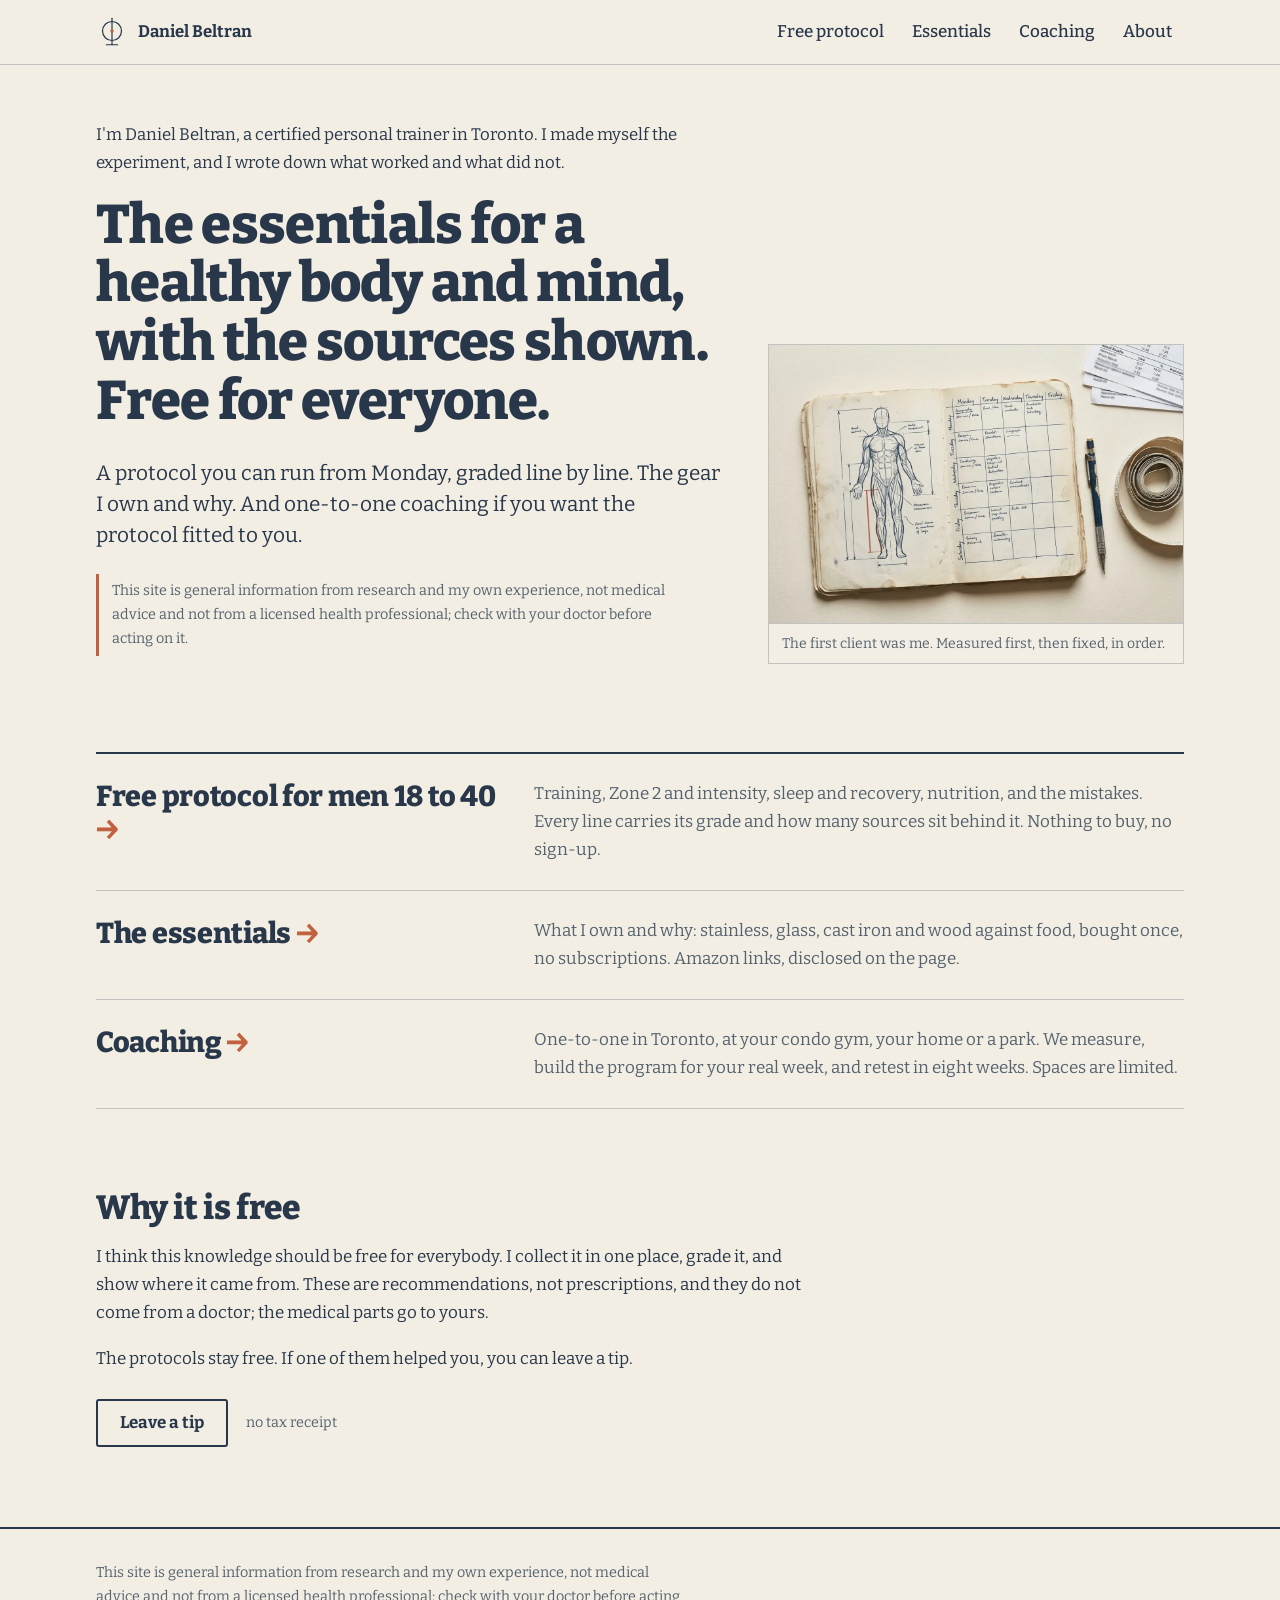
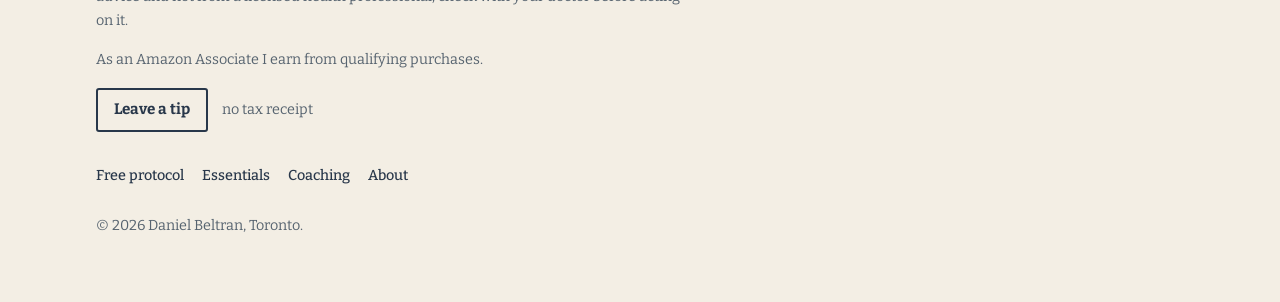
<file: index.html>
<!doctype html>
<html lang="en">
<head>
<meta charset="utf-8">
<meta name="viewport" content="width=device-width, initial-scale=1">
<title>Daniel Beltran | Free health protocols, with the sources shown</title>
<meta name="description" content="Free, graded health protocols with the sources shown, the gear I own and why, and one-to-one coaching in Toronto. By Daniel Beltran, certified personal trainer.">
<meta property="og:type" content="website">
<meta property="og:title" content="Daniel Beltran | Free health protocols, with the sources shown">
<meta property="og:description" content="Free, graded health protocols with the sources shown, the gear I own and why, and one-to-one coaching in Toronto. By Daniel Beltran, certified personal trainer.">
<meta name="twitter:card" content="summary">
<meta name="author" content="Daniel Beltran">
<meta name="theme-color" content="#F3EEE4" media="(prefers-color-scheme: light)">
<meta name="theme-color" content="#1B2531" media="(prefers-color-scheme: dark)">
<link rel="icon" href="assets/brand/monogram.svg" type="image/svg+xml">
<link rel="preconnect" href="https://fonts.googleapis.com">
<link rel="preconnect" href="https://fonts.gstatic.com" crossorigin>
<link rel="preload" as="style" href="https://fonts.googleapis.com/css2?family=Bitter:ital,wght@0,400..800;1,400&amp;display=swap" onload="this.onload=null;this.rel='stylesheet'">
<noscript><link rel="stylesheet" href="https://fonts.googleapis.com/css2?family=Bitter:ital,wght@0,400..800;1,400&amp;display=swap"></noscript>
<link rel="stylesheet" href="styles.css">
<script src="site.js" defer></script>
</head>
<body>
<header class="site-head">
  <div class="wrap bar">
    <a class="brand" href="index.html" aria-current="page">
      <svg viewBox="0 0 64 64" width="32" height="32" aria-hidden="true" focusable="false"><circle cx="32" cy="30" r="19" fill="none" stroke="currentColor" stroke-width="2.4"/><line x1="32" y1="4.5" x2="32" y2="57.5" stroke="currentColor" stroke-width="2.4" stroke-linecap="round"/><line x1="20.5" y1="57.5" x2="43.5" y2="57.5" stroke="currentColor" stroke-width="2.4" stroke-linecap="round"/><circle class="node" cx="32" cy="30" r="3.4"/></svg>
      Daniel Beltran
    </a>
    <button class="nav-toggle" type="button" data-nav-toggle aria-expanded="false" aria-controls="nav">Menu</button>
    <nav class="nav" id="nav" aria-label="Site">
      <a href="men-18-40.html">Free protocol</a>
      <a href="essentials.html">Essentials</a>
      <a href="coaching.html">Coaching</a>
      <a href="about.html">About</a>
    </nav>
  </div>
</header>

<main class="wrap">
  <section class="hero">
    <div>
      <p class="who">I'm Daniel Beltran, a certified personal trainer in Toronto. I made myself the experiment, and I wrote down what worked and what did not.</p>
      <h1>The essentials for a healthy body and mind, with the sources shown. Free for everyone.</h1>
      <p class="lede">A protocol you can run from Monday, graded line by line. The gear I own and why. And one-to-one coaching if you want the protocol fitted to you.</p>
      <p class="notice">This site is general information from research and my own experience, not medical advice and not from a licensed health professional; check with your doctor before acting on it.</p>
    </div>
    <figure class="plate">
      <img src="assets/plates/method.webp" width="1264" height="848" alt="An open notebook: a pencil sketch of a body with measurement lines on the left page, a hand-ruled Monday-to-Saturday grid on the right, with a pencil and a tape measure beside it.">
      <figcaption>The first client was me. Measured first, then fixed, in order.</figcaption>
    </figure>
  </section>

  <ul class="doors">
    <li>
      <a href="men-18-40.html">
        <span class="t">Free protocol for men 18 to 40</span>
        <span class="d">Training, Zone 2 and intensity, sleep and recovery, nutrition, and the mistakes. Every line carries its grade and how many sources sit behind it. Nothing to buy, no sign-up.</span>
      </a>
    </li>
    <li>
      <a href="essentials.html">
        <span class="t">The essentials</span>
        <span class="d">What I own and why: stainless, glass, cast iron and wood against food, bought once, no subscriptions. Amazon links, disclosed on the page.</span>
      </a>
    </li>
    <li>
      <a href="coaching.html">
        <span class="t">Coaching</span>
        <span class="d">One-to-one in Toronto, at your condo gym, your home or a park. We measure, build the program for your real week, and retest in eight weeks. Spaces are limited.</span>
      </a>
    </li>
  </ul>

  <section class="measure">
    <h2>Why it is free</h2>
    <p>I think this knowledge should be free for everybody. I collect it in one place, grade it, and show where it came from. These are recommendations, not prescriptions, and they do not come from a doctor; the medical parts go to yours.</p>
    <p>The protocols stay free. If one of them helped you, you can leave a tip.</p>
    <div class="btn-row">
      <a class="btn" href="https://buy.stripe.com/eVqbJ33tUccc14k6Ko6AM01" rel="noopener">Leave a tip</a>
      <span class="aside-note">no tax receipt</span>
    </div>
  </section>
</main>

<footer class="site-foot">
  <div class="wrap">
    <p>This site is general information from research and my own experience, not medical advice and not from a licensed health professional; check with your doctor before acting on it.</p>
    <p>As an Amazon Associate I earn from qualifying purchases.</p>
    <div class="tip"><a class="btn" href="https://buy.stripe.com/eVqbJ33tUccc14k6Ko6AM01" rel="noopener">Leave a tip</a><span>no tax receipt</span></div>
    <ul class="links">
      <li><a href="men-18-40.html">Free protocol</a></li>
      <li><a href="essentials.html">Essentials</a></li>
      <li><a href="coaching.html">Coaching</a></li>
      <li><a href="about.html">About</a></li>
    </ul>
    <p>&copy; <span data-year>2026</span> Daniel Beltran, Toronto.</p>
  </div>
</footer>
</body>
</html>
</file>
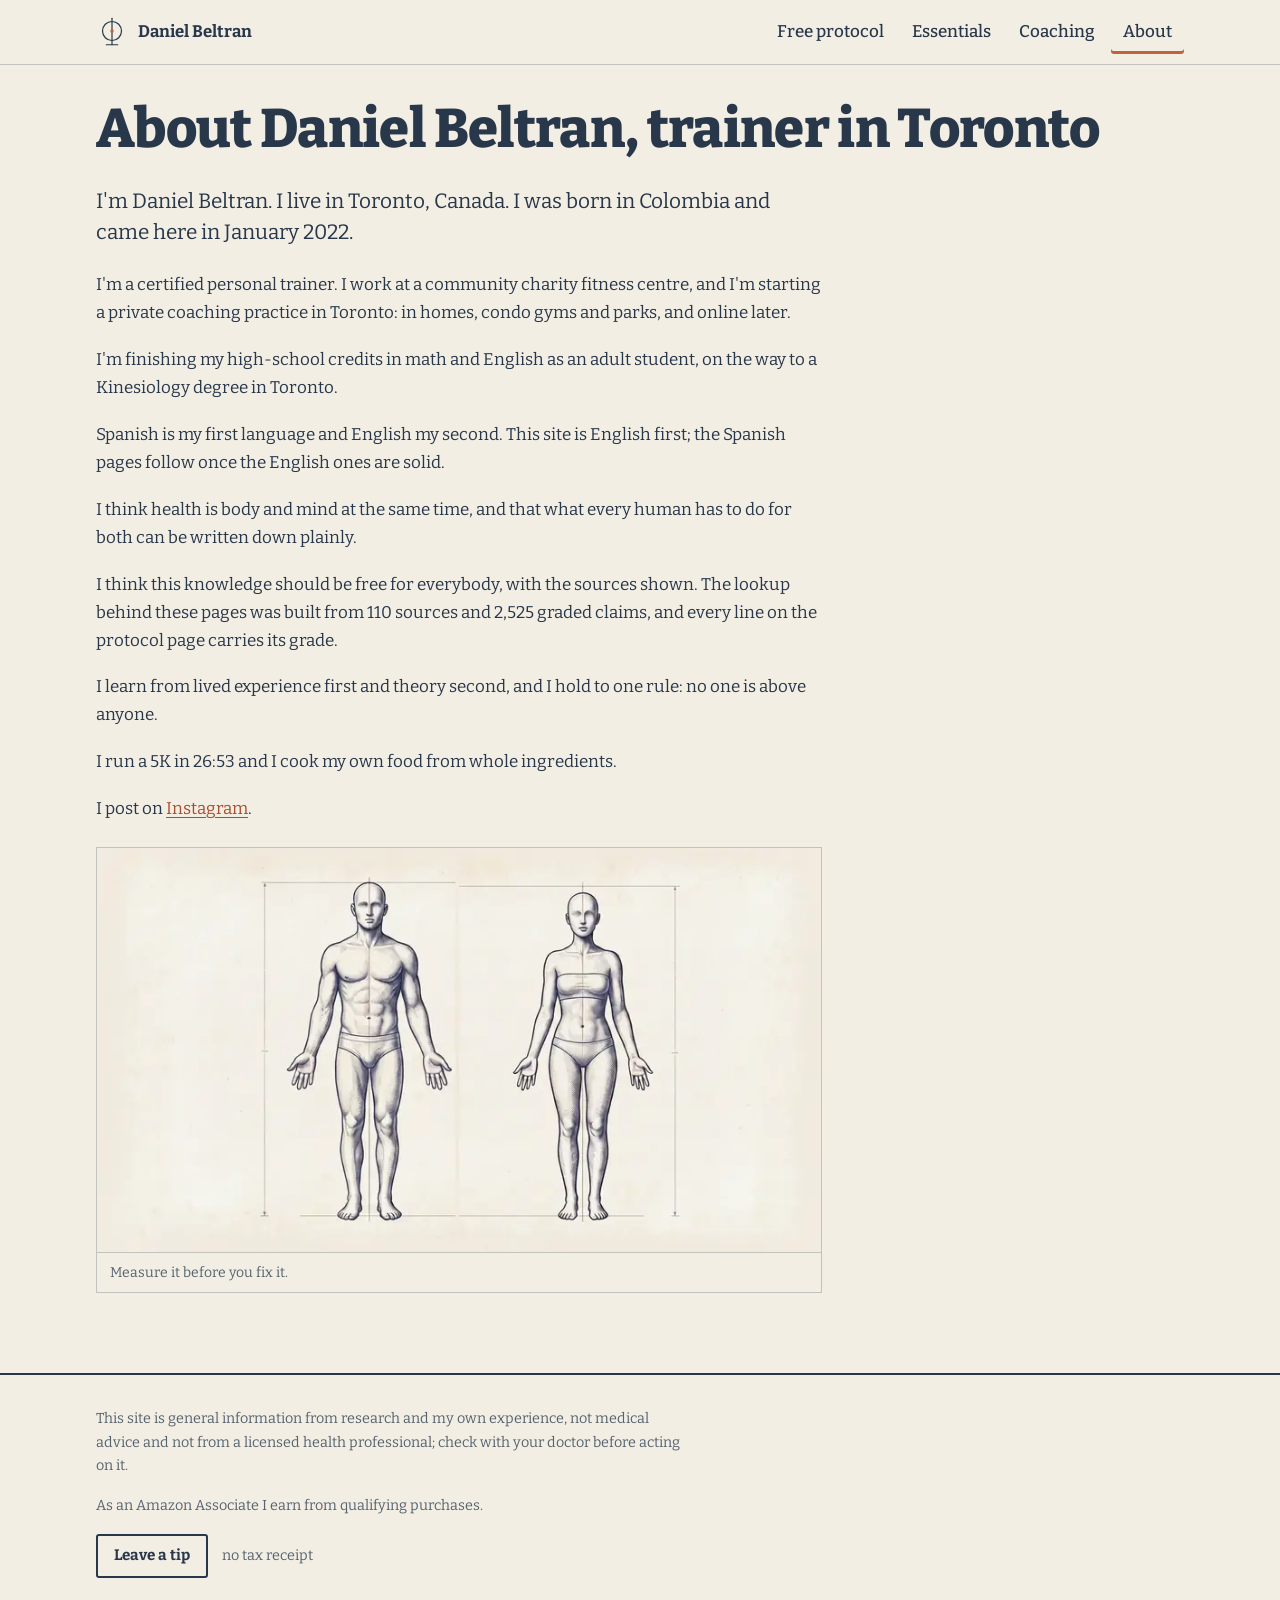
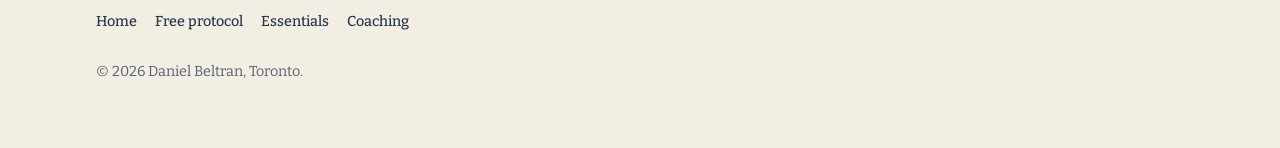
<file: about.html>
<!doctype html>
<html lang="en">
<head>
<meta charset="utf-8">
<meta name="viewport" content="width=device-width, initial-scale=1">
<title>About Daniel Beltran</title>
<meta name="description" content="Daniel Beltran: certified personal trainer in Toronto, born in Colombia, starting a private coaching practice and publishing free, graded health protocols with the sources shown.">
<meta property="og:type" content="website">
<meta property="og:title" content="About Daniel Beltran">
<meta property="og:description" content="Daniel Beltran: certified personal trainer in Toronto, born in Colombia, starting a private coaching practice and publishing free, graded health protocols with the sources shown.">
<meta name="twitter:card" content="summary">
<meta name="author" content="Daniel Beltran">
<meta name="theme-color" content="#F3EEE4" media="(prefers-color-scheme: light)">
<meta name="theme-color" content="#1B2531" media="(prefers-color-scheme: dark)">
<link rel="icon" href="assets/brand/monogram.svg" type="image/svg+xml">
<link rel="preconnect" href="https://fonts.googleapis.com">
<link rel="preconnect" href="https://fonts.gstatic.com" crossorigin>
<link rel="preload" as="style" href="https://fonts.googleapis.com/css2?family=Bitter:ital,wght@0,400..800;1,400&amp;display=swap" onload="this.onload=null;this.rel='stylesheet'">
<noscript><link rel="stylesheet" href="https://fonts.googleapis.com/css2?family=Bitter:ital,wght@0,400..800;1,400&amp;display=swap"></noscript>
<link rel="stylesheet" href="styles.css">
<script src="site.js" defer></script>
</head>
<body>
<header class="site-head">
  <div class="wrap bar">
    <a class="brand" href="index.html">
      <svg viewBox="0 0 64 64" width="32" height="32" aria-hidden="true" focusable="false"><circle cx="32" cy="30" r="19" fill="none" stroke="currentColor" stroke-width="2.4"/><line x1="32" y1="4.5" x2="32" y2="57.5" stroke="currentColor" stroke-width="2.4" stroke-linecap="round"/><line x1="20.5" y1="57.5" x2="43.5" y2="57.5" stroke="currentColor" stroke-width="2.4" stroke-linecap="round"/><circle class="node" cx="32" cy="30" r="3.4"/></svg>
      Daniel Beltran
    </a>
    <button class="nav-toggle" type="button" data-nav-toggle aria-expanded="false" aria-controls="nav">Menu</button>
    <nav class="nav" id="nav" aria-label="Site">
      <a href="men-18-40.html">Free protocol</a>
      <a href="essentials.html">Essentials</a>
      <a href="coaching.html">Coaching</a>
      <a href="about.html" aria-current="page">About</a>
    </nav>
  </div>
</header>

<main class="wrap">
  <h1>About Daniel Beltran, trainer in Toronto</h1>
  <div class="measure">
    <p class="lede">I'm Daniel Beltran. I live in Toronto, Canada. I was born in Colombia and came here in January 2022.</p>
    <p>I'm a certified personal trainer. I work at a community charity fitness centre, and I'm starting a private coaching practice in Toronto: in homes, condo gyms and parks, and online later.</p>
    <p>I'm finishing my high-school credits in math and English as an adult student, on the way to a Kinesiology degree in Toronto.</p>
    <p>Spanish is my first language and English my second. This site is English first; the Spanish pages follow once the English ones are solid.</p>
    <p>I think health is body and mind at the same time, and that what every human has to do for both can be written down plainly.</p>
    <p>I think this knowledge should be free for everybody, with the sources shown. The lookup behind these pages was built from 110 sources and 2,525 graded claims, and every line on the protocol page carries its grade.</p>
    <p>I learn from lived experience first and theory second, and I hold to one rule: no one is above anyone.</p>
    <p>I run a 5K in 26:53 and I cook my own food from whole ingredients.</p>
    <p>I post on <a href="https://www.instagram.com/danielbeltrann_/" rel="me noopener">Instagram</a>.</p>
  </div>

  <figure class="plate measure">
    <img src="assets/body/phase-whole-1200.webp" srcset="assets/body/phase-whole-800.webp 800w, assets/body/phase-whole-1200.webp 1200w" sizes="(max-width:720px) 100vw, 720px" width="1200" height="670" loading="lazy" alt="Engraving-style drawing of a man and a woman standing side by side, with height and proportion lines marked beside them, on paper.">
    <figcaption>Measure it before you fix it.</figcaption>
  </figure>
</main>

<footer class="site-foot">
  <div class="wrap">
    <p>This site is general information from research and my own experience, not medical advice and not from a licensed health professional; check with your doctor before acting on it.</p>
    <p>As an Amazon Associate I earn from qualifying purchases.</p>
    <div class="tip"><a class="btn" href="https://buy.stripe.com/eVqbJ33tUccc14k6Ko6AM01" rel="noopener">Leave a tip</a><span>no tax receipt</span></div>
    <ul class="links">
      <li><a href="index.html">Home</a></li>
      <li><a href="men-18-40.html">Free protocol</a></li>
      <li><a href="essentials.html">Essentials</a></li>
      <li><a href="coaching.html">Coaching</a></li>
    </ul>
    <p>&copy; <span data-year>2026</span> Daniel Beltran, Toronto.</p>
  </div>
</footer>
</body>
</html>
</file>
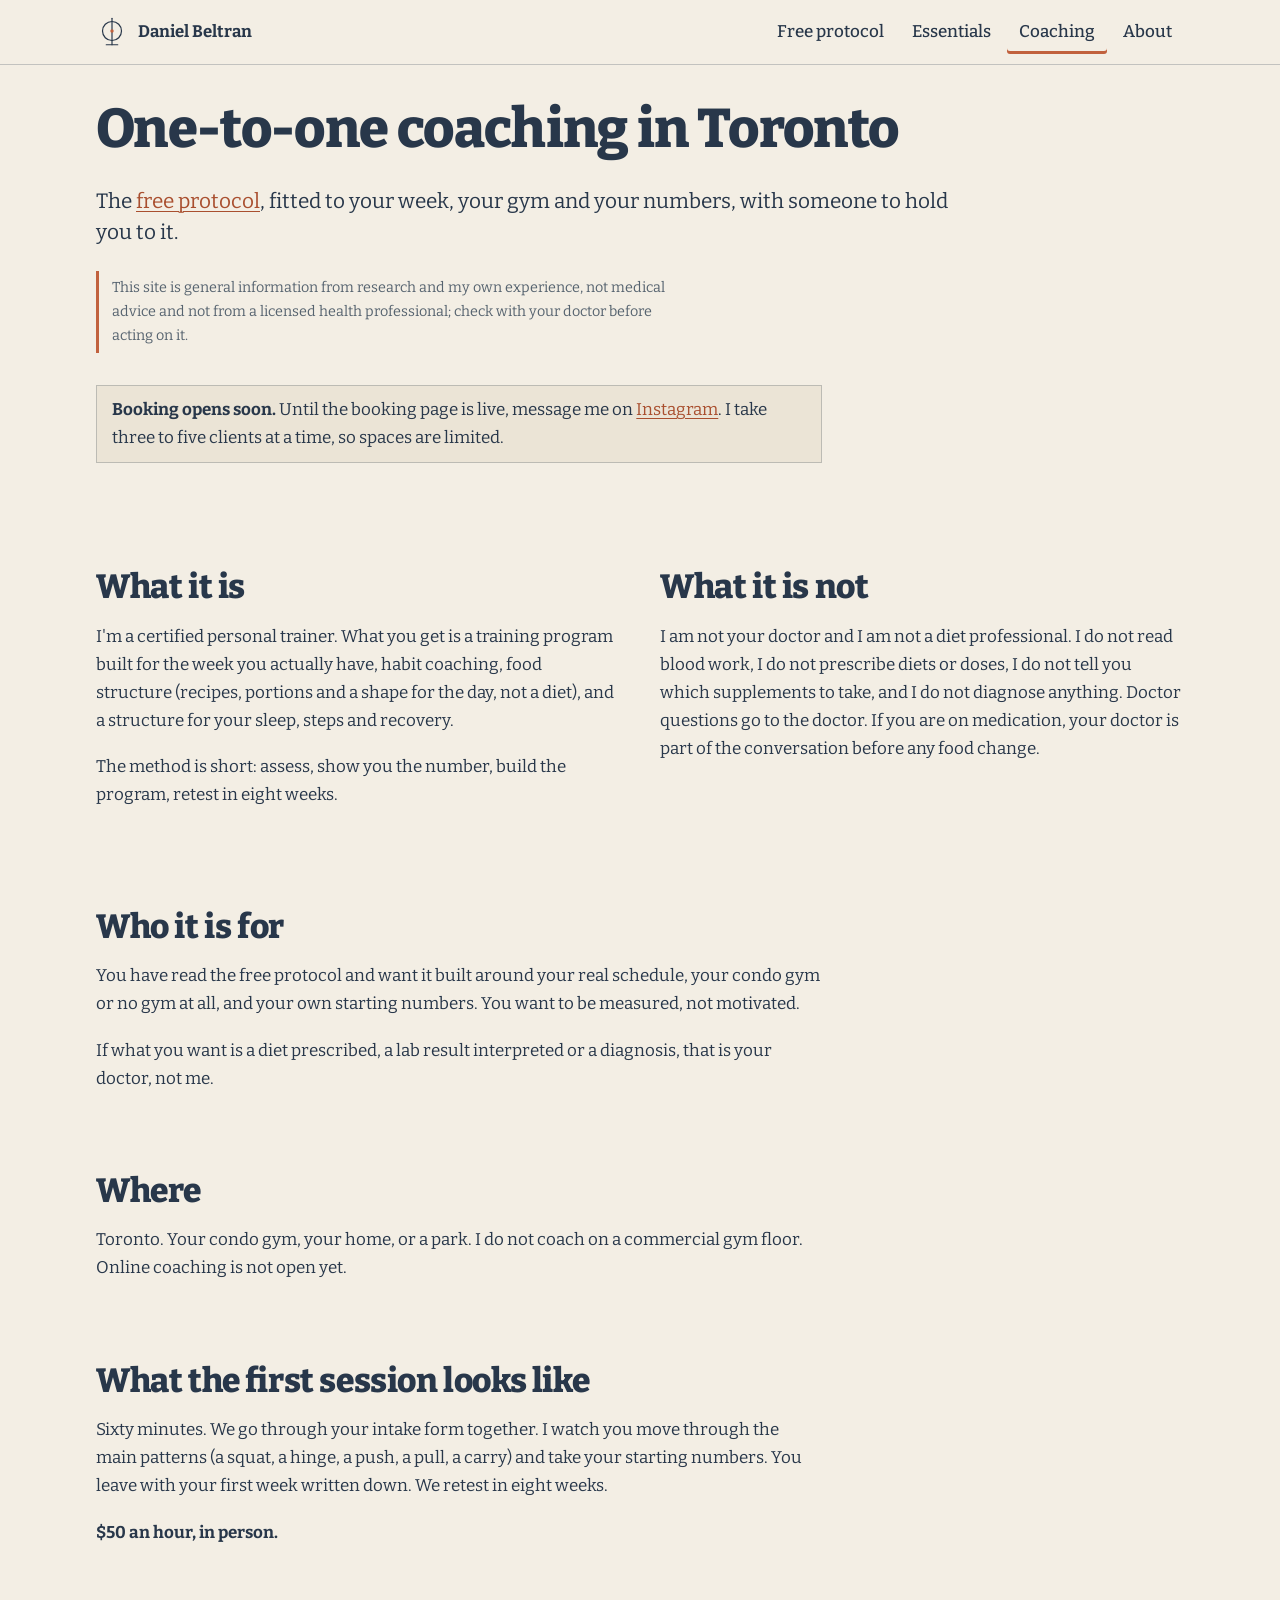
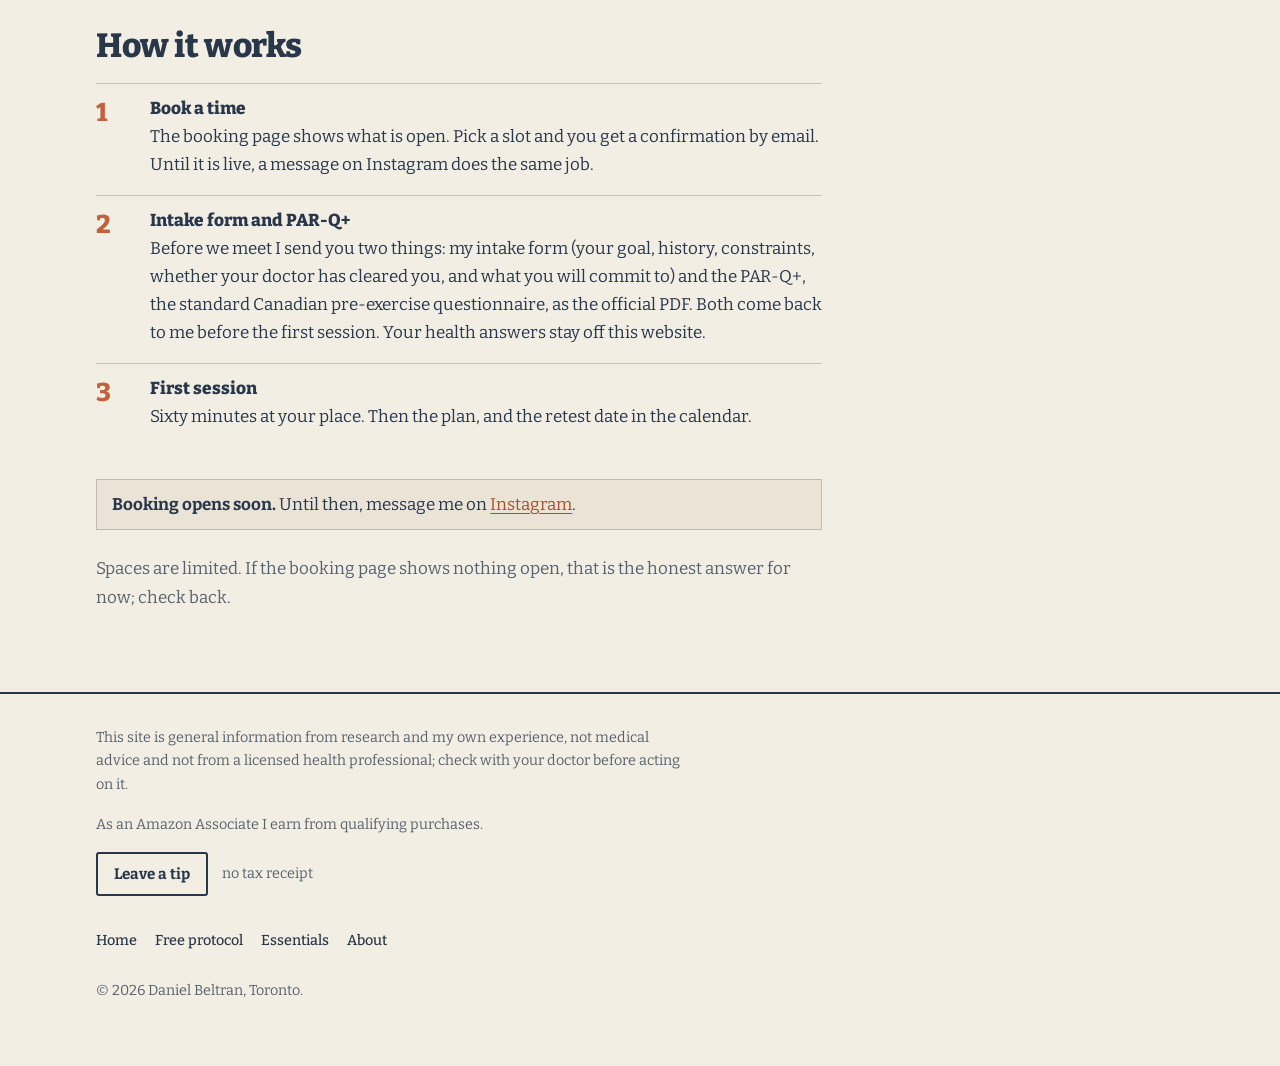
<file: coaching.html>
<!doctype html>
<html lang="en">
<head>
<meta charset="utf-8">
<meta name="viewport" content="width=device-width, initial-scale=1">
<title>Coaching in Toronto</title>
<meta name="description" content="One-to-one coaching in Toronto with Daniel Beltran, certified personal trainer: the free protocol fitted to your week, at your condo gym, home or a park. Book a time, fill the intake, first session.">
<meta property="og:type" content="website">
<meta property="og:title" content="One-to-one coaching in Toronto">
<meta property="og:description" content="One-to-one coaching in Toronto with Daniel Beltran, certified personal trainer: the free protocol fitted to your week, at your condo gym, home or a park. Book a time, fill the intake, first session.">
<meta name="twitter:card" content="summary">
<meta name="author" content="Daniel Beltran">
<meta name="theme-color" content="#F3EEE4" media="(prefers-color-scheme: light)">
<meta name="theme-color" content="#1B2531" media="(prefers-color-scheme: dark)">
<link rel="icon" href="assets/brand/monogram.svg" type="image/svg+xml">
<link rel="preconnect" href="https://fonts.googleapis.com">
<link rel="preconnect" href="https://fonts.gstatic.com" crossorigin>
<link rel="preload" as="style" href="https://fonts.googleapis.com/css2?family=Bitter:ital,wght@0,400..800;1,400&amp;display=swap" onload="this.onload=null;this.rel='stylesheet'">
<noscript><link rel="stylesheet" href="https://fonts.googleapis.com/css2?family=Bitter:ital,wght@0,400..800;1,400&amp;display=swap"></noscript>
<link rel="stylesheet" href="styles.css">
<script src="site.js" defer></script>
</head>
<body>
<header class="site-head">
  <div class="wrap bar">
    <a class="brand" href="index.html">
      <svg viewBox="0 0 64 64" width="32" height="32" aria-hidden="true" focusable="false"><circle cx="32" cy="30" r="19" fill="none" stroke="currentColor" stroke-width="2.4"/><line x1="32" y1="4.5" x2="32" y2="57.5" stroke="currentColor" stroke-width="2.4" stroke-linecap="round"/><line x1="20.5" y1="57.5" x2="43.5" y2="57.5" stroke="currentColor" stroke-width="2.4" stroke-linecap="round"/><circle class="node" cx="32" cy="30" r="3.4"/></svg>
      Daniel Beltran
    </a>
    <button class="nav-toggle" type="button" data-nav-toggle aria-expanded="false" aria-controls="nav">Menu</button>
    <nav class="nav" id="nav" aria-label="Site">
      <a href="men-18-40.html">Free protocol</a>
      <a href="essentials.html">Essentials</a>
      <a href="coaching.html" aria-current="page">Coaching</a>
      <a href="about.html">About</a>
    </nav>
  </div>
</header>

<main class="wrap">
  <h1>One-to-one coaching in Toronto</h1>
  <p class="lede">The <a href="men-18-40.html">free protocol</a>, fitted to your week, your gym and your numbers, with someone to hold you to it.</p>
  <p class="notice">This site is general information from research and my own experience, not medical advice and not from a licensed health professional; check with your doctor before acting on it.</p>

  <!-- booking-link: when the Google Calendar booking URL is ready, replace this paragraph with
       <div class="btn-row"><a class="btn btn-primary" href="https://www.instagram.com/danielbeltrann_/" rel="me noopener" data-booking-button>Message me to book</a><span class="aside-note">I take three to five clients at a time, so spaces are limited.</span></div> -->
  <p class="book-soon"><strong>Booking opens soon.</strong> Until the booking page is live, message me on <a href="https://www.instagram.com/danielbeltrann_/" rel="me noopener">Instagram</a>. I take three to five clients at a time, so spaces are limited.</p>

  <div class="twocol">
    <section class="measure">
      <h2>What it is</h2>
      <p>I'm a certified personal trainer. What you get is a training program built for the week you actually have, habit coaching, food structure (recipes, portions and a shape for the day, not a diet), and a structure for your sleep, steps and recovery.</p>
      <p>The method is short: assess, show you the number, build the program, retest in eight weeks.</p>
    </section>
    <section class="measure">
      <h2>What it is not</h2>
      <p>I am not your doctor and I am not a diet professional. I do not read blood work, I do not prescribe diets or doses, I do not tell you which supplements to take, and I do not diagnose anything. Doctor questions go to the doctor. If you are on medication, your doctor is part of the conversation before any food change.</p>
    </section>
  </div>

  <section class="measure">
    <h2>Who it is for</h2>
    <p>You have read the free protocol and want it built around your real schedule, your condo gym or no gym at all, and your own starting numbers. You want to be measured, not motivated.</p>
    <p>If what you want is a diet prescribed, a lab result interpreted or a diagnosis, that is your doctor, not me.</p>
  </section>

  <section class="measure">
    <h2>Where</h2>
    <p>Toronto. Your condo gym, your home, or a park. I do not coach on a commercial gym floor. Online coaching is not open yet.</p>
  </section>

  <section class="measure">
    <h2>What the first session looks like</h2>
    <p>Sixty minutes. We go through your intake form together. I watch you move through the main patterns (a squat, a hinge, a push, a pull, a carry) and take your starting numbers. You leave with your first week written down. We retest in eight weeks.</p>
    <p><strong>$50 an hour, in person.</strong></p>
  </section>

  <section class="measure">
    <h2>How it works</h2>
    <ol class="steps">
      <li>
        <h3>Book a time</h3>
        <p>The booking page shows what is open. Pick a slot and you get a confirmation by email. Until it is live, a message on Instagram does the same job.</p>
      </li>
      <li>
        <h3>Intake form and PAR-Q+</h3>
        <p>Before we meet I send you two things: my intake form (your goal, history, constraints, whether your doctor has cleared you, and what you will commit to) and the PAR-Q+, the standard Canadian pre-exercise questionnaire, as the official PDF. Both come back to me before the first session. Your health answers stay off this website.</p>
      </li>
      <li>
        <h3>First session</h3>
        <p>Sixty minutes at your place. Then the plan, and the retest date in the calendar.</p>
      </li>
    </ol>
    <!-- booking-link: when the Google Calendar booking URL is ready, replace this paragraph with
       <div class="btn-row"><a class="btn btn-primary" href="https://www.instagram.com/danielbeltrann_/" rel="me noopener" data-booking-button>Message me to book</a></div> -->
    <p class="book-soon"><strong>Booking opens soon.</strong> Until then, message me on <a href="https://www.instagram.com/danielbeltrann_/" rel="me noopener">Instagram</a>.</p>
    <p class="muted">Spaces are limited. If the booking page shows nothing open, that is the honest answer for now; check back.</p>
  </section>
</main>

<footer class="site-foot">
  <div class="wrap">
    <p>This site is general information from research and my own experience, not medical advice and not from a licensed health professional; check with your doctor before acting on it.</p>
    <p>As an Amazon Associate I earn from qualifying purchases.</p>
    <div class="tip"><a class="btn" href="https://buy.stripe.com/eVqbJ33tUccc14k6Ko6AM01" rel="noopener">Leave a tip</a><span>no tax receipt</span></div>
    <ul class="links">
      <li><a href="index.html">Home</a></li>
      <li><a href="men-18-40.html">Free protocol</a></li>
      <li><a href="essentials.html">Essentials</a></li>
      <li><a href="about.html">About</a></li>
    </ul>
    <p>&copy; <span data-year>2026</span> Daniel Beltran, Toronto.</p>
  </div>
</footer>
</body>
</html>
</file>
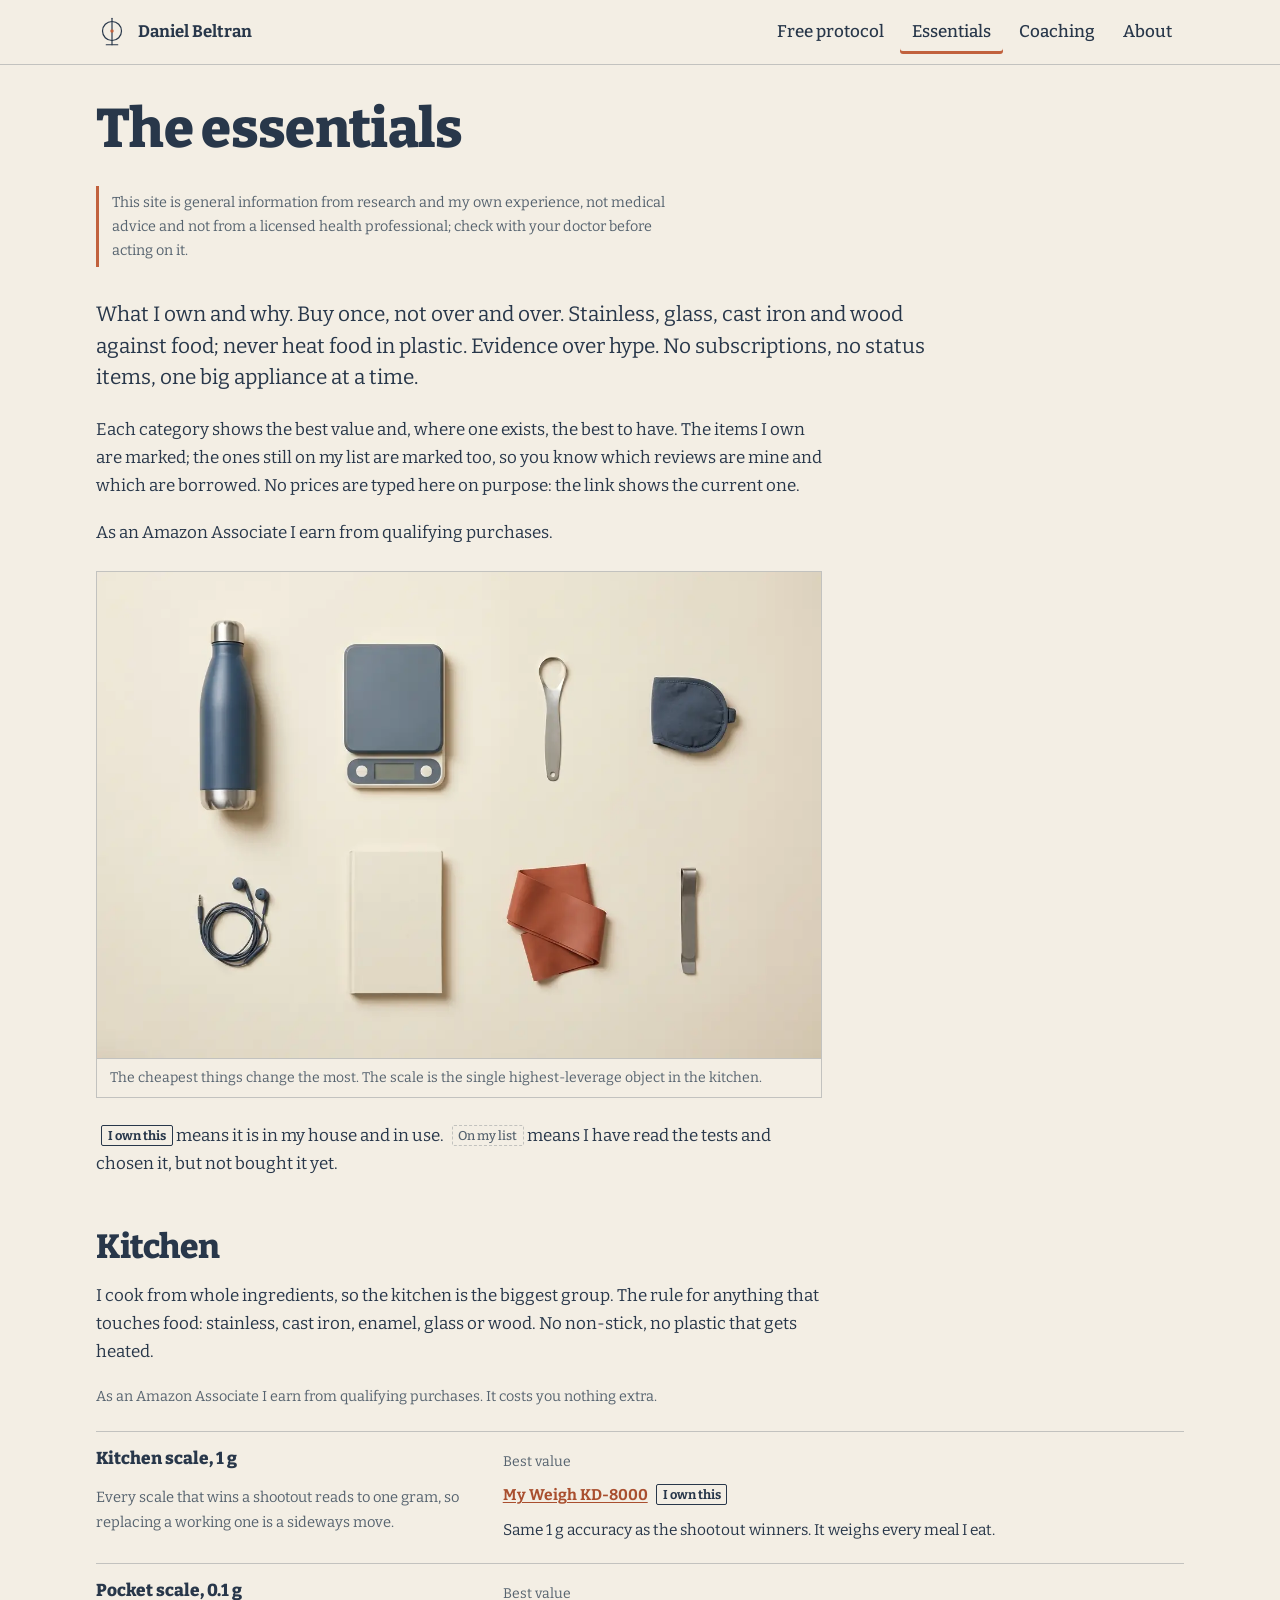
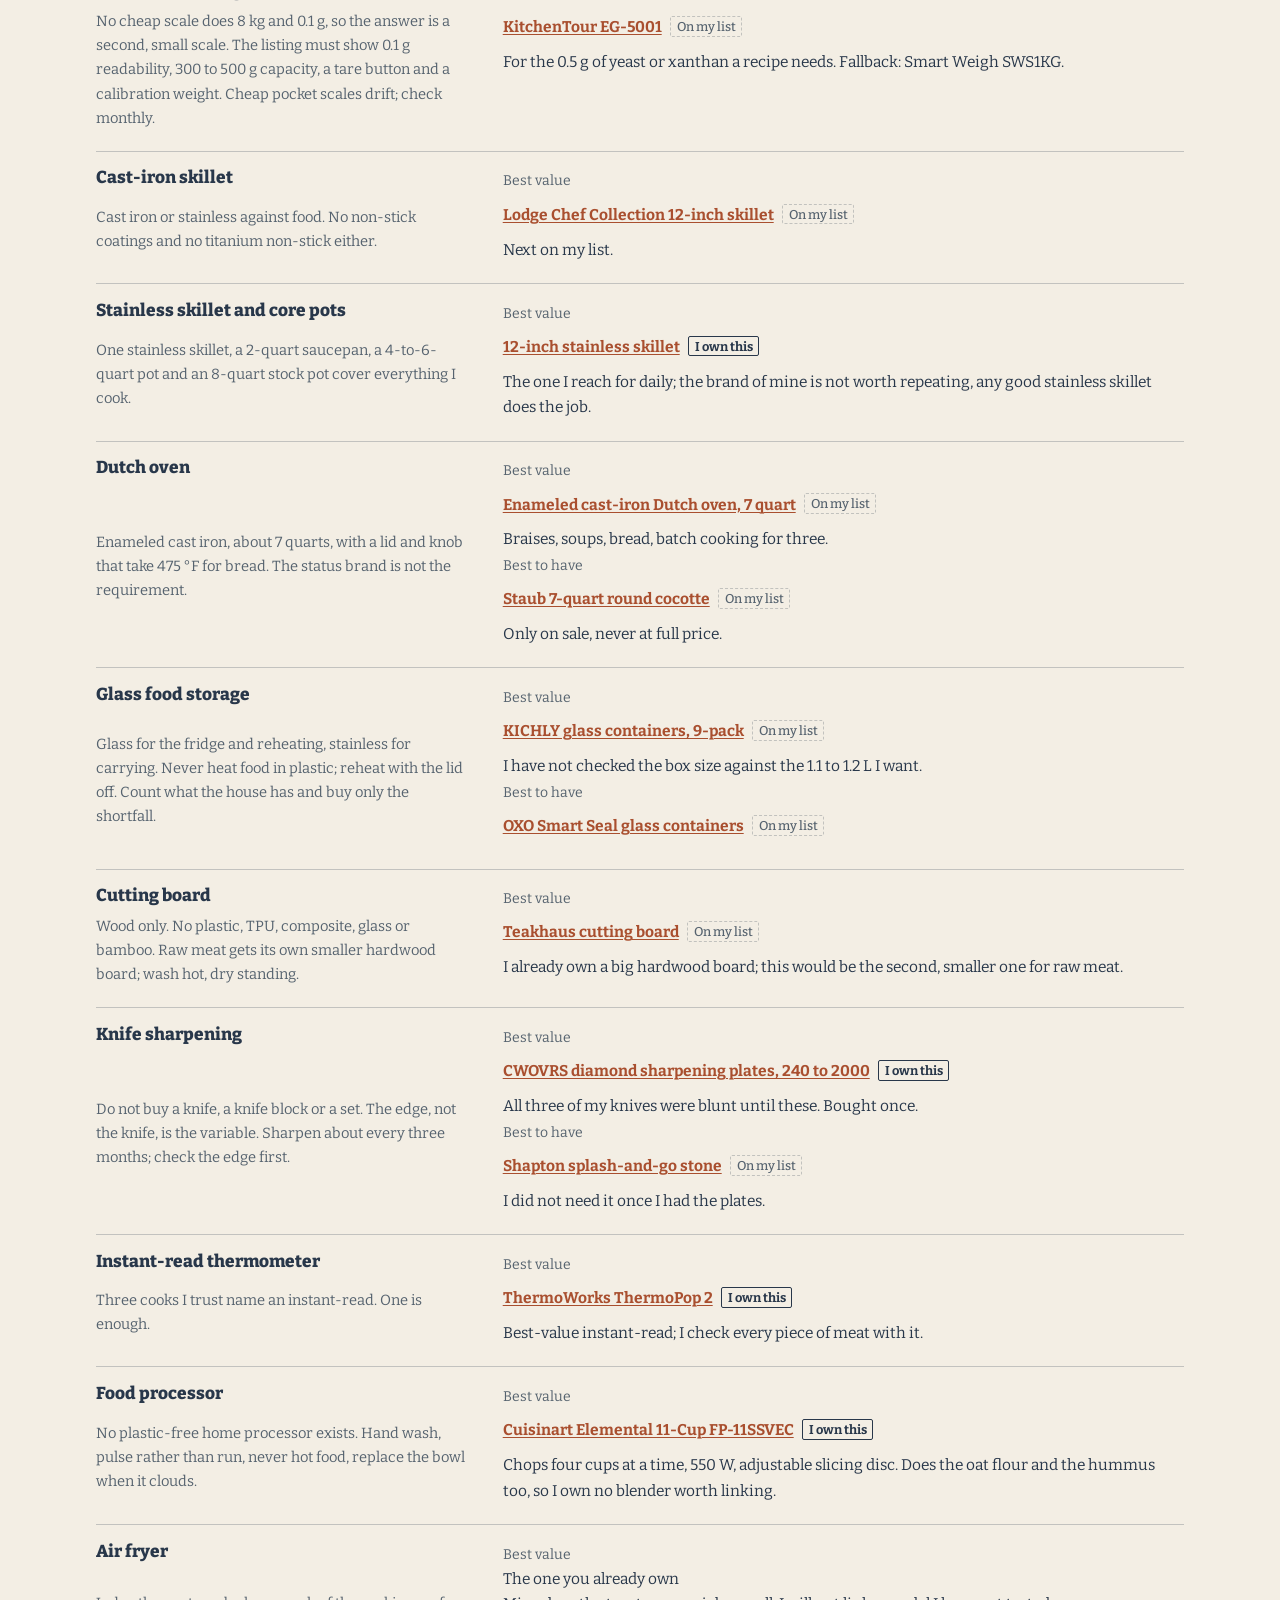
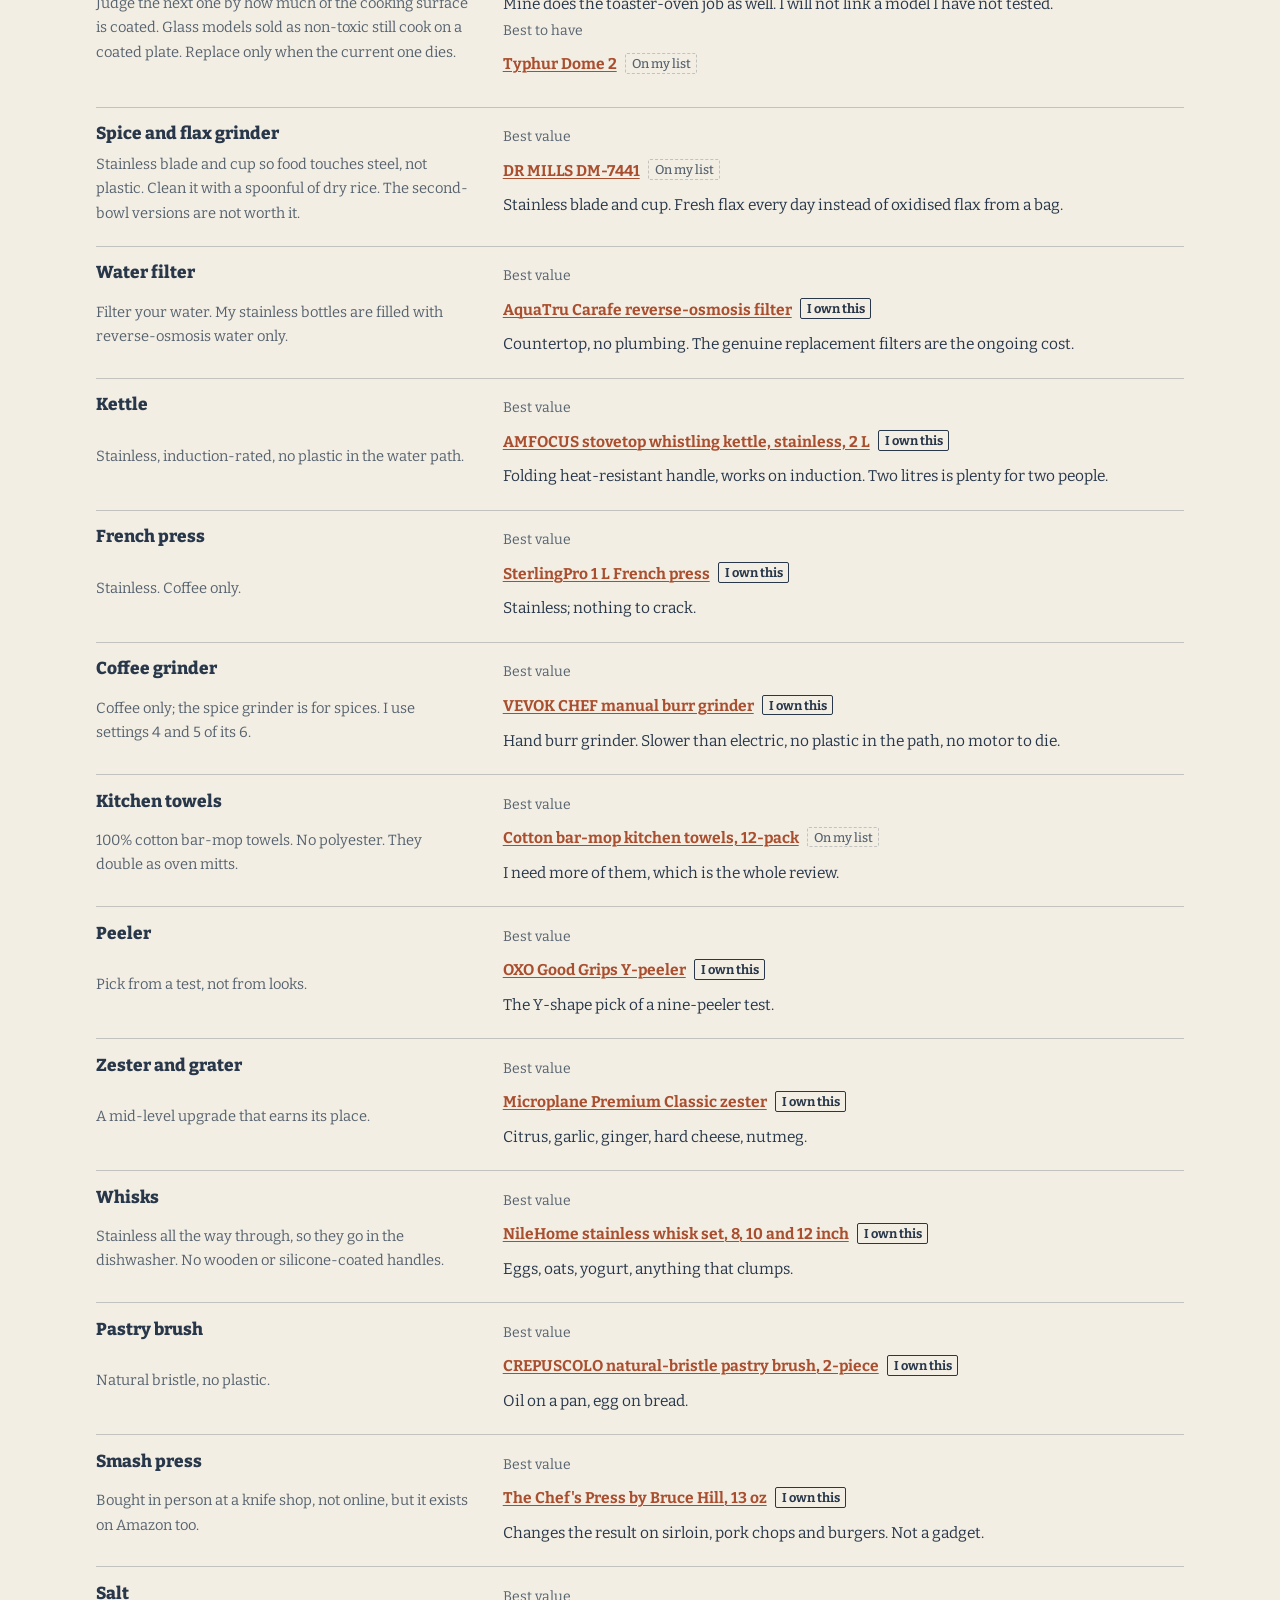
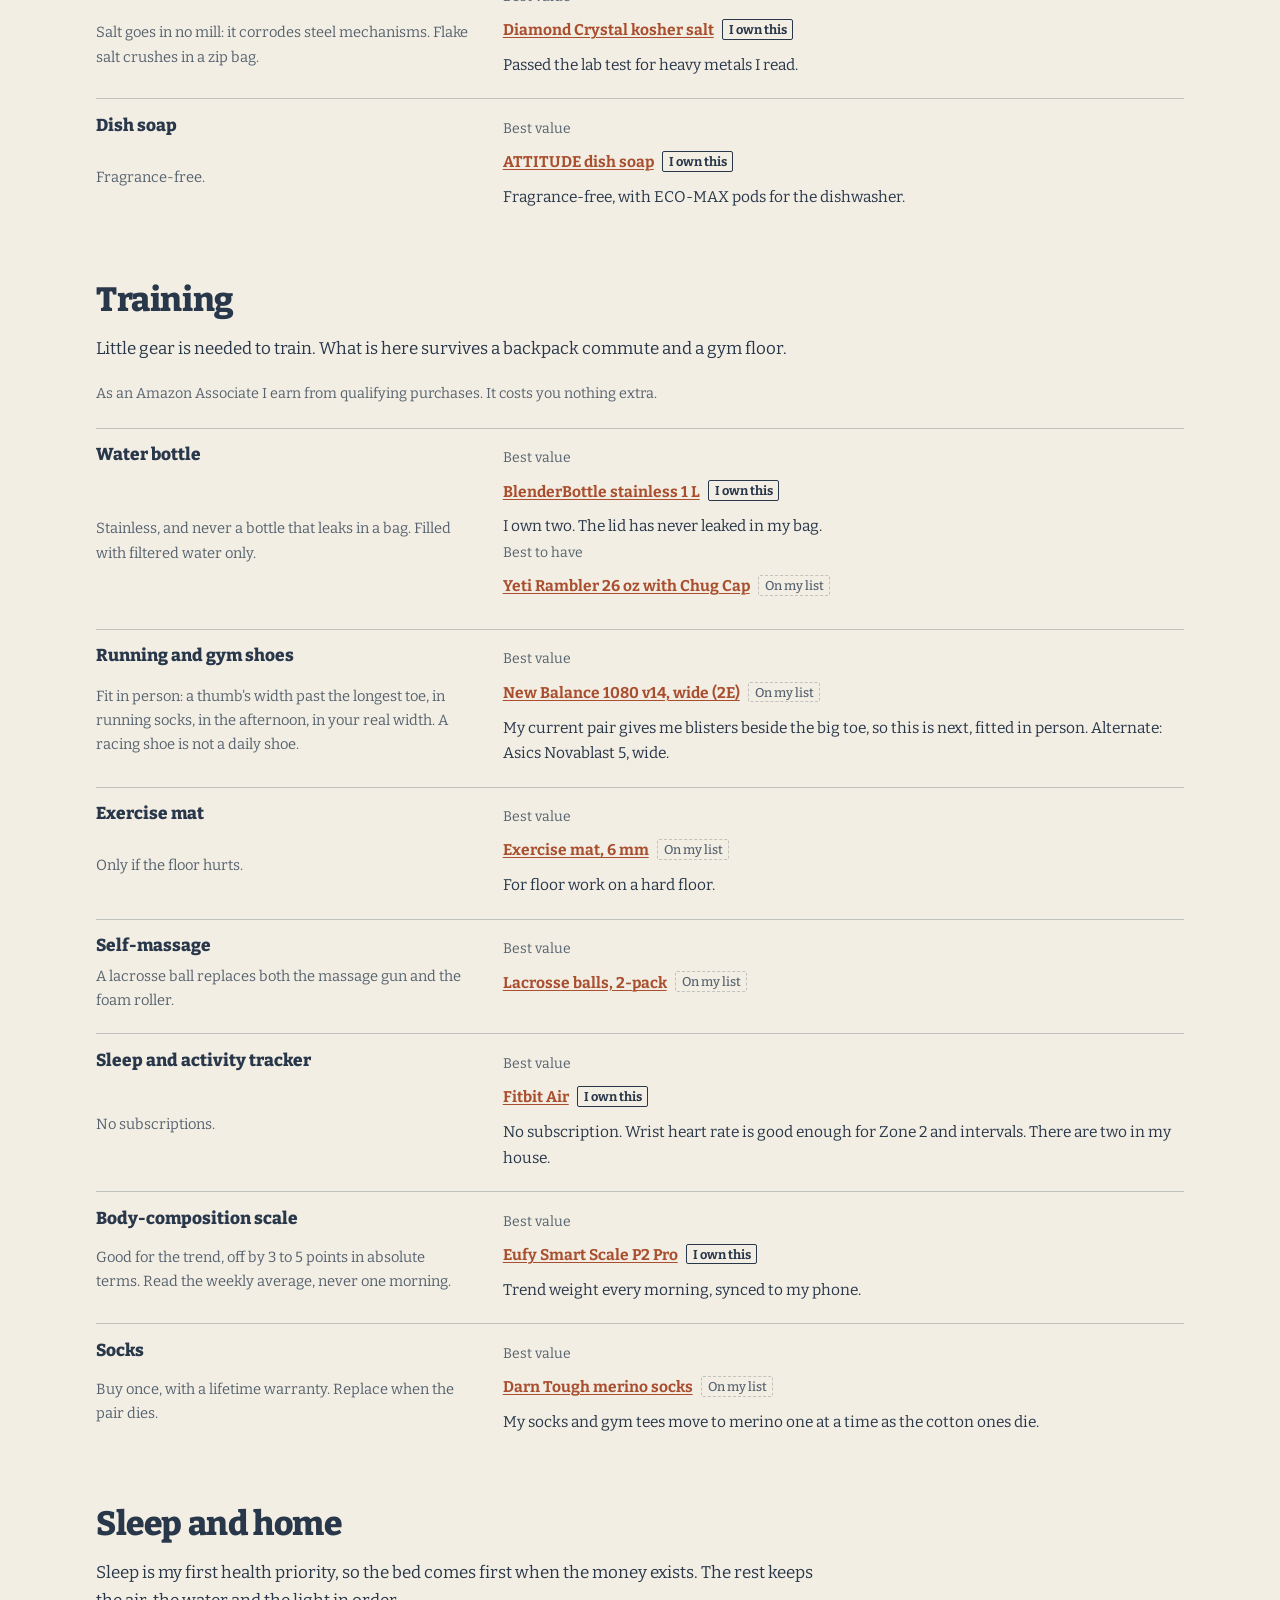
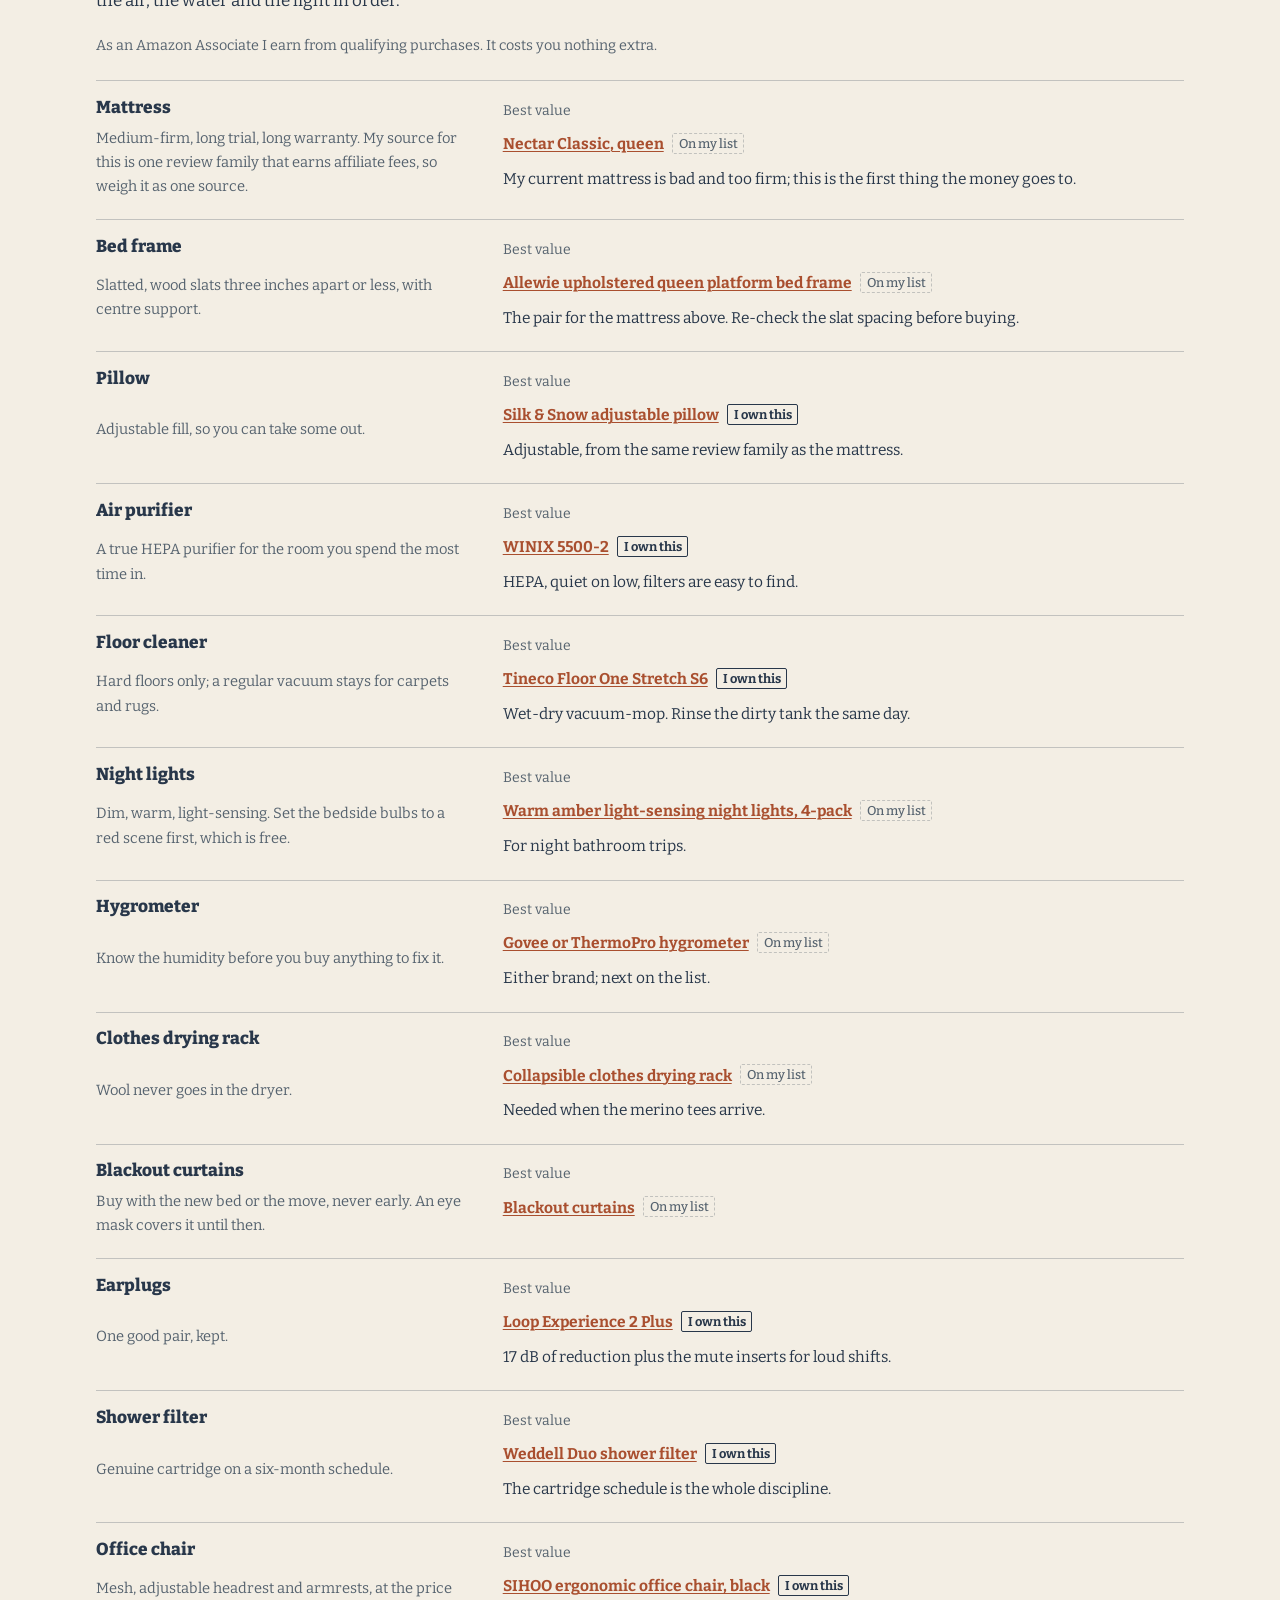
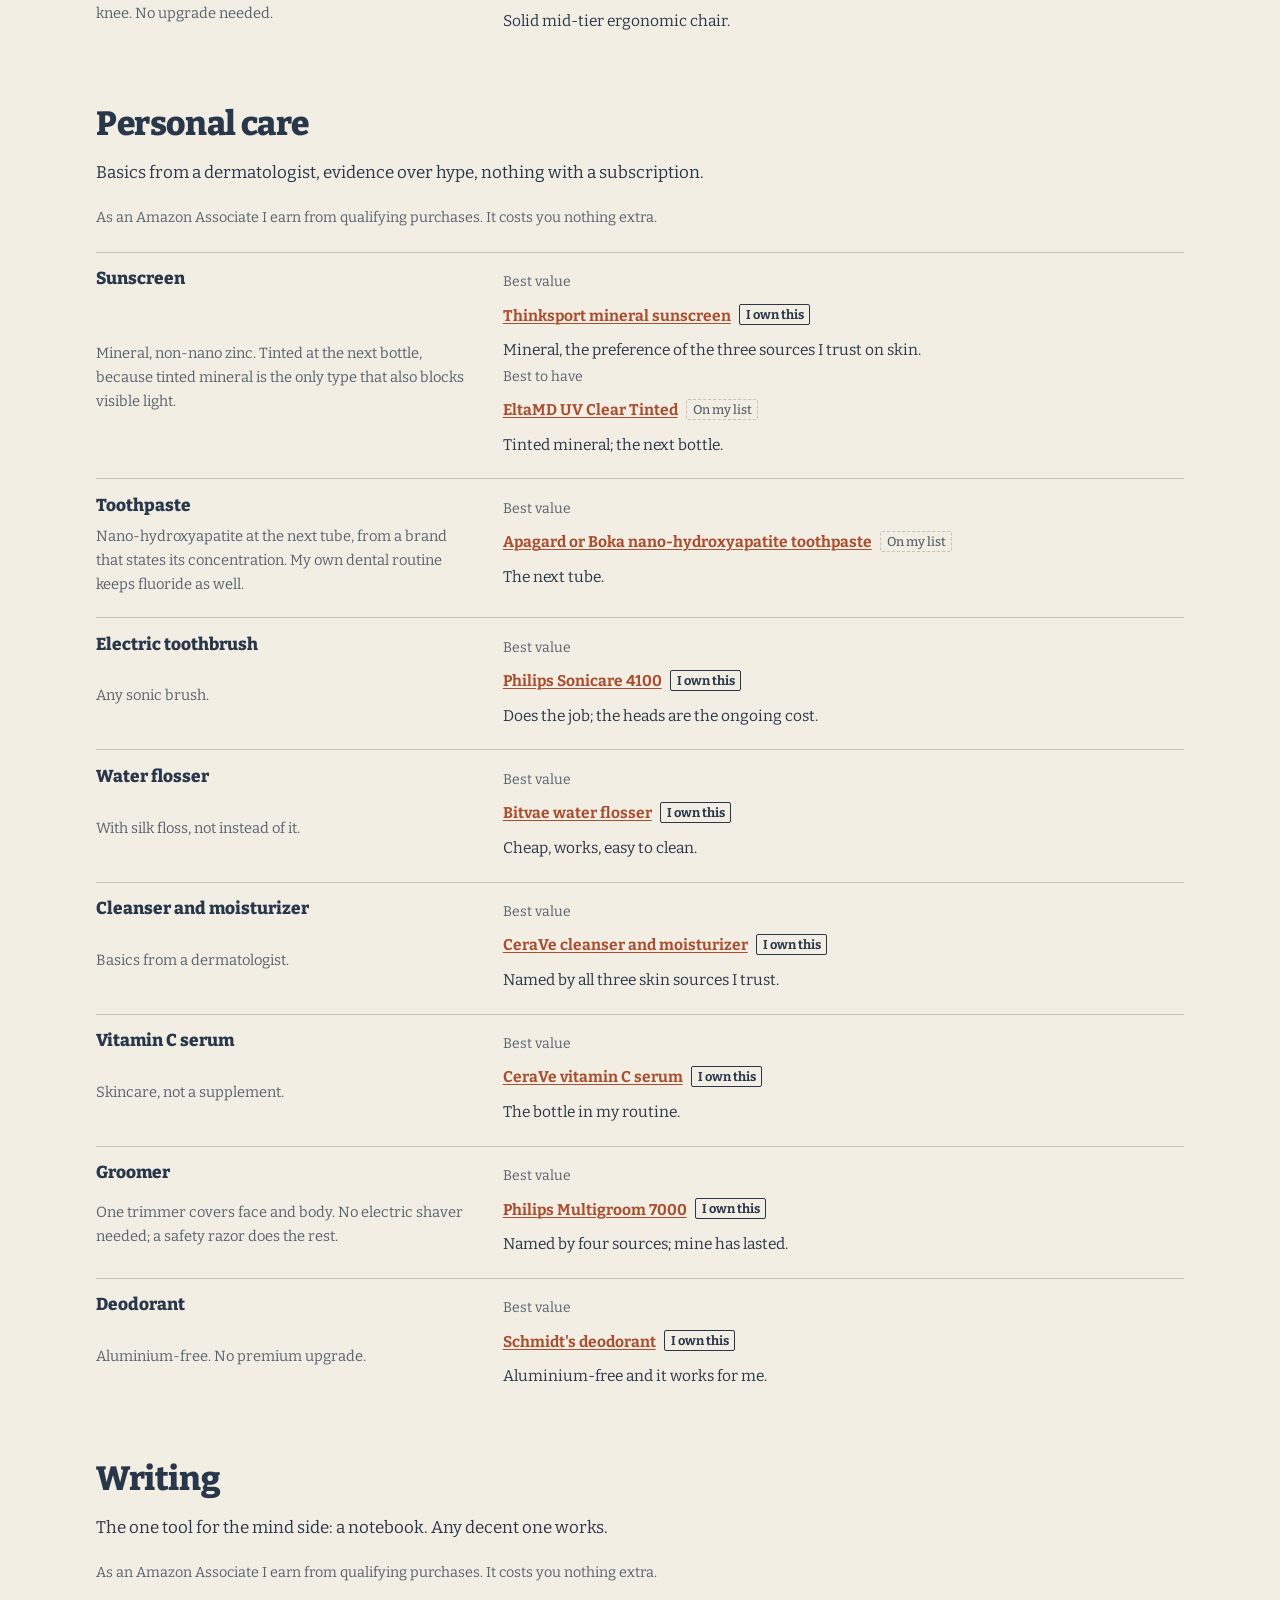
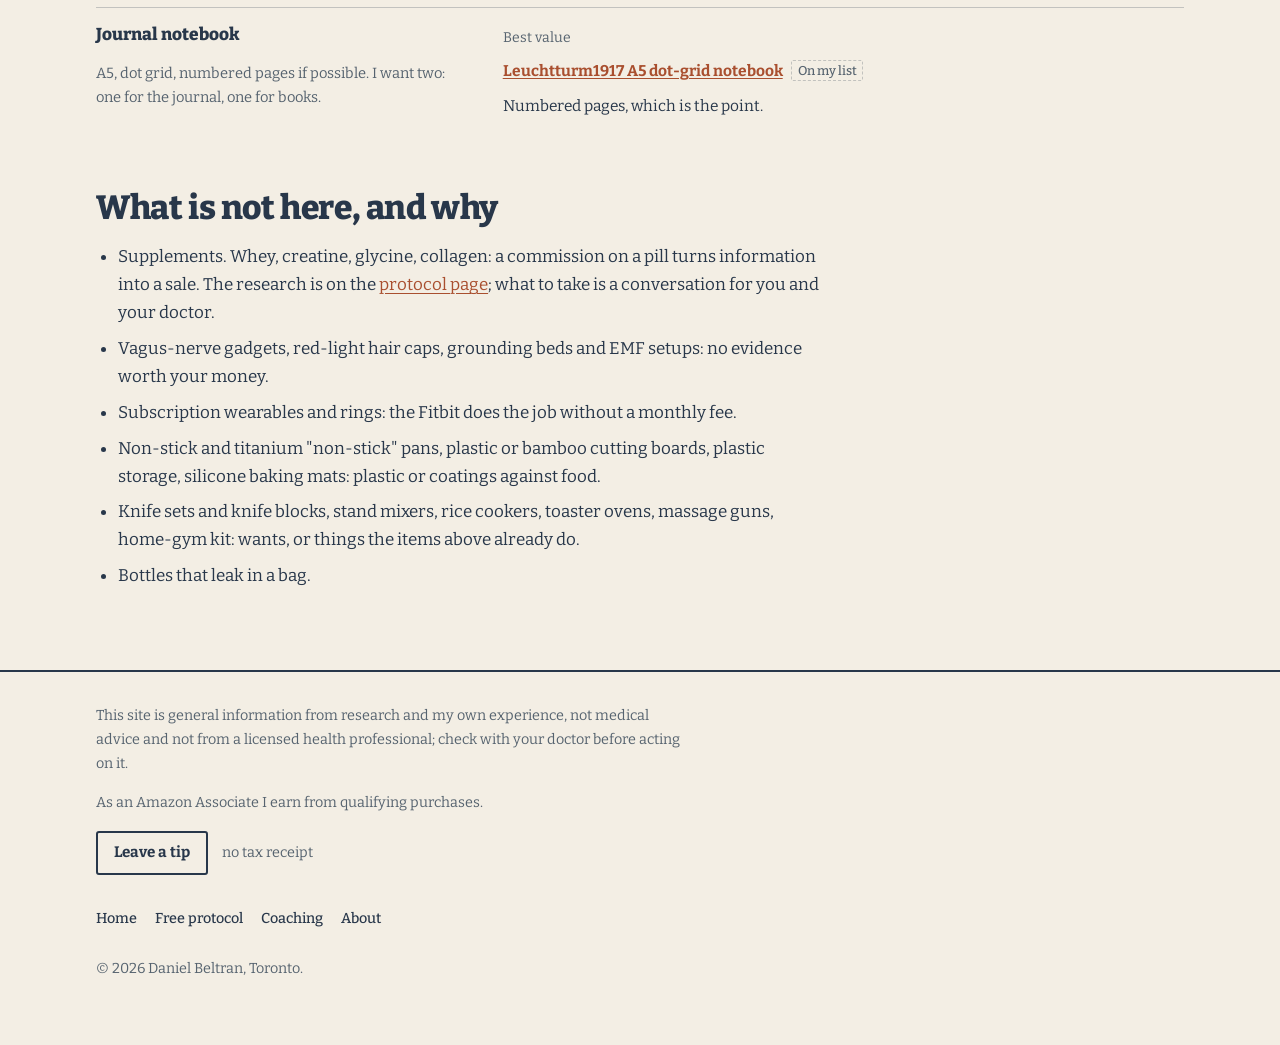
<file: essentials.html>
<!doctype html>
<html lang="en">
<head>
<meta charset="utf-8">
<meta name="viewport" content="width=device-width, initial-scale=1">
<title>The essentials</title>
<meta name="description" content="The gear I own and why: stainless, glass, cast iron and wood against food, bought once, no subscriptions. Best value and best to have per category, with Amazon links disclosed. No prices typed.">
<meta property="og:type" content="website">
<meta property="og:title" content="The essentials">
<meta property="og:description" content="The gear I own and why: stainless, glass, cast iron and wood against food, bought once, no subscriptions. Best value and best to have per category, with Amazon links disclosed. No prices typed.">
<meta name="twitter:card" content="summary">
<meta name="author" content="Daniel Beltran">
<meta name="theme-color" content="#F3EEE4" media="(prefers-color-scheme: light)">
<meta name="theme-color" content="#1B2531" media="(prefers-color-scheme: dark)">
<link rel="icon" href="assets/brand/monogram.svg" type="image/svg+xml">
<link rel="preconnect" href="https://fonts.googleapis.com">
<link rel="preconnect" href="https://fonts.gstatic.com" crossorigin>
<link rel="preload" as="style" href="https://fonts.googleapis.com/css2?family=Bitter:ital,wght@0,400..800;1,400&amp;display=swap" onload="this.onload=null;this.rel='stylesheet'">
<noscript><link rel="stylesheet" href="https://fonts.googleapis.com/css2?family=Bitter:ital,wght@0,400..800;1,400&amp;display=swap"></noscript>
<link rel="stylesheet" href="styles.css">
<script src="site.js" defer></script>
</head>
<body>
<header class="site-head">
  <div class="wrap bar">
    <a class="brand" href="index.html">
      <svg viewBox="0 0 64 64" width="32" height="32" aria-hidden="true" focusable="false"><circle cx="32" cy="30" r="19" fill="none" stroke="currentColor" stroke-width="2.4"/><line x1="32" y1="4.5" x2="32" y2="57.5" stroke="currentColor" stroke-width="2.4" stroke-linecap="round"/><line x1="20.5" y1="57.5" x2="43.5" y2="57.5" stroke="currentColor" stroke-width="2.4" stroke-linecap="round"/><circle class="node" cx="32" cy="30" r="3.4"/></svg>
      Daniel Beltran
    </a>
    <button class="nav-toggle" type="button" data-nav-toggle aria-expanded="false" aria-controls="nav">Menu</button>
    <nav class="nav" id="nav" aria-label="Site">
      <a href="men-18-40.html">Free protocol</a>
      <a href="essentials.html" aria-current="page">Essentials</a>
      <a href="coaching.html">Coaching</a>
      <a href="about.html">About</a>
    </nav>
  </div>
</header>

<main class="wrap">
  <h1>The essentials</h1>
  <p class="notice">This site is general information from research and my own experience, not medical advice and not from a licensed health professional; check with your doctor before acting on it.</p>
  <p class="lede">What I own and why. Buy once, not over and over. Stainless, glass, cast iron and wood against food; never heat food in plastic. Evidence over hype. No subscriptions, no status items, one big appliance at a time.</p>
  <p class="measure">Each category shows the best value and, where one exists, the best to have. The items I own are marked; the ones still on my list are marked too, so you know which reviews are mine and which are borrowed. No prices are typed here on purpose: the link shows the current one.</p>
  <p class="measure">As an Amazon Associate I earn from qualifying purchases.</p>

  <figure class="plate measure">
    <img src="assets/plates/kits.webp" width="1264" height="848" loading="lazy" alt="Eight objects laid out on paper: a steel water bottle, a kitchen scale, a tongue scraper, a sleep mask, wired earbuds, a plain notebook, a folded resistance band and a steel clip.">
    <figcaption>The cheapest things change the most. The scale is the single highest-leverage object in the kitchen.</figcaption>
  </figure>

  <p class="measure"><span class="own">I own this</span> means it is in my house and in use. <span class="notyet">On my list</span> means I have read the tests and chosen it, but not bought it yet.</p>


  <section class="group" id="kitchen">
    <h2>Kitchen</h2>
    <p class="measure">I cook from whole ingredients, so the kitchen is the biggest group. The rule for anything that touches food: stainless, cast iron, enamel, glass or wood. No non-stick, no plastic that gets heated.</p>
    <p class="disclose">As an Amazon Associate I earn from qualifying purchases. It costs you nothing extra.</p>
    <div class="cat">
      <h3>Kitchen scale, 1 g</h3>
      <p class="rule">Every scale that wins a shootout reads to one gram, so replacing a working one is a sideways move.</p>
      <ul>
        <li><span class="lab">Best value</span><a href="https://www.amazon.ca/s?k=My+Weigh+KD-8000+kitchen+scale&amp;tag=danielbeltr0b-20" rel="sponsored noopener">My Weigh KD-8000</a> <span class="own">I own this</span><br>Same 1 g accuracy as the shootout winners. It weighs every meal I eat.</li>
      </ul>
    </div>
    <div class="cat">
      <h3>Pocket scale, 0.1 g</h3>
      <p class="rule">No cheap scale does 8 kg and 0.1 g, so the answer is a second, small scale. The listing must show 0.1 g readability, 300 to 500 g capacity, a tare button and a calibration weight. Cheap pocket scales drift; check monthly.</p>
      <ul>
        <li><span class="lab">Best value</span><a href="https://www.amazon.ca/s?k=KitchenTour+EG-5001+0.1g+pocket+scale&amp;tag=danielbeltr0b-20" rel="sponsored noopener">KitchenTour EG-5001</a> <span class="notyet">On my list</span><br>For the 0.5 g of yeast or xanthan a recipe needs. Fallback: Smart Weigh SWS1KG.</li>
      </ul>
    </div>
    <div class="cat">
      <h3>Cast-iron skillet</h3>
      <p class="rule">Cast iron or stainless against food. No non-stick coatings and no titanium non-stick either.</p>
      <ul>
        <li><span class="lab">Best value</span><a href="https://www.amazon.ca/s?k=Lodge+Chef+Collection+12+inch+cast+iron+skillet&amp;tag=danielbeltr0b-20" rel="sponsored noopener">Lodge Chef Collection 12-inch skillet</a> <span class="notyet">On my list</span><br>Next on my list.</li>
      </ul>
    </div>
    <div class="cat">
      <h3>Stainless skillet and core pots</h3>
      <p class="rule">One stainless skillet, a 2-quart saucepan, a 4-to-6-quart pot and an 8-quart stock pot cover everything I cook.</p>
      <ul>
        <li><span class="lab">Best value</span><a href="https://www.amazon.ca/s?k=12+inch+stainless+steel+skillet&amp;tag=danielbeltr0b-20" rel="sponsored noopener">12-inch stainless skillet</a> <span class="own">I own this</span><br>The one I reach for daily; the brand of mine is not worth repeating, any good stainless skillet does the job.</li>
      </ul>
    </div>
    <div class="cat">
      <h3>Dutch oven</h3>
      <p class="rule">Enameled cast iron, about 7 quarts, with a lid and knob that take 475 °F for bread. The status brand is not the requirement.</p>
      <ul>
        <li><span class="lab">Best value</span><a href="https://www.amazon.ca/s?k=enameled+cast+iron+dutch+oven+7+quart&amp;tag=danielbeltr0b-20" rel="sponsored noopener">Enameled cast-iron Dutch oven, 7 quart</a> <span class="notyet">On my list</span><br>Braises, soups, bread, batch cooking for three.</li>
        <li><span class="lab">Best to have</span><a href="https://www.amazon.ca/s?k=Staub+7+qt+round+cocotte&amp;tag=danielbeltr0b-20" rel="sponsored noopener">Staub 7-quart round cocotte</a> <span class="notyet">On my list</span><br>Only on sale, never at full price.</li>
      </ul>
    </div>
    <div class="cat">
      <h3>Glass food storage</h3>
      <p class="rule">Glass for the fridge and reheating, stainless for carrying. Never heat food in plastic; reheat with the lid off. Count what the house has and buy only the shortfall.</p>
      <ul>
        <li><span class="lab">Best value</span><a href="https://www.amazon.ca/s?k=KICHLY+glass+food+storage+containers+9+pack&amp;tag=danielbeltr0b-20" rel="sponsored noopener">KICHLY glass containers, 9-pack</a> <span class="notyet">On my list</span><br>I have not checked the box size against the 1.1 to 1.2 L I want.</li>
        <li><span class="lab">Best to have</span><a href="https://www.amazon.ca/s?k=OXO+Smart+Seal+glass+food+storage+containers&amp;tag=danielbeltr0b-20" rel="sponsored noopener">OXO Smart Seal glass containers</a> <span class="notyet">On my list</span></li>
      </ul>
    </div>
    <div class="cat">
      <h3>Cutting board</h3>
      <p class="rule">Wood only. No plastic, TPU, composite, glass or bamboo. Raw meat gets its own smaller hardwood board; wash hot, dry standing.</p>
      <ul>
        <li><span class="lab">Best value</span><a href="https://www.amazon.ca/s?k=Teakhaus+cutting+board&amp;tag=danielbeltr0b-20" rel="sponsored noopener">Teakhaus cutting board</a> <span class="notyet">On my list</span><br>I already own a big hardwood board; this would be the second, smaller one for raw meat.</li>
      </ul>
    </div>
    <div class="cat">
      <h3>Knife sharpening</h3>
      <p class="rule">Do not buy a knife, a knife block or a set. The edge, not the knife, is the variable. Sharpen about every three months; check the edge first.</p>
      <ul>
        <li><span class="lab">Best value</span><a href="https://www.amazon.ca/s?k=CWOVRS+diamond+sharpening+stone+240+2000&amp;tag=danielbeltr0b-20" rel="sponsored noopener">CWOVRS diamond sharpening plates, 240 to 2000</a> <span class="own">I own this</span><br>All three of my knives were blunt until these. Bought once.</li>
        <li><span class="lab">Best to have</span><a href="https://www.amazon.ca/s?k=Shapton+splash+and+go+whetstone&amp;tag=danielbeltr0b-20" rel="sponsored noopener">Shapton splash-and-go stone</a> <span class="notyet">On my list</span><br>I did not need it once I had the plates.</li>
      </ul>
    </div>
    <div class="cat">
      <h3>Instant-read thermometer</h3>
      <p class="rule">Three cooks I trust name an instant-read. One is enough.</p>
      <ul>
        <li><span class="lab">Best value</span><a href="https://www.amazon.ca/s?k=ThermoWorks+ThermoPop+2&amp;tag=danielbeltr0b-20" rel="sponsored noopener">ThermoWorks ThermoPop 2</a> <span class="own">I own this</span><br>Best-value instant-read; I check every piece of meat with it.</li>
      </ul>
    </div>
    <div class="cat">
      <h3>Food processor</h3>
      <p class="rule">No plastic-free home processor exists. Hand wash, pulse rather than run, never hot food, replace the bowl when it clouds.</p>
      <ul>
        <li><span class="lab">Best value</span><a href="https://www.amazon.ca/s?k=Cuisinart+Elemental+11-Cup+Food+Processor+FP-11SSVEC&amp;tag=danielbeltr0b-20" rel="sponsored noopener">Cuisinart Elemental 11-Cup FP-11SSVEC</a> <span class="own">I own this</span><br>Chops four cups at a time, 550 W, adjustable slicing disc. Does the oat flour and the hummus too, so I own no blender worth linking.</li>
      </ul>
    </div>
    <div class="cat">
      <h3>Air fryer</h3>
      <p class="rule">Judge the next one by how much of the cooking surface is coated. Glass models sold as non-toxic still cook on a coated plate. Replace only when the current one dies.</p>
      <ul>
        <li><span class="lab">Best value</span>The one you already own<br>Mine does the toaster-oven job as well. I will not link a model I have not tested.</li>
        <li><span class="lab">Best to have</span><a href="https://www.amazon.ca/s?k=Typhur+Dome+2+air+fryer&amp;tag=danielbeltr0b-20" rel="sponsored noopener">Typhur Dome 2</a> <span class="notyet">On my list</span></li>
      </ul>
    </div>
    <div class="cat">
      <h3>Spice and flax grinder</h3>
      <p class="rule">Stainless blade and cup so food touches steel, not plastic. Clean it with a spoonful of dry rice. The second-bowl versions are not worth it.</p>
      <ul>
        <li><span class="lab">Best value</span><a href="https://www.amazon.ca/s?k=DR+MILLS+DM-7441+spice+grinder+stainless&amp;tag=danielbeltr0b-20" rel="sponsored noopener">DR MILLS DM-7441</a> <span class="notyet">On my list</span><br>Stainless blade and cup. Fresh flax every day instead of oxidised flax from a bag.</li>
      </ul>
    </div>
    <div class="cat">
      <h3>Water filter</h3>
      <p class="rule">Filter your water. My stainless bottles are filled with reverse-osmosis water only.</p>
      <ul>
        <li><span class="lab">Best value</span><a href="https://www.amazon.ca/s?k=AquaTru+Carafe+countertop+reverse+osmosis+water+filter&amp;tag=danielbeltr0b-20" rel="sponsored noopener">AquaTru Carafe reverse-osmosis filter</a> <span class="own">I own this</span><br>Countertop, no plumbing. The genuine replacement filters are the ongoing cost.</li>
      </ul>
    </div>
    <div class="cat">
      <h3>Kettle</h3>
      <p class="rule">Stainless, induction-rated, no plastic in the water path.</p>
      <ul>
        <li><span class="lab">Best value</span><a href="https://www.amazon.ca/s?k=AMFOCUS+stainless+steel+whistling+tea+kettle+2L&amp;tag=danielbeltr0b-20" rel="sponsored noopener">AMFOCUS stovetop whistling kettle, stainless, 2 L</a> <span class="own">I own this</span><br>Folding heat-resistant handle, works on induction. Two litres is plenty for two people.</li>
      </ul>
    </div>
    <div class="cat">
      <h3>French press</h3>
      <p class="rule">Stainless. Coffee only.</p>
      <ul>
        <li><span class="lab">Best value</span><a href="https://www.amazon.ca/s?k=SterlingPro+stainless+steel+French+press+1L&amp;tag=danielbeltr0b-20" rel="sponsored noopener">SterlingPro 1 L French press</a> <span class="own">I own this</span><br>Stainless; nothing to crack.</li>
      </ul>
    </div>
    <div class="cat">
      <h3>Coffee grinder</h3>
      <p class="rule">Coffee only; the spice grinder is for spices. I use settings 4 and 5 of its 6.</p>
      <ul>
        <li><span class="lab">Best value</span><a href="https://www.amazon.ca/s?k=VEVOK+CHEF+manual+coffee+burr+grinder&amp;tag=danielbeltr0b-20" rel="sponsored noopener">VEVOK CHEF manual burr grinder</a> <span class="own">I own this</span><br>Hand burr grinder. Slower than electric, no plastic in the path, no motor to die.</li>
      </ul>
    </div>
    <div class="cat">
      <h3>Kitchen towels</h3>
      <p class="rule">100% cotton bar-mop towels. No polyester. They double as oven mitts.</p>
      <ul>
        <li><span class="lab">Best value</span><a href="https://www.amazon.ca/s?k=100%25+cotton+bar+mop+kitchen+towels+12+pack&amp;tag=danielbeltr0b-20" rel="sponsored noopener">Cotton bar-mop kitchen towels, 12-pack</a> <span class="notyet">On my list</span><br>I need more of them, which is the whole review.</li>
      </ul>
    </div>
    <div class="cat">
      <h3>Peeler</h3>
      <p class="rule">Pick from a test, not from looks.</p>
      <ul>
        <li><span class="lab">Best value</span><a href="https://www.amazon.ca/s?k=OXO+Good+Grips+Y+peeler&amp;tag=danielbeltr0b-20" rel="sponsored noopener">OXO Good Grips Y-peeler</a> <span class="own">I own this</span><br>The Y-shape pick of a nine-peeler test.</li>
      </ul>
    </div>
    <div class="cat">
      <h3>Zester and grater</h3>
      <p class="rule">A mid-level upgrade that earns its place.</p>
      <ul>
        <li><span class="lab">Best value</span><a href="https://www.amazon.ca/s?k=Microplane+Premium+Classic+Zester+Grater+black&amp;tag=danielbeltr0b-20" rel="sponsored noopener">Microplane Premium Classic zester</a> <span class="own">I own this</span><br>Citrus, garlic, ginger, hard cheese, nutmeg.</li>
      </ul>
    </div>
    <div class="cat">
      <h3>Whisks</h3>
      <p class="rule">Stainless all the way through, so they go in the dishwasher. No wooden or silicone-coated handles.</p>
      <ul>
        <li><span class="lab">Best value</span><a href="https://www.amazon.ca/s?k=NileHome+stainless+steel+whisk+set+3+pack&amp;tag=danielbeltr0b-20" rel="sponsored noopener">NileHome stainless whisk set, 8, 10 and 12 inch</a> <span class="own">I own this</span><br>Eggs, oats, yogurt, anything that clumps.</li>
      </ul>
    </div>
    <div class="cat">
      <h3>Pastry brush</h3>
      <p class="rule">Natural bristle, no plastic.</p>
      <ul>
        <li><span class="lab">Best value</span><a href="https://www.amazon.ca/s?k=CREPUSCOLO+natural+bristle+pastry+brush+wood+2+piece&amp;tag=danielbeltr0b-20" rel="sponsored noopener">CREPUSCOLO natural-bristle pastry brush, 2-piece</a> <span class="own">I own this</span><br>Oil on a pan, egg on bread.</li>
      </ul>
    </div>
    <div class="cat">
      <h3>Smash press</h3>
      <p class="rule">Bought in person at a knife shop, not online, but it exists on Amazon too.</p>
      <ul>
        <li><span class="lab">Best value</span><a href="https://www.amazon.ca/s?k=The+Chef%27s+Press+Bruce+Hill+13+oz&amp;tag=danielbeltr0b-20" rel="sponsored noopener">The Chef's Press by Bruce Hill, 13 oz</a> <span class="own">I own this</span><br>Changes the result on sirloin, pork chops and burgers. Not a gadget.</li>
      </ul>
    </div>
    <div class="cat">
      <h3>Salt</h3>
      <p class="rule">Salt goes in no mill: it corrodes steel mechanisms. Flake salt crushes in a zip bag.</p>
      <ul>
        <li><span class="lab">Best value</span><a href="https://www.amazon.ca/s?k=Diamond+Crystal+kosher+salt&amp;tag=danielbeltr0b-20" rel="sponsored noopener">Diamond Crystal kosher salt</a> <span class="own">I own this</span><br>Passed the lab test for heavy metals I read.</li>
      </ul>
    </div>
    <div class="cat">
      <h3>Dish soap</h3>
      <p class="rule">Fragrance-free.</p>
      <ul>
        <li><span class="lab">Best value</span><a href="https://www.amazon.ca/s?k=ATTITUDE+dish+soap+fragrance+free&amp;tag=danielbeltr0b-20" rel="sponsored noopener">ATTITUDE dish soap</a> <span class="own">I own this</span><br>Fragrance-free, with ECO-MAX pods for the dishwasher.</li>
      </ul>
    </div>
  </section>

  <section class="group" id="training">
    <h2>Training</h2>
    <p class="measure">Little gear is needed to train. What is here survives a backpack commute and a gym floor.</p>
    <p class="disclose">As an Amazon Associate I earn from qualifying purchases. It costs you nothing extra.</p>
    <div class="cat">
      <h3>Water bottle</h3>
      <p class="rule">Stainless, and never a bottle that leaks in a bag. Filled with filtered water only.</p>
      <ul>
        <li><span class="lab">Best value</span><a href="https://www.amazon.ca/s?k=BlenderBottle+stainless+steel+1L&amp;tag=danielbeltr0b-20" rel="sponsored noopener">BlenderBottle stainless 1 L</a> <span class="own">I own this</span><br>I own two. The lid has never leaked in my bag.</li>
        <li><span class="lab">Best to have</span><a href="https://www.amazon.ca/s?k=YETI+Rambler+26+oz+bottle+Chug+Cap&amp;tag=danielbeltr0b-20" rel="sponsored noopener">Yeti Rambler 26 oz with Chug Cap</a> <span class="notyet">On my list</span></li>
      </ul>
    </div>
    <div class="cat">
      <h3>Running and gym shoes</h3>
      <p class="rule">Fit in person: a thumb's width past the longest toe, in running socks, in the afternoon, in your real width. A racing shoe is not a daily shoe.</p>
      <ul>
        <li><span class="lab">Best value</span><a href="https://www.amazon.ca/s?k=New+Balance+Fresh+Foam+X+1080+v14+men+2E+wide&amp;tag=danielbeltr0b-20" rel="sponsored noopener">New Balance 1080 v14, wide (2E)</a> <span class="notyet">On my list</span><br>My current pair gives me blisters beside the big toe, so this is next, fitted in person. Alternate: Asics Novablast 5, wide.</li>
      </ul>
    </div>
    <div class="cat">
      <h3>Exercise mat</h3>
      <p class="rule">Only if the floor hurts.</p>
      <ul>
        <li><span class="lab">Best value</span><a href="https://www.amazon.ca/s?k=exercise+mat+6mm&amp;tag=danielbeltr0b-20" rel="sponsored noopener">Exercise mat, 6 mm</a> <span class="notyet">On my list</span><br>For floor work on a hard floor.</li>
      </ul>
    </div>
    <div class="cat">
      <h3>Self-massage</h3>
      <p class="rule">A lacrosse ball replaces both the massage gun and the foam roller.</p>
      <ul>
        <li><span class="lab">Best value</span><a href="https://www.amazon.ca/s?k=lacrosse+balls+2+pack&amp;tag=danielbeltr0b-20" rel="sponsored noopener">Lacrosse balls, 2-pack</a> <span class="notyet">On my list</span></li>
      </ul>
    </div>
    <div class="cat">
      <h3>Sleep and activity tracker</h3>
      <p class="rule">No subscriptions.</p>
      <ul>
        <li><span class="lab">Best value</span><a href="https://www.amazon.ca/s?k=Fitbit+Air&amp;tag=danielbeltr0b-20" rel="sponsored noopener">Fitbit Air</a> <span class="own">I own this</span><br>No subscription. Wrist heart rate is good enough for Zone 2 and intervals. There are two in my house.</li>
      </ul>
    </div>
    <div class="cat">
      <h3>Body-composition scale</h3>
      <p class="rule">Good for the trend, off by 3 to 5 points in absolute terms. Read the weekly average, never one morning.</p>
      <ul>
        <li><span class="lab">Best value</span><a href="https://www.amazon.ca/s?k=eufy+Smart+Scale+P2+Pro&amp;tag=danielbeltr0b-20" rel="sponsored noopener">Eufy Smart Scale P2 Pro</a> <span class="own">I own this</span><br>Trend weight every morning, synced to my phone.</li>
      </ul>
    </div>
    <div class="cat">
      <h3>Socks</h3>
      <p class="rule">Buy once, with a lifetime warranty. Replace when the pair dies.</p>
      <ul>
        <li><span class="lab">Best value</span><a href="https://www.amazon.ca/s?k=Darn+Tough+merino+wool+socks+men&amp;tag=danielbeltr0b-20" rel="sponsored noopener">Darn Tough merino socks</a> <span class="notyet">On my list</span><br>My socks and gym tees move to merino one at a time as the cotton ones die.</li>
      </ul>
    </div>
  </section>

  <section class="group" id="home">
    <h2>Sleep and home</h2>
    <p class="measure">Sleep is my first health priority, so the bed comes first when the money exists. The rest keeps the air, the water and the light in order.</p>
    <p class="disclose">As an Amazon Associate I earn from qualifying purchases. It costs you nothing extra.</p>
    <div class="cat">
      <h3>Mattress</h3>
      <p class="rule">Medium-firm, long trial, long warranty. My source for this is one review family that earns affiliate fees, so weigh it as one source.</p>
      <ul>
        <li><span class="lab">Best value</span><a href="https://www.amazon.ca/s?k=Nectar+Classic+queen+mattress&amp;tag=danielbeltr0b-20" rel="sponsored noopener">Nectar Classic, queen</a> <span class="notyet">On my list</span><br>My current mattress is bad and too firm; this is the first thing the money goes to.</li>
      </ul>
    </div>
    <div class="cat">
      <h3>Bed frame</h3>
      <p class="rule">Slatted, wood slats three inches apart or less, with centre support.</p>
      <ul>
        <li><span class="lab">Best value</span><a href="https://www.amazon.ca/s?k=Allewie+upholstered+queen+platform+bed+frame&amp;tag=danielbeltr0b-20" rel="sponsored noopener">Allewie upholstered queen platform bed frame</a> <span class="notyet">On my list</span><br>The pair for the mattress above. Re-check the slat spacing before buying.</li>
      </ul>
    </div>
    <div class="cat">
      <h3>Pillow</h3>
      <p class="rule">Adjustable fill, so you can take some out.</p>
      <ul>
        <li><span class="lab">Best value</span><a href="https://www.amazon.ca/s?k=Silk+and+Snow+adjustable+pillow&amp;tag=danielbeltr0b-20" rel="sponsored noopener">Silk &amp; Snow adjustable pillow</a> <span class="own">I own this</span><br>Adjustable, from the same review family as the mattress.</li>
      </ul>
    </div>
    <div class="cat">
      <h3>Air purifier</h3>
      <p class="rule">A true HEPA purifier for the room you spend the most time in.</p>
      <ul>
        <li><span class="lab">Best value</span><a href="https://www.amazon.ca/s?k=WINIX+5500-2+air+purifier&amp;tag=danielbeltr0b-20" rel="sponsored noopener">WINIX 5500-2</a> <span class="own">I own this</span><br>HEPA, quiet on low, filters are easy to find.</li>
      </ul>
    </div>
    <div class="cat">
      <h3>Floor cleaner</h3>
      <p class="rule">Hard floors only; a regular vacuum stays for carpets and rugs.</p>
      <ul>
        <li><span class="lab">Best value</span><a href="https://www.amazon.ca/s?k=Tineco+Floor+One+Stretch+S6&amp;tag=danielbeltr0b-20" rel="sponsored noopener">Tineco Floor One Stretch S6</a> <span class="own">I own this</span><br>Wet-dry vacuum-mop. Rinse the dirty tank the same day.</li>
      </ul>
    </div>
    <div class="cat">
      <h3>Night lights</h3>
      <p class="rule">Dim, warm, light-sensing. Set the bedside bulbs to a red scene first, which is free.</p>
      <ul>
        <li><span class="lab">Best value</span><a href="https://www.amazon.ca/s?k=amber+night+light+plug+in+light+sensing+4+pack&amp;tag=danielbeltr0b-20" rel="sponsored noopener">Warm amber light-sensing night lights, 4-pack</a> <span class="notyet">On my list</span><br>For night bathroom trips.</li>
      </ul>
    </div>
    <div class="cat">
      <h3>Hygrometer</h3>
      <p class="rule">Know the humidity before you buy anything to fix it.</p>
      <ul>
        <li><span class="lab">Best value</span><a href="https://www.amazon.ca/s?k=Govee+hygrometer+thermometer&amp;tag=danielbeltr0b-20" rel="sponsored noopener">Govee or ThermoPro hygrometer</a> <span class="notyet">On my list</span><br>Either brand; next on the list.</li>
      </ul>
    </div>
    <div class="cat">
      <h3>Clothes drying rack</h3>
      <p class="rule">Wool never goes in the dryer.</p>
      <ul>
        <li><span class="lab">Best value</span><a href="https://www.amazon.ca/s?k=collapsible+clothes+drying+rack&amp;tag=danielbeltr0b-20" rel="sponsored noopener">Collapsible clothes drying rack</a> <span class="notyet">On my list</span><br>Needed when the merino tees arrive.</li>
      </ul>
    </div>
    <div class="cat">
      <h3>Blackout curtains</h3>
      <p class="rule">Buy with the new bed or the move, never early. An eye mask covers it until then.</p>
      <ul>
        <li><span class="lab">Best value</span><a href="https://www.amazon.ca/s?k=blackout+curtains&amp;tag=danielbeltr0b-20" rel="sponsored noopener">Blackout curtains</a> <span class="notyet">On my list</span></li>
      </ul>
    </div>
    <div class="cat">
      <h3>Earplugs</h3>
      <p class="rule">One good pair, kept.</p>
      <ul>
        <li><span class="lab">Best value</span><a href="https://www.amazon.ca/s?k=Loop+Experience+2+Plus+earplugs&amp;tag=danielbeltr0b-20" rel="sponsored noopener">Loop Experience 2 Plus</a> <span class="own">I own this</span><br>17 dB of reduction plus the mute inserts for loud shifts.</li>
      </ul>
    </div>
    <div class="cat">
      <h3>Shower filter</h3>
      <p class="rule">Genuine cartridge on a six-month schedule.</p>
      <ul>
        <li><span class="lab">Best value</span><a href="https://www.amazon.ca/s?k=Weddell+Duo+shower+filter&amp;tag=danielbeltr0b-20" rel="sponsored noopener">Weddell Duo shower filter</a> <span class="own">I own this</span><br>The cartridge schedule is the whole discipline.</li>
      </ul>
    </div>
    <div class="cat">
      <h3>Office chair</h3>
      <p class="rule">Mesh, adjustable headrest and armrests, at the price knee. No upgrade needed.</p>
      <ul>
        <li><span class="lab">Best value</span><a href="https://www.amazon.ca/s?k=SIHOO+ergonomic+office+chair+black+mesh&amp;tag=danielbeltr0b-20" rel="sponsored noopener">SIHOO ergonomic office chair, black</a> <span class="own">I own this</span><br>Solid mid-tier ergonomic chair.</li>
      </ul>
    </div>
  </section>

  <section class="group" id="care">
    <h2>Personal care</h2>
    <p class="measure">Basics from a dermatologist, evidence over hype, nothing with a subscription.</p>
    <p class="disclose">As an Amazon Associate I earn from qualifying purchases. It costs you nothing extra.</p>
    <div class="cat">
      <h3>Sunscreen</h3>
      <p class="rule">Mineral, non-nano zinc. Tinted at the next bottle, because tinted mineral is the only type that also blocks visible light.</p>
      <ul>
        <li><span class="lab">Best value</span><a href="https://www.amazon.ca/s?k=Thinksport+mineral+sunscreen&amp;tag=danielbeltr0b-20" rel="sponsored noopener">Thinksport mineral sunscreen</a> <span class="own">I own this</span><br>Mineral, the preference of the three sources I trust on skin.</li>
        <li><span class="lab">Best to have</span><a href="https://www.amazon.ca/s?k=EltaMD+UV+Clear+Tinted&amp;tag=danielbeltr0b-20" rel="sponsored noopener">EltaMD UV Clear Tinted</a> <span class="notyet">On my list</span><br>Tinted mineral; the next bottle.</li>
      </ul>
    </div>
    <div class="cat">
      <h3>Toothpaste</h3>
      <p class="rule">Nano-hydroxyapatite at the next tube, from a brand that states its concentration. My own dental routine keeps fluoride as well.</p>
      <ul>
        <li><span class="lab">Best value</span><a href="https://www.amazon.ca/s?k=Apagard+nano+hydroxyapatite+toothpaste&amp;tag=danielbeltr0b-20" rel="sponsored noopener">Apagard or Boka nano-hydroxyapatite toothpaste</a> <span class="notyet">On my list</span><br>The next tube.</li>
      </ul>
    </div>
    <div class="cat">
      <h3>Electric toothbrush</h3>
      <p class="rule">Any sonic brush.</p>
      <ul>
        <li><span class="lab">Best value</span><a href="https://www.amazon.ca/s?k=Philips+Sonicare+4100+electric+toothbrush&amp;tag=danielbeltr0b-20" rel="sponsored noopener">Philips Sonicare 4100</a> <span class="own">I own this</span><br>Does the job; the heads are the ongoing cost.</li>
      </ul>
    </div>
    <div class="cat">
      <h3>Water flosser</h3>
      <p class="rule">With silk floss, not instead of it.</p>
      <ul>
        <li><span class="lab">Best value</span><a href="https://www.amazon.ca/s?k=Bitvae+water+flosser&amp;tag=danielbeltr0b-20" rel="sponsored noopener">Bitvae water flosser</a> <span class="own">I own this</span><br>Cheap, works, easy to clean.</li>
      </ul>
    </div>
    <div class="cat">
      <h3>Cleanser and moisturizer</h3>
      <p class="rule">Basics from a dermatologist.</p>
      <ul>
        <li><span class="lab">Best value</span><a href="https://www.amazon.ca/s?k=CeraVe+hydrating+cleanser+moisturizing+cream&amp;tag=danielbeltr0b-20" rel="sponsored noopener">CeraVe cleanser and moisturizer</a> <span class="own">I own this</span><br>Named by all three skin sources I trust.</li>
      </ul>
    </div>
    <div class="cat">
      <h3>Vitamin C serum</h3>
      <p class="rule">Skincare, not a supplement.</p>
      <ul>
        <li><span class="lab">Best value</span><a href="https://www.amazon.ca/s?k=CeraVe+Skin+Renewing+Vitamin+C+serum&amp;tag=danielbeltr0b-20" rel="sponsored noopener">CeraVe vitamin C serum</a> <span class="own">I own this</span><br>The bottle in my routine.</li>
      </ul>
    </div>
    <div class="cat">
      <h3>Groomer</h3>
      <p class="rule">One trimmer covers face and body. No electric shaver needed; a safety razor does the rest.</p>
      <ul>
        <li><span class="lab">Best value</span><a href="https://www.amazon.ca/s?k=Philips+Multigroom+7000&amp;tag=danielbeltr0b-20" rel="sponsored noopener">Philips Multigroom 7000</a> <span class="own">I own this</span><br>Named by four sources; mine has lasted.</li>
      </ul>
    </div>
    <div class="cat">
      <h3>Deodorant</h3>
      <p class="rule">Aluminium-free. No premium upgrade.</p>
      <ul>
        <li><span class="lab">Best value</span><a href="https://www.amazon.ca/s?k=Schmidt%27s+natural+deodorant+aluminum+free&amp;tag=danielbeltr0b-20" rel="sponsored noopener">Schmidt's deodorant</a> <span class="own">I own this</span><br>Aluminium-free and it works for me.</li>
      </ul>
    </div>
  </section>

  <section class="group" id="writing">
    <h2>Writing</h2>
    <p class="measure">The one tool for the mind side: a notebook. Any decent one works.</p>
    <p class="disclose">As an Amazon Associate I earn from qualifying purchases. It costs you nothing extra.</p>
    <div class="cat">
      <h3>Journal notebook</h3>
      <p class="rule">A5, dot grid, numbered pages if possible. I want two: one for the journal, one for books.</p>
      <ul>
        <li><span class="lab">Best value</span><a href="https://www.amazon.ca/s?k=Leuchtturm1917+A5+dotted+notebook&amp;tag=danielbeltr0b-20" rel="sponsored noopener">Leuchtturm1917 A5 dot-grid notebook</a> <span class="notyet">On my list</span><br>Numbered pages, which is the point.</li>
      </ul>
    </div>
  </section>

  <section class="group measure" id="not-here">
    <h2>What is not here, and why</h2>
    <ul>
      <li>Supplements. Whey, creatine, glycine, collagen: a commission on a pill turns information into a sale. The research is on the <a href="men-18-40.html#nutrition">protocol page</a>; what to take is a conversation for you and your doctor.</li>
      <li>Vagus-nerve gadgets, red-light hair caps, grounding beds and EMF setups: no evidence worth your money.</li>
      <li>Subscription wearables and rings: the Fitbit does the job without a monthly fee.</li>
      <li>Non-stick and titanium "non-stick" pans, plastic or bamboo cutting boards, plastic storage, silicone baking mats: plastic or coatings against food.</li>
      <li>Knife sets and knife blocks, stand mixers, rice cookers, toaster ovens, massage guns, home-gym kit: wants, or things the items above already do.</li>
      <li>Bottles that leak in a bag.</li>
    </ul>
  </section>
</main>

<footer class="site-foot">
  <div class="wrap">
    <p>This site is general information from research and my own experience, not medical advice and not from a licensed health professional; check with your doctor before acting on it.</p>
    <p>As an Amazon Associate I earn from qualifying purchases.</p>
    <div class="tip"><a class="btn" href="https://buy.stripe.com/eVqbJ33tUccc14k6Ko6AM01" rel="noopener">Leave a tip</a><span>no tax receipt</span></div>
    <ul class="links">
      <li><a href="index.html">Home</a></li>
      <li><a href="men-18-40.html">Free protocol</a></li>
      <li><a href="coaching.html">Coaching</a></li>
      <li><a href="about.html">About</a></li>
    </ul>
    <p>&copy; <span data-year>2026</span> Daniel Beltran, Toronto.</p>
  </div>
</footer>
</body>
</html>
</file>
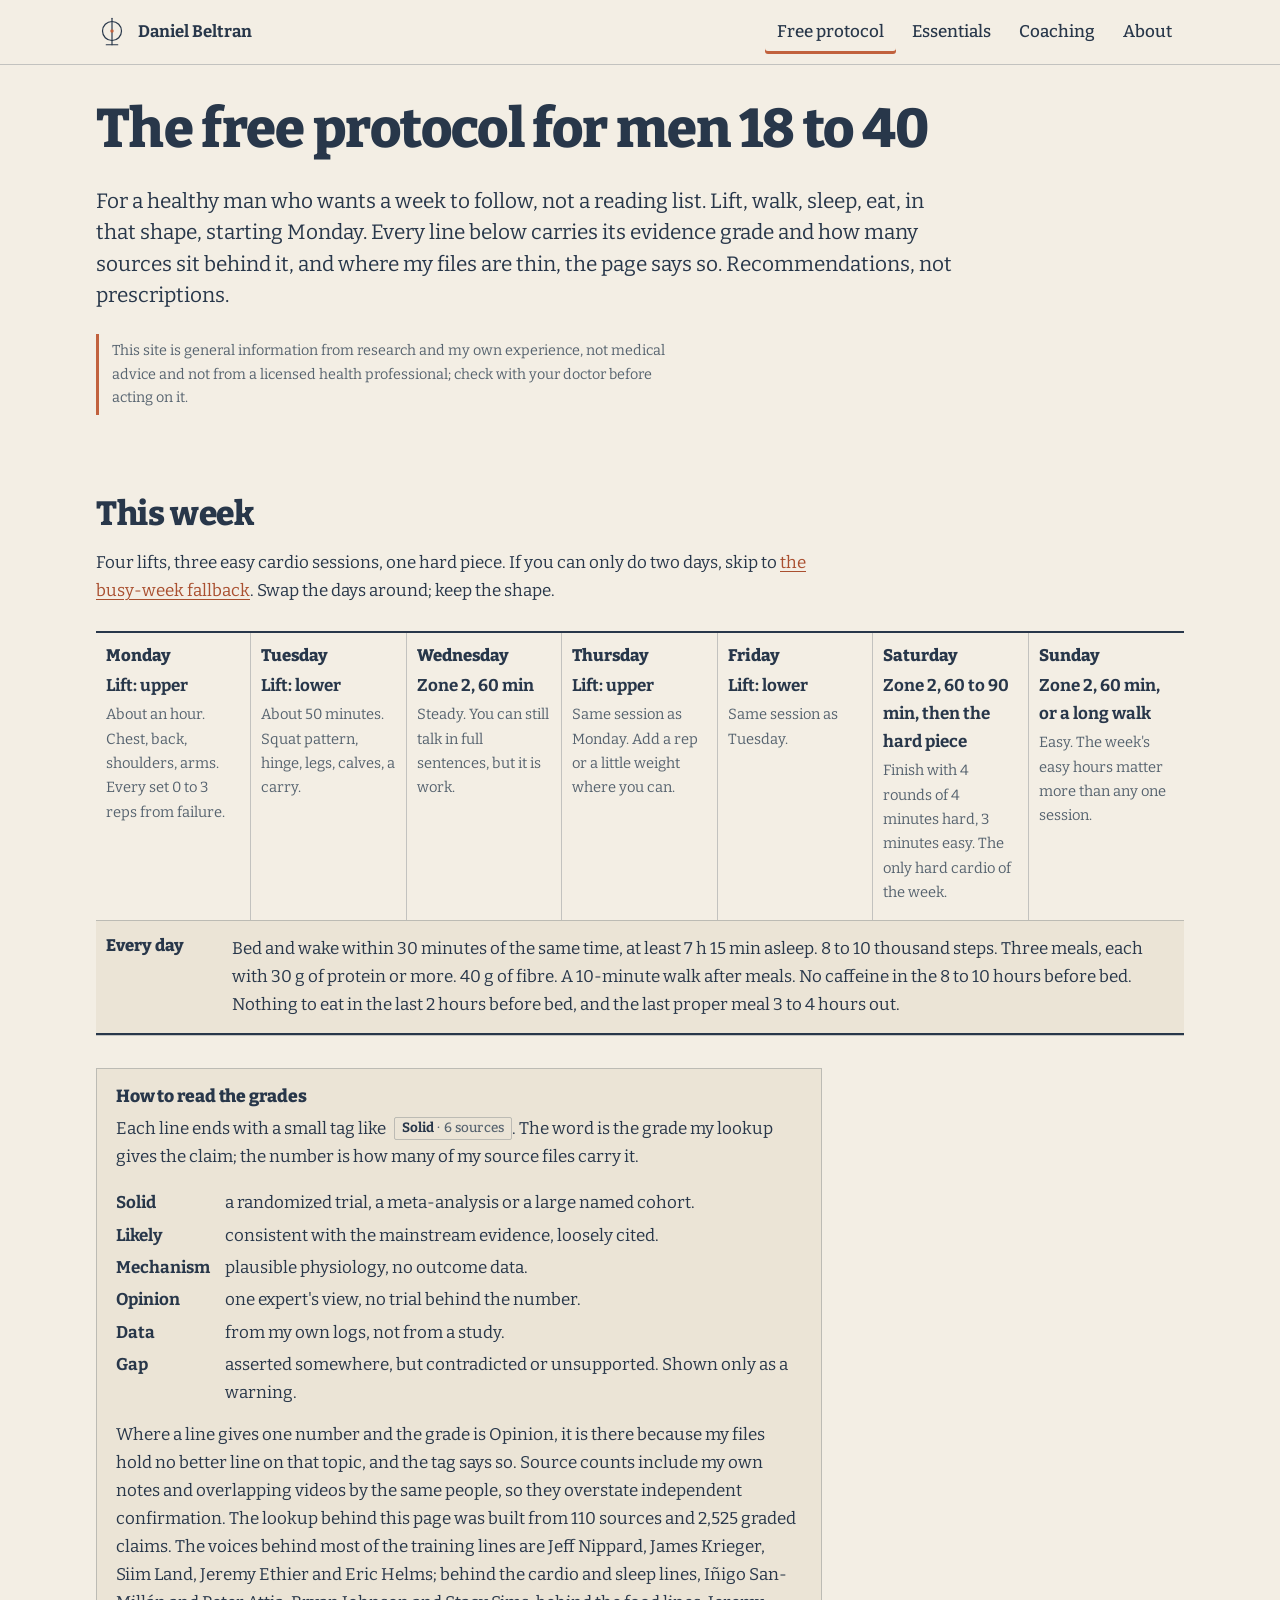
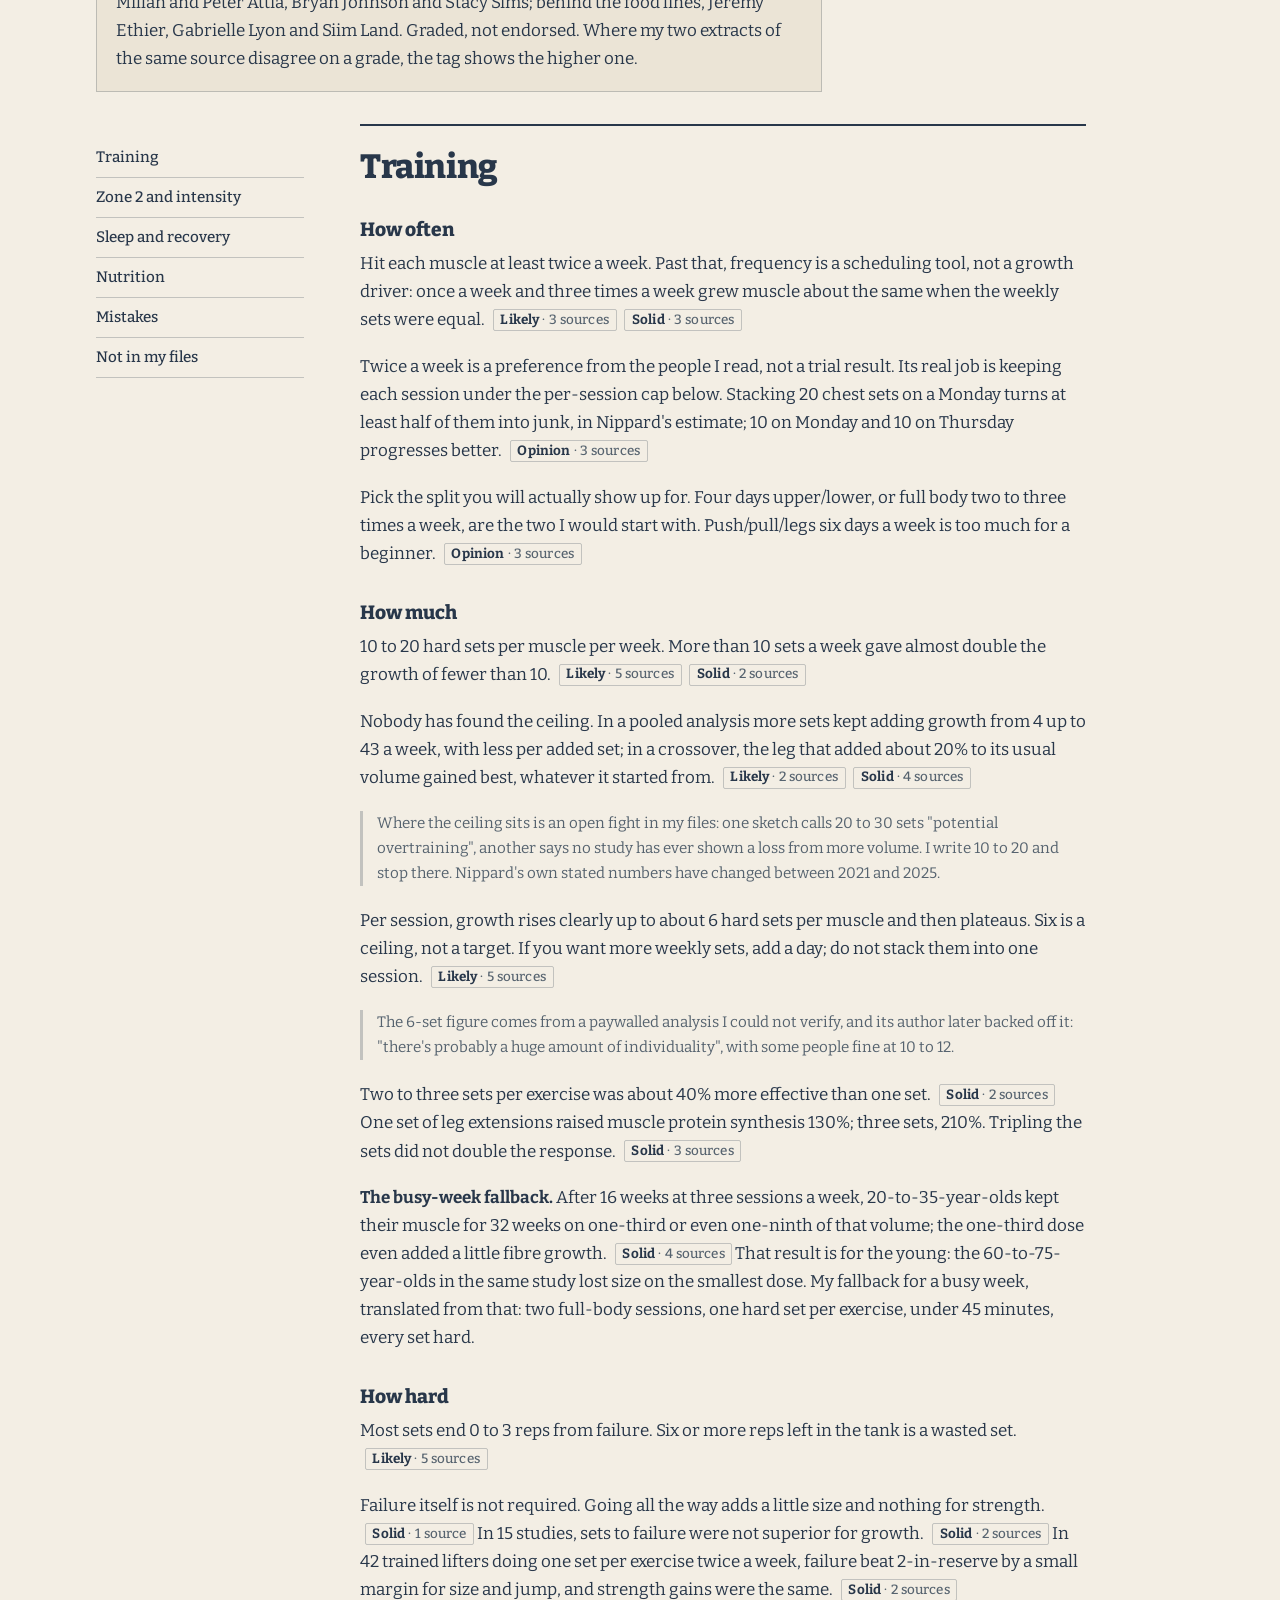
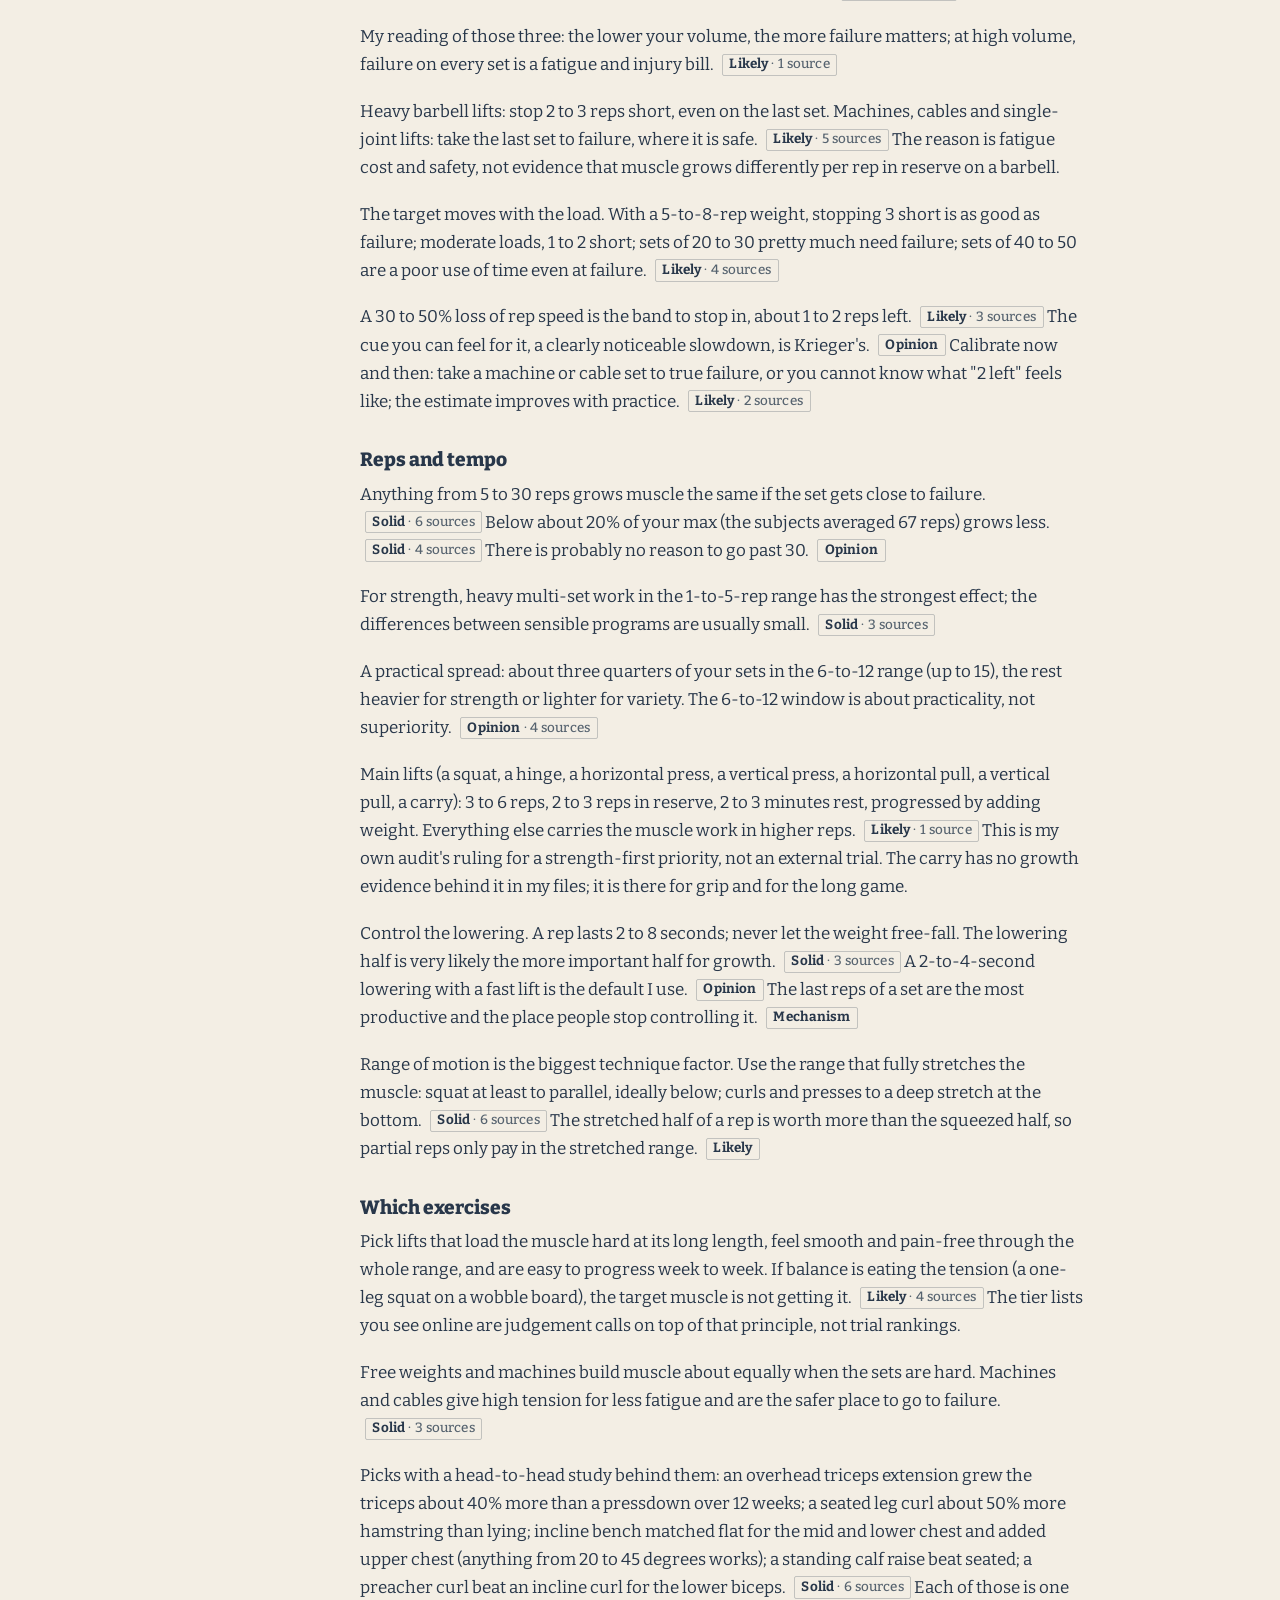
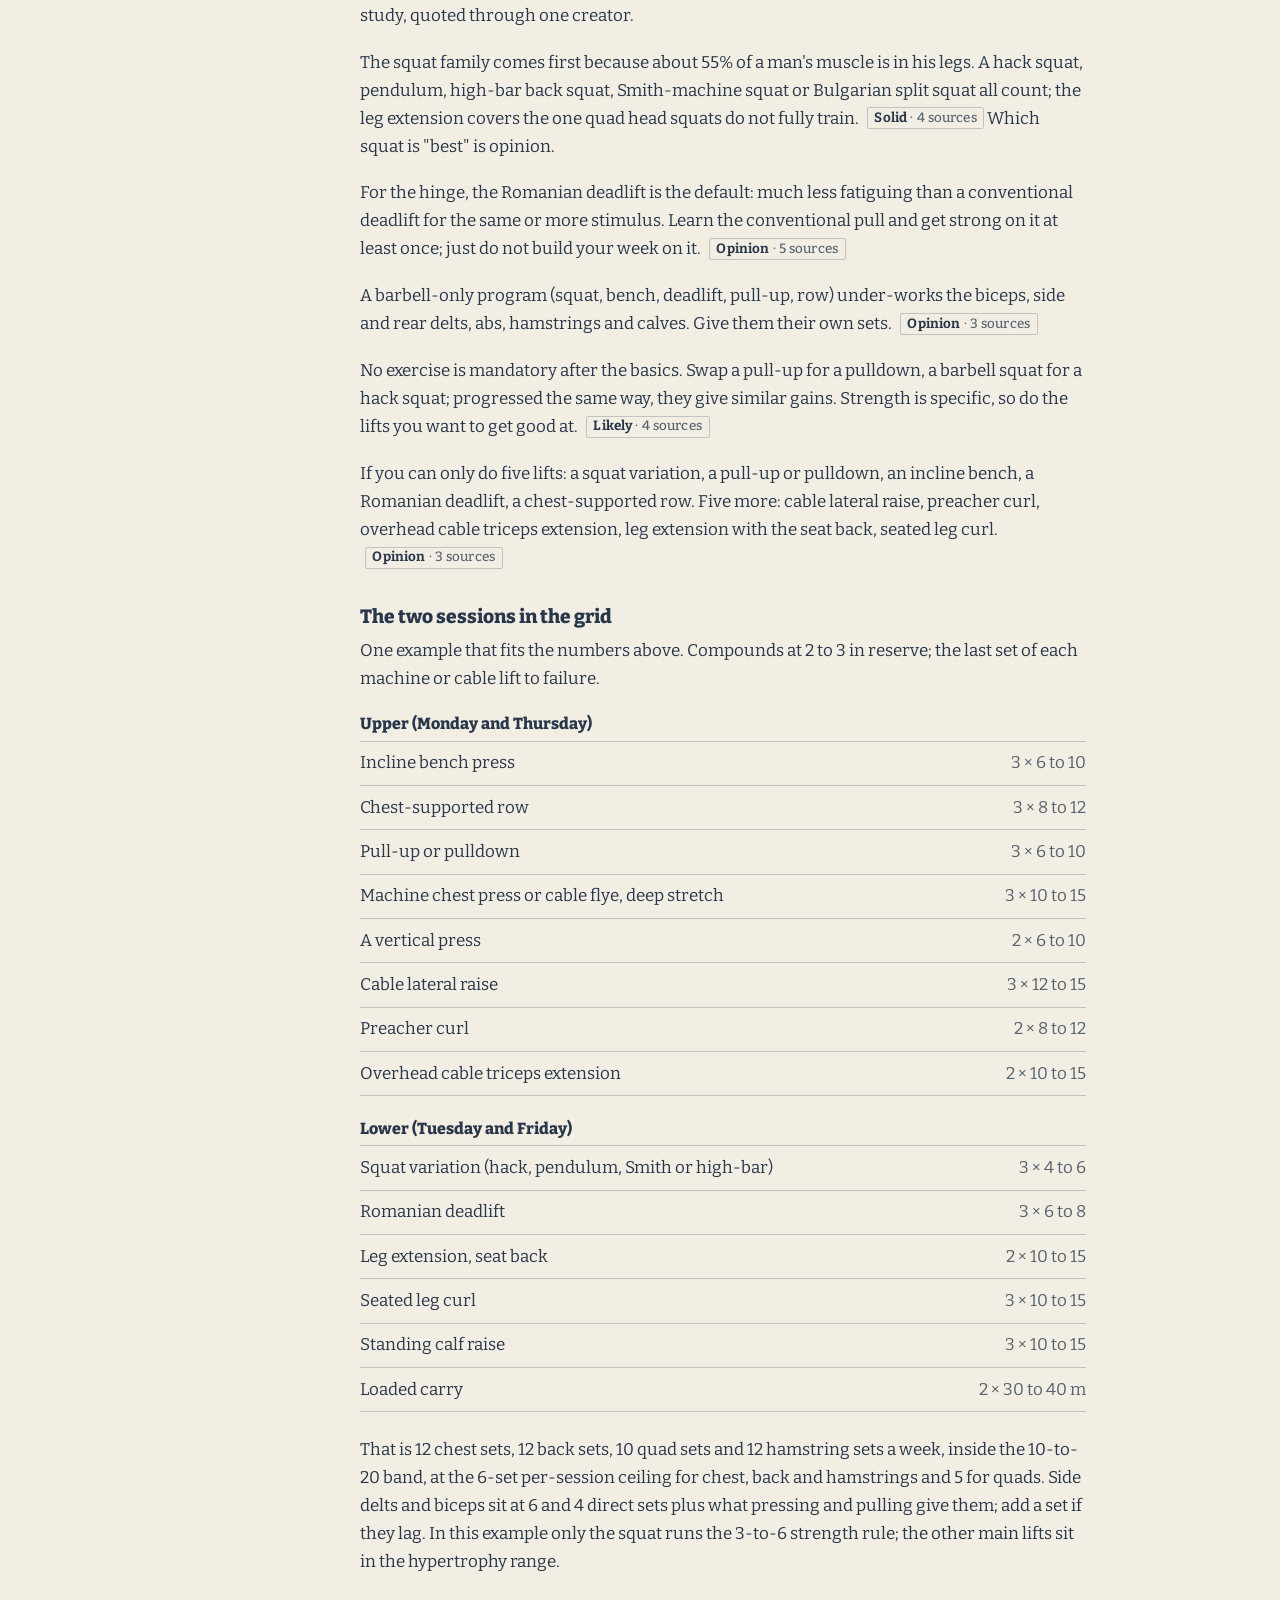
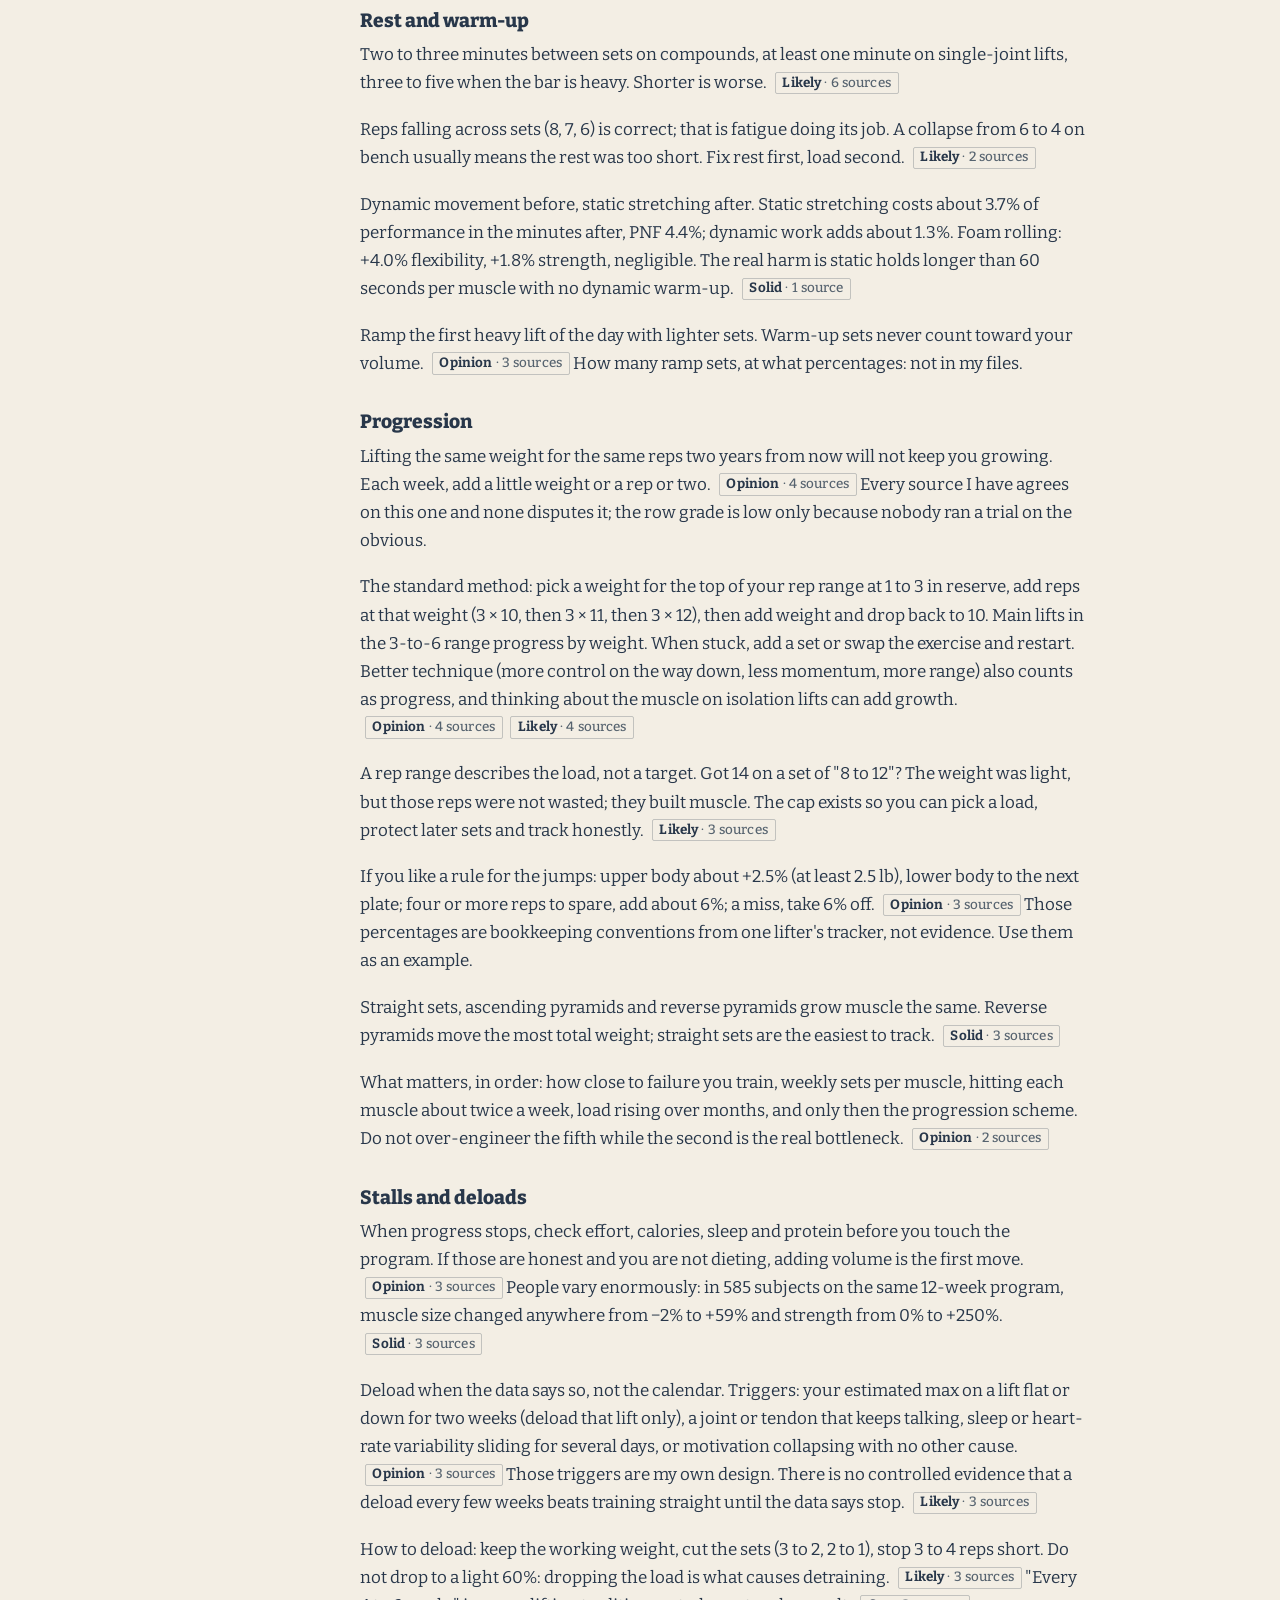
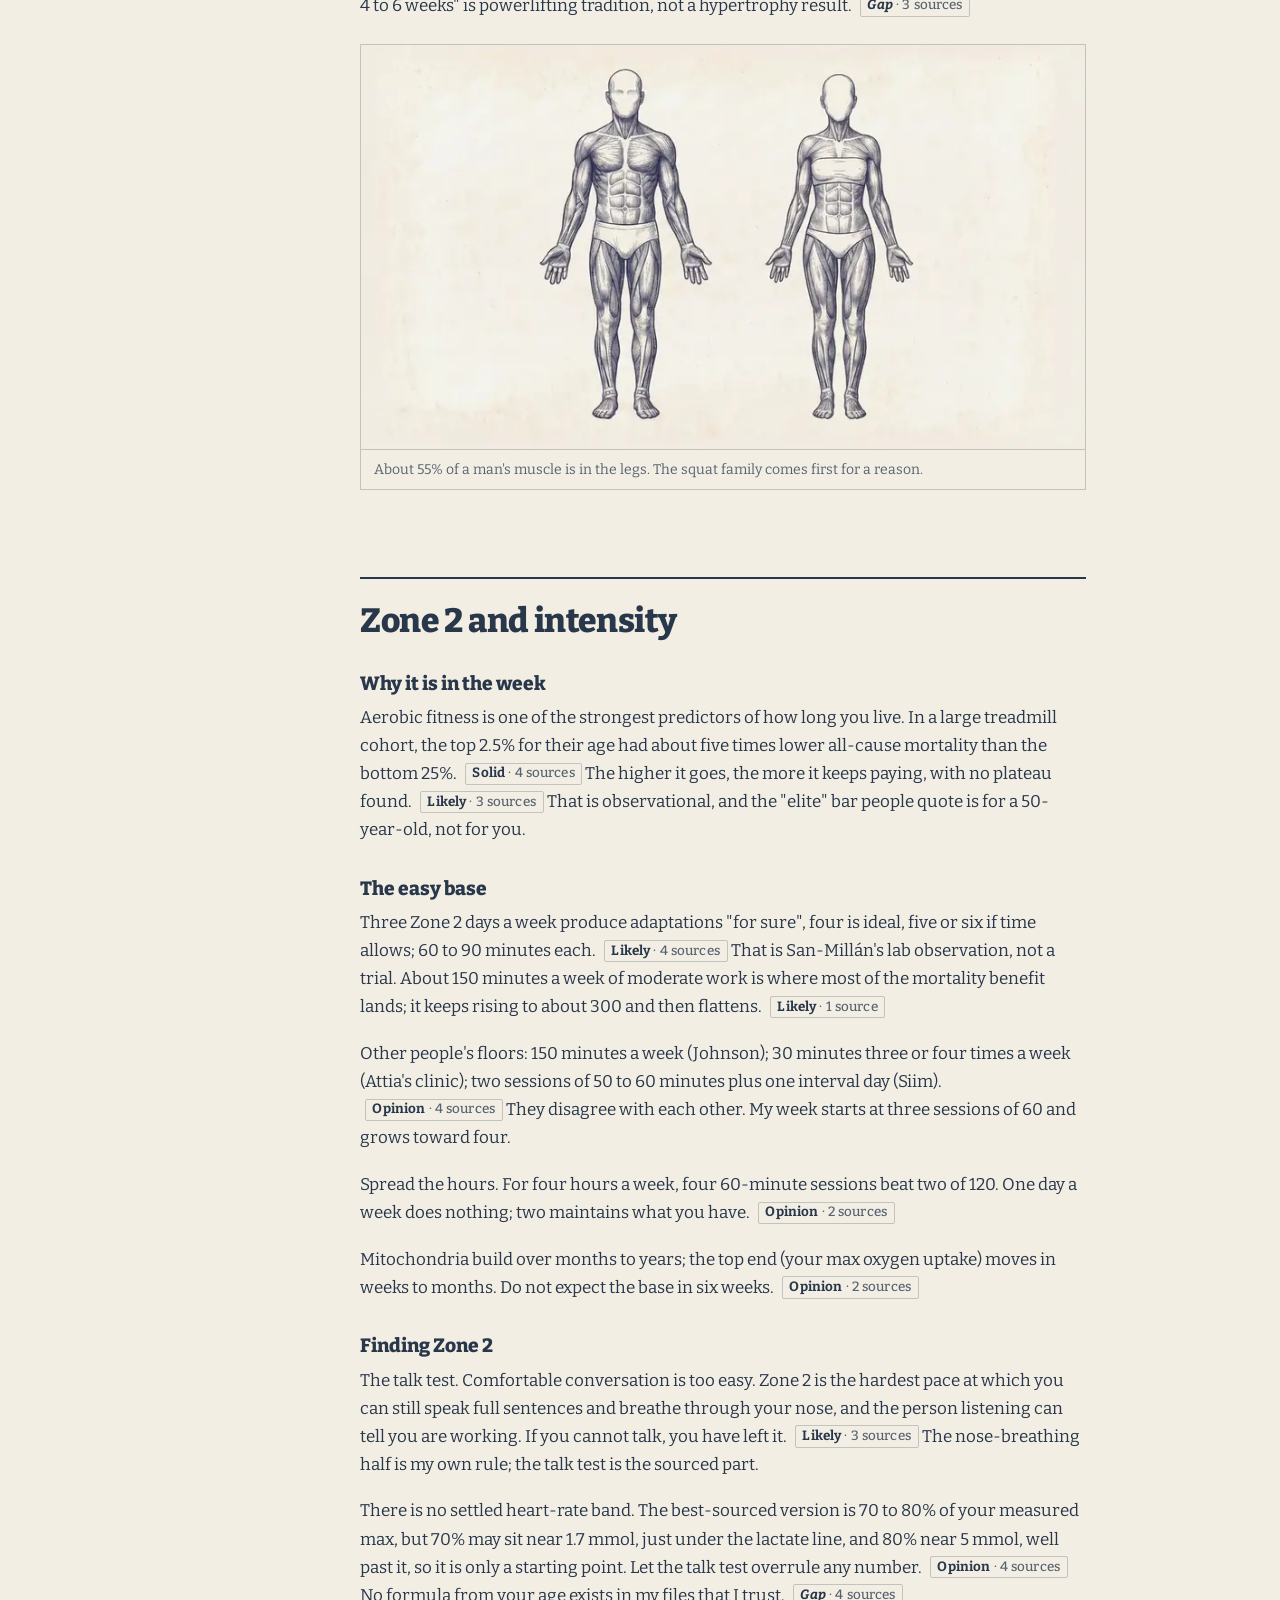
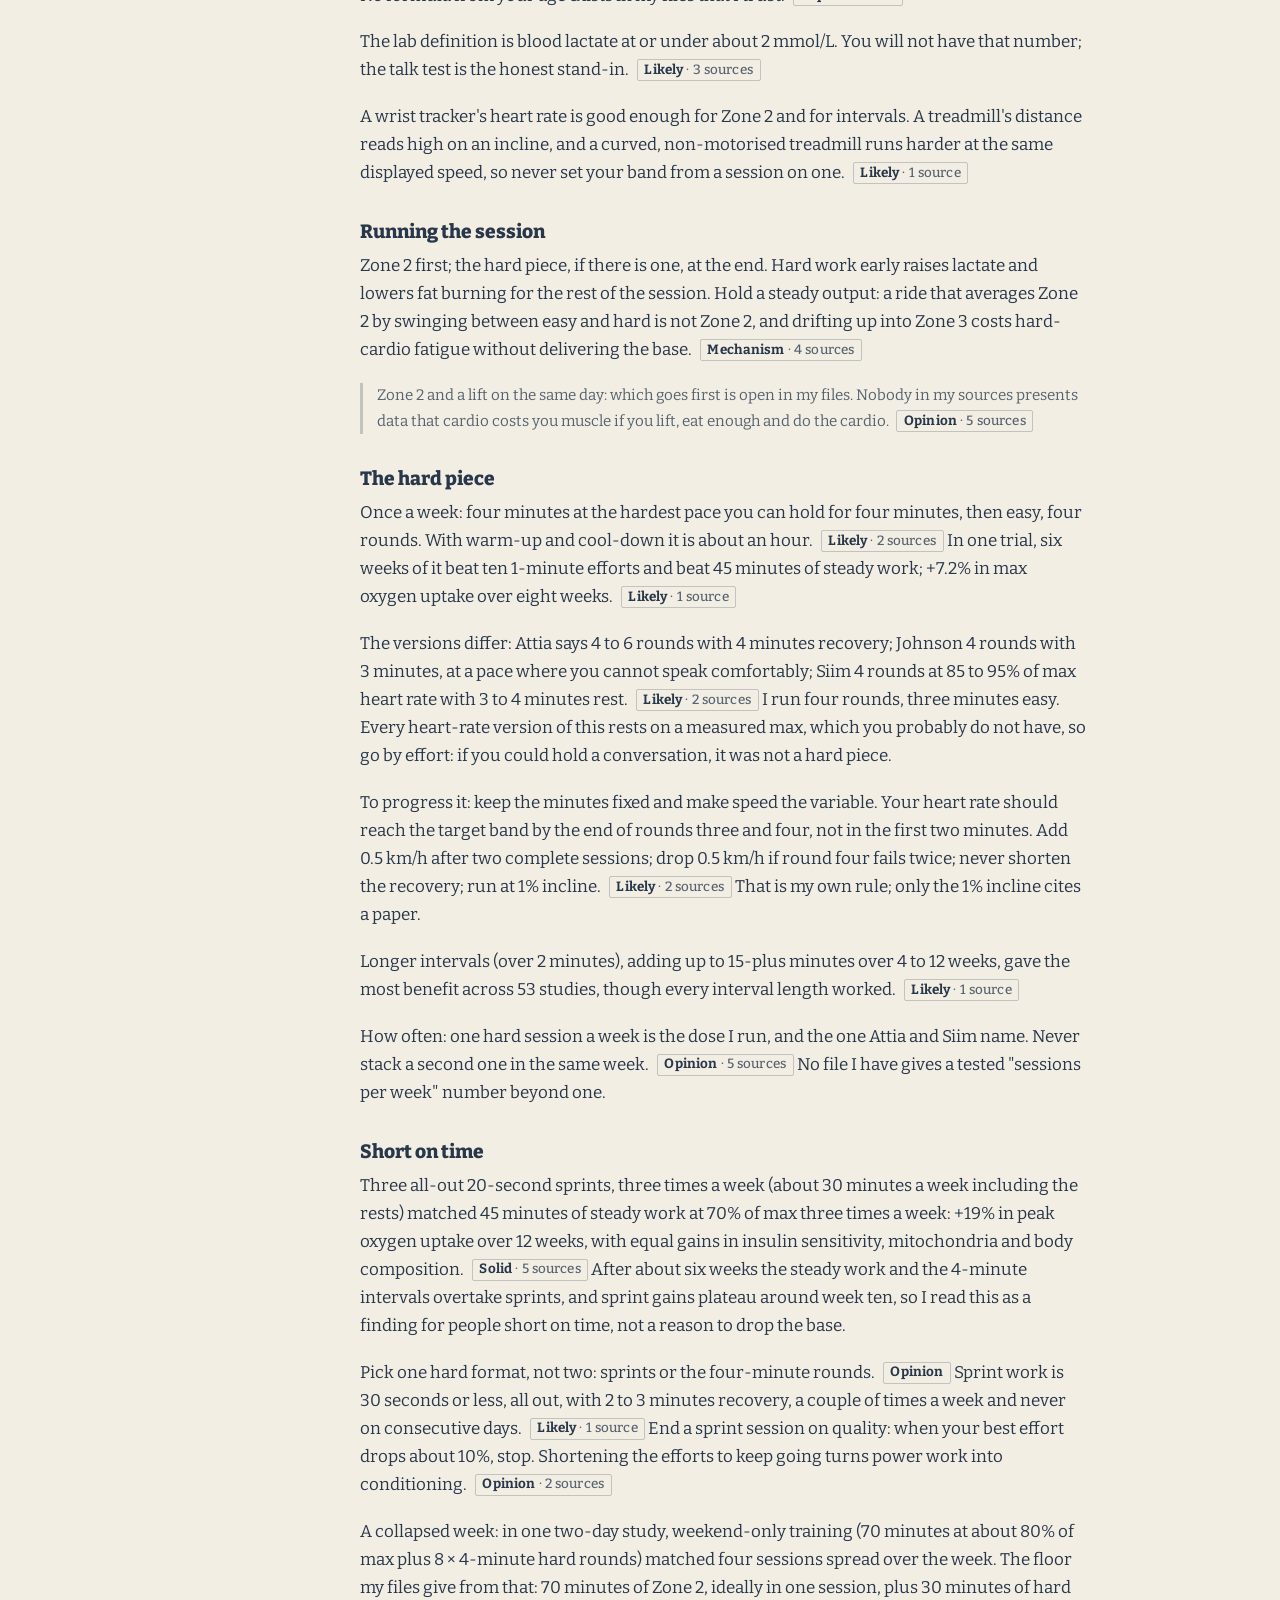
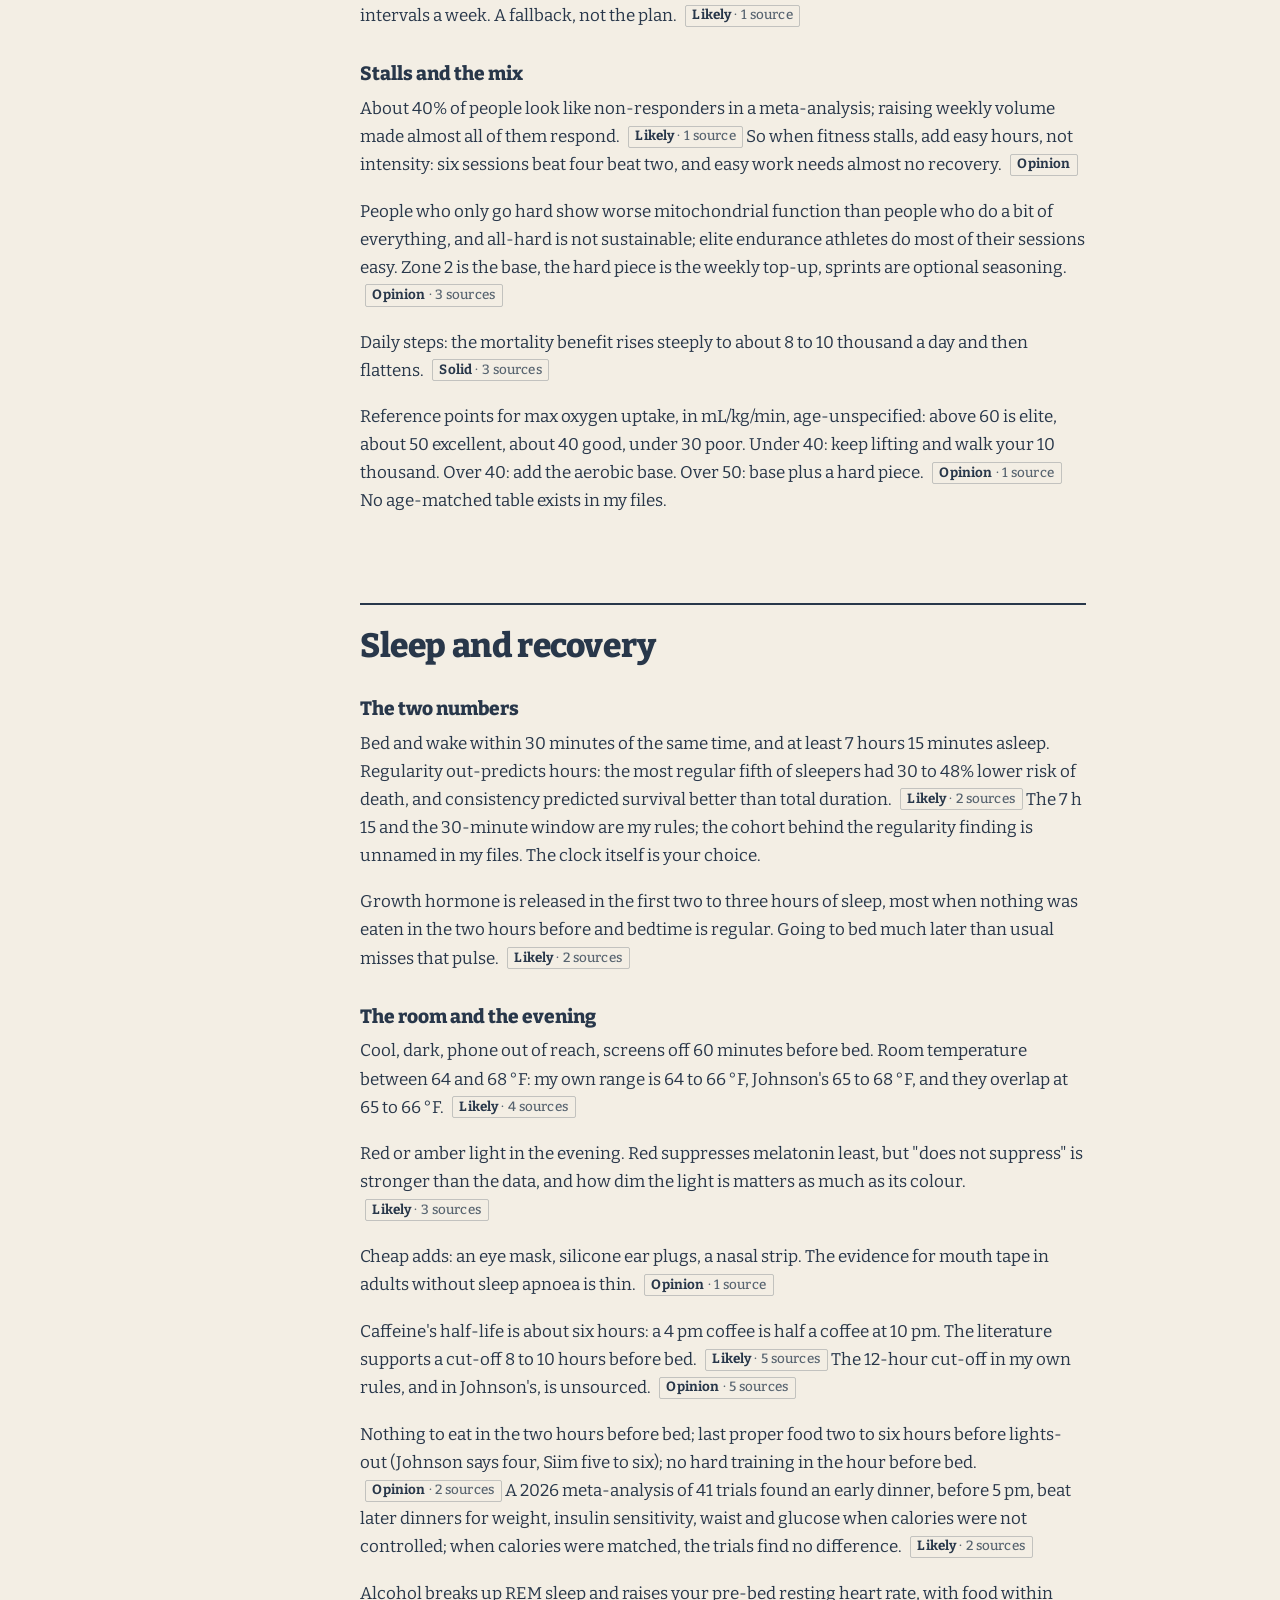
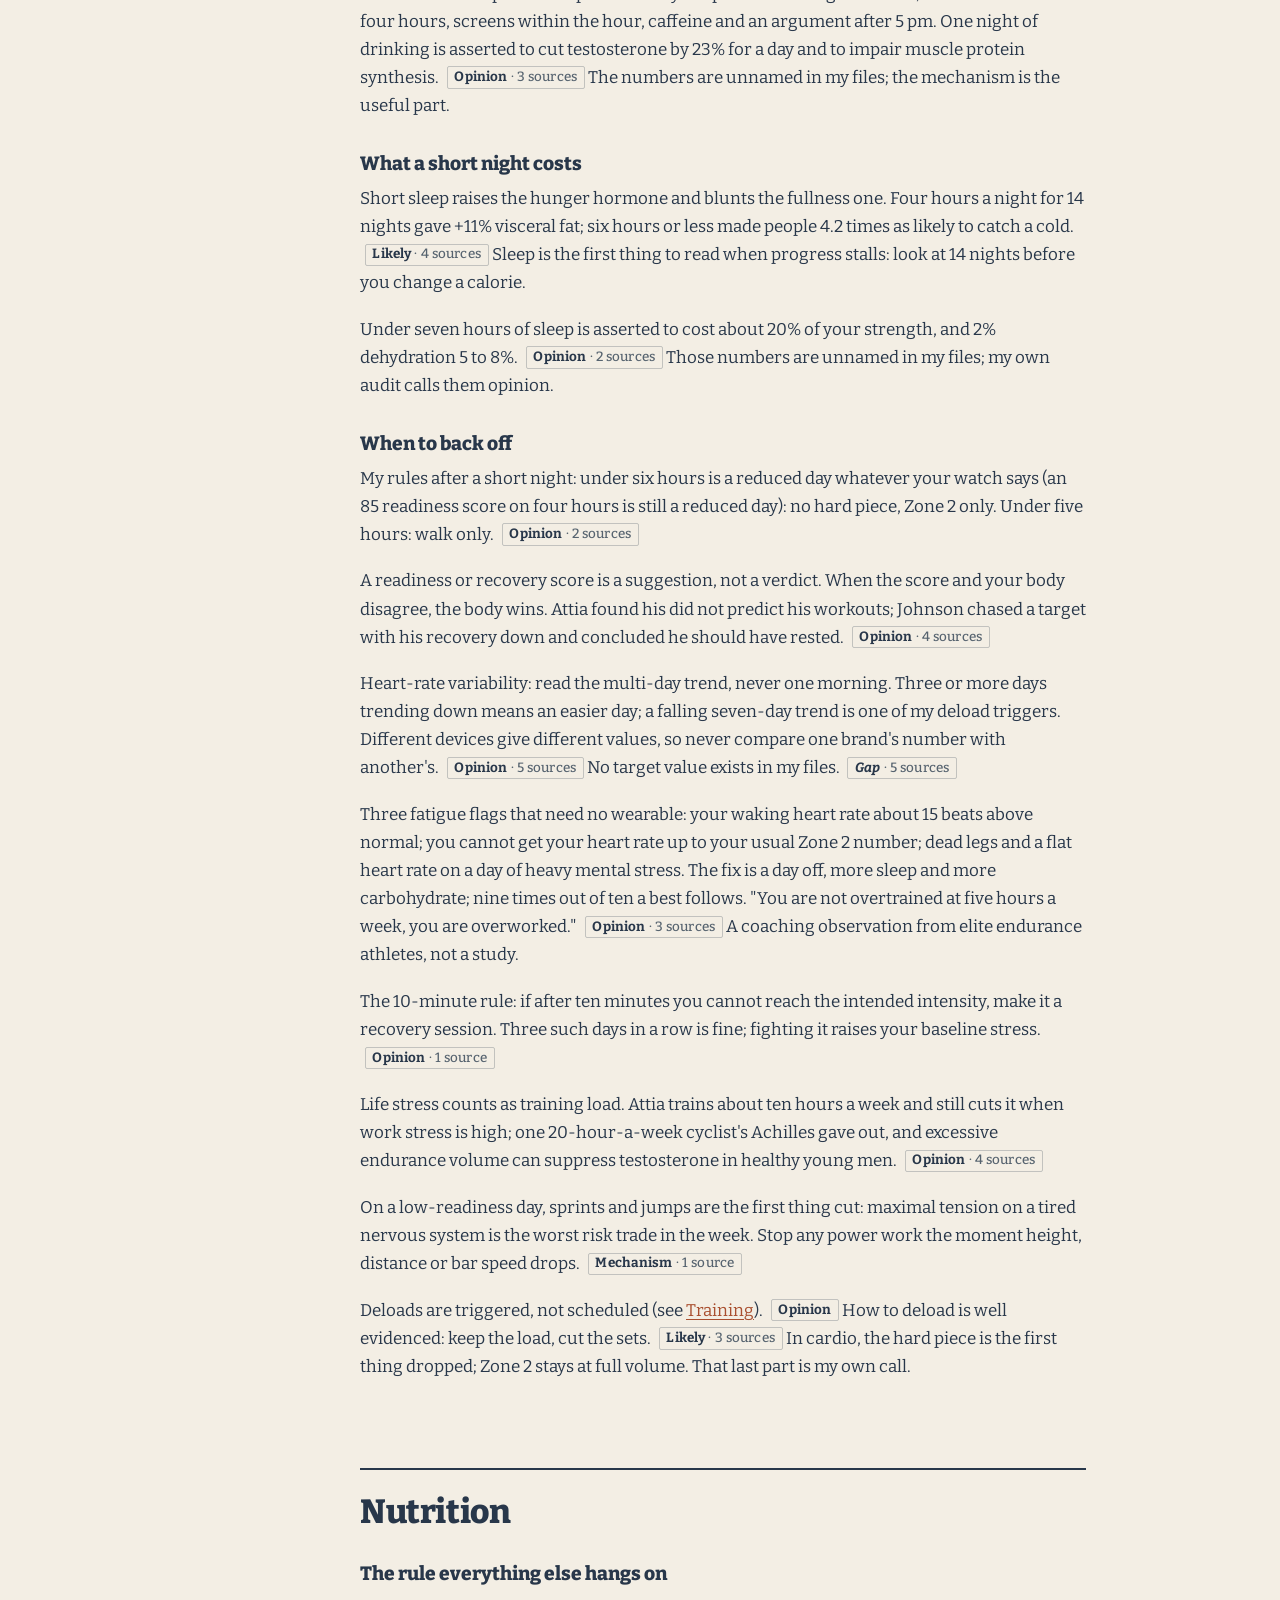
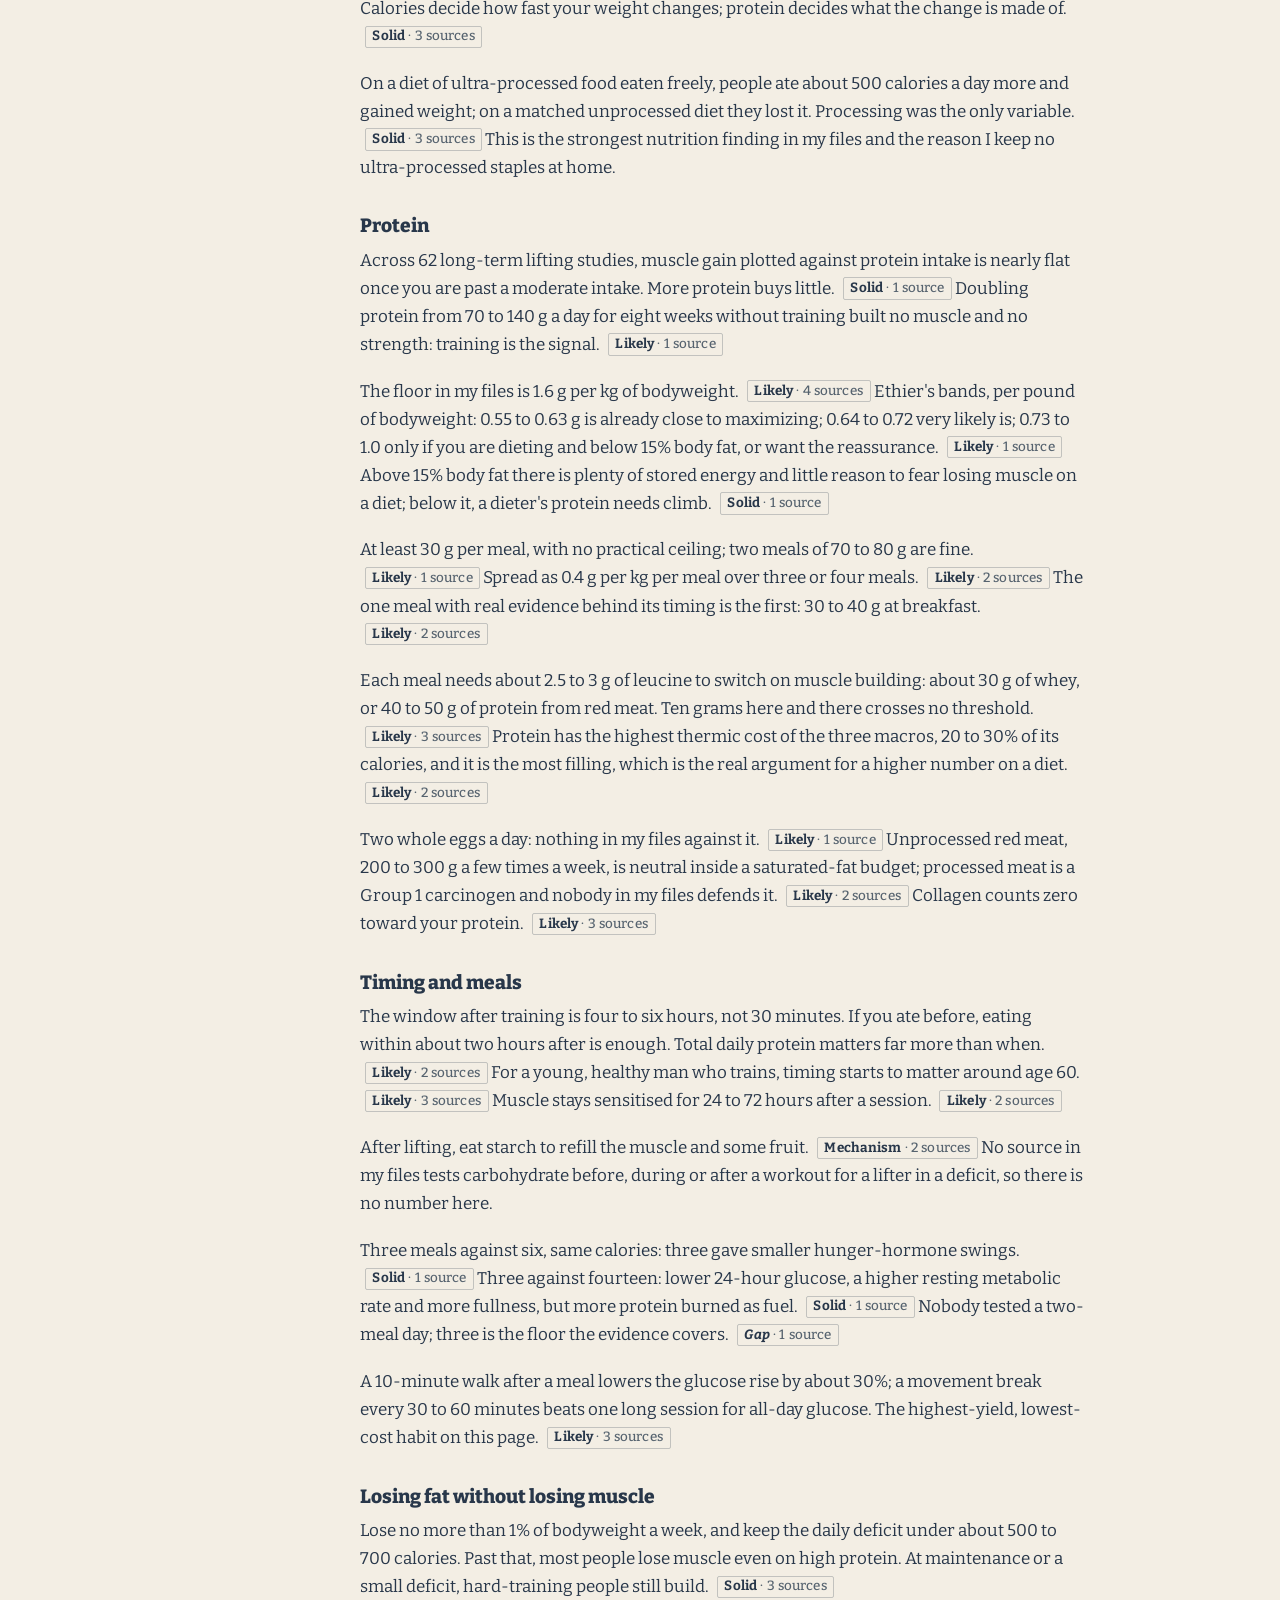
<file: men-18-40.html>
<!doctype html>
<html lang="en">
<head>
<meta charset="utf-8">
<meta name="viewport" content="width=device-width, initial-scale=1">
<title>Free protocol for men 18 to 40</title>
<meta name="description" content="A week of training, Zone 2, sleep, and food that a healthy man between 18 and 40 can run from Monday. Every line shows its evidence grade and source count. Free, no sign-up.">
<meta property="og:type" content="website">
<meta property="og:title" content="Free protocol for men 18 to 40">
<meta property="og:description" content="A week of training, Zone 2, sleep, and food that a healthy man between 18 and 40 can run from Monday. Every line shows its evidence grade and source count. Free, no sign-up.">
<meta name="twitter:card" content="summary">
<meta name="author" content="Daniel Beltran">
<meta name="theme-color" content="#F3EEE4" media="(prefers-color-scheme: light)">
<meta name="theme-color" content="#1B2531" media="(prefers-color-scheme: dark)">
<link rel="icon" href="assets/brand/monogram.svg" type="image/svg+xml">
<link rel="preconnect" href="https://fonts.googleapis.com">
<link rel="preconnect" href="https://fonts.gstatic.com" crossorigin>
<link rel="preload" as="style" href="https://fonts.googleapis.com/css2?family=Bitter:ital,wght@0,400..800;1,400&amp;display=swap" onload="this.onload=null;this.rel='stylesheet'">
<noscript><link rel="stylesheet" href="https://fonts.googleapis.com/css2?family=Bitter:ital,wght@0,400..800;1,400&amp;display=swap"></noscript>
<link rel="stylesheet" href="styles.css">
<script src="site.js" defer></script>
</head>
<body>
<header class="site-head">
  <div class="wrap bar">
    <a class="brand" href="index.html">
      <svg viewBox="0 0 64 64" width="32" height="32" aria-hidden="true" focusable="false"><circle cx="32" cy="30" r="19" fill="none" stroke="currentColor" stroke-width="2.4"/><line x1="32" y1="4.5" x2="32" y2="57.5" stroke="currentColor" stroke-width="2.4" stroke-linecap="round"/><line x1="20.5" y1="57.5" x2="43.5" y2="57.5" stroke="currentColor" stroke-width="2.4" stroke-linecap="round"/><circle class="node" cx="32" cy="30" r="3.4"/></svg>
      Daniel Beltran
    </a>
    <button class="nav-toggle" type="button" data-nav-toggle aria-expanded="false" aria-controls="nav">Menu</button>
    <nav class="nav" id="nav" aria-label="Site">
      <a href="men-18-40.html" aria-current="page">Free protocol</a>
      <a href="essentials.html">Essentials</a>
      <a href="coaching.html">Coaching</a>
      <a href="about.html">About</a>
    </nav>
  </div>
</header>

<main class="wrap">
  <h1>The free protocol for men 18 to 40</h1>
  <p class="lede">For a healthy man who wants a week to follow, not a reading list. Lift, walk, sleep, eat, in that shape, starting Monday. Every line below carries its evidence grade and how many sources sit behind it, and where my files are thin, the page says so. Recommendations, not prescriptions.</p>
  <p class="notice">This site is general information from research and my own experience, not medical advice and not from a licensed health professional; check with your doctor before acting on it.</p>

  <section id="week" aria-labelledby="week-h">
    <h2 id="week-h">This week</h2>
    <p class="measure">Four lifts, three easy cardio sessions, one hard piece. If you can only do two days, skip to <a href="#fallback">the busy-week fallback</a>. Swap the days around; keep the shape.</p>
    <ol class="week">
      <li><span class="dn">Monday</span><span><span class="dw">Lift: upper</span><span class="dt">About an hour. Chest, back, shoulders, arms. Every set 0 to 3 reps from failure.</span></span></li>
      <li><span class="dn">Tuesday</span><span><span class="dw">Lift: lower</span><span class="dt">About 50 minutes. Squat pattern, hinge, legs, calves, a carry.</span></span></li>
      <li><span class="dn">Wednesday</span><span><span class="dw">Zone 2, 60 min</span><span class="dt">Steady. You can still talk in full sentences, but it is work.</span></span></li>
      <li><span class="dn">Thursday</span><span><span class="dw">Lift: upper</span><span class="dt">Same session as Monday. Add a rep or a little weight where you can.</span></span></li>
      <li><span class="dn">Friday</span><span><span class="dw">Lift: lower</span><span class="dt">Same session as Tuesday.</span></span></li>
      <li><span class="dn">Saturday</span><span><span class="dw">Zone 2, 60 to 90 min, then the hard piece</span><span class="dt">Finish with 4 rounds of 4 minutes hard, 3 minutes easy. The only hard cardio of the week.</span></span></li>
      <li><span class="dn">Sunday</span><span><span class="dw">Zone 2, 60 min, or a long walk</span><span class="dt">Easy. The week's easy hours matter more than any one session.</span></span></li>
      <li class="everyday"><span class="dn">Every day</span><span>Bed and wake within 30 minutes of the same time, at least 7 h 15 min asleep. 8 to 10 thousand steps. Three meals, each with 30 g of protein or more. 40 g of fibre. A 10-minute walk after meals. No caffeine in the 8 to 10 hours before bed. Nothing to eat in the last 2 hours before bed, and the last proper meal 3 to 4 hours out.</span></li>
    </ol>
  </section>

  <aside class="box" id="grades" aria-labelledby="grades-h">
    <h2 id="grades-h">How to read the grades</h2>
    <p>Each line ends with a small tag like <span class="g" data-g="solid"><b>Solid</b> · 6 sources</span>. The word is the grade my lookup gives the claim; the number is how many of my source files carry it.</p>
    <dl>
      <dt>Solid</dt><dd>a randomized trial, a meta-analysis or a large named cohort.</dd>
      <dt>Likely</dt><dd>consistent with the mainstream evidence, loosely cited.</dd>
      <dt>Mechanism</dt><dd>plausible physiology, no outcome data.</dd>
      <dt>Opinion</dt><dd>one expert's view, no trial behind the number.</dd>
      <dt>Data</dt><dd>from my own logs, not from a study.</dd>
      <dt>Gap</dt><dd>asserted somewhere, but contradicted or unsupported. Shown only as a warning.</dd>
    </dl>
    <p>Where a line gives one number and the grade is Opinion, it is there because my files hold no better line on that topic, and the tag says so. Source counts include my own notes and overlapping videos by the same people, so they overstate independent confirmation. The lookup behind this page was built from 110 sources and 2,525 graded claims. The voices behind most of the training lines are Jeff Nippard, James Krieger, Siim Land, Jeremy Ethier and Eric Helms; behind the cardio and sleep lines, Iñigo San-Millán and Peter Attia, Bryan Johnson and Stacy Sims; behind the food lines, Jeremy Ethier, Gabrielle Lyon and Siim Land. Graded, not endorsed. Where my two extracts of the same source disagree on a grade, the tag shows the higher one.</p>
  </aside>

  <div class="layout">
    <nav class="toc" id="sections" aria-label="Sections">
      <ol>
        <li><a href="#training">Training</a></li>
        <li><a href="#zone2">Zone 2 and intensity</a></li>
        <li><a href="#sleep">Sleep and recovery</a></li>
        <li><a href="#nutrition">Nutrition</a></li>
        <li><a href="#mistakes">Mistakes</a></li>
        <li><a href="#not-in-my-files">Not in my files</a></li>
      </ol>
    </nav>

    <div class="body">

      <h2 id="training">Training</h2>

      <h3>How often</h3>
      <p>Hit each muscle at least twice a week. Past that, frequency is a scheduling tool, not a growth driver: once a week and three times a week grew muscle about the same when the weekly sets were equal. <span class="g" data-g="likely"><b>Likely</b> · 3 sources</span> <span class="g" data-g="solid"><b>Solid</b> · 3 sources</span></p>
      <p>Twice a week is a preference from the people I read, not a trial result. Its real job is keeping each session under the per-session cap below. Stacking 20 chest sets on a Monday turns at least half of them into junk, in Nippard's estimate; 10 on Monday and 10 on Thursday progresses better. <span class="g" data-g="opinion"><b>Opinion</b> · 3 sources</span></p>
      <p>Pick the split you will actually show up for. Four days upper/lower, or full body two to three times a week, are the two I would start with. Push/pull/legs six days a week is too much for a beginner. <span class="g" data-g="opinion"><b>Opinion</b> · 3 sources</span></p>

      <h3>How much</h3>
      <p>10 to 20 hard sets per muscle per week. More than 10 sets a week gave almost double the growth of fewer than 10. <span class="g" data-g="likely"><b>Likely</b> · 5 sources</span> <span class="g" data-g="solid"><b>Solid</b> · 2 sources</span></p>
      <p>Nobody has found the ceiling. In a pooled analysis more sets kept adding growth from 4 up to 43 a week, with less per added set; in a crossover, the leg that added about 20% to its usual volume gained best, whatever it started from. <span class="g" data-g="likely"><b>Likely</b> · 2 sources</span> <span class="g" data-g="solid"><b>Solid</b> · 4 sources</span></p>
      <p class="open-q">Where the ceiling sits is an open fight in my files: one sketch calls 20 to 30 sets "potential overtraining", another says no study has ever shown a loss from more volume. I write 10 to 20 and stop there. Nippard's own stated numbers have changed between 2021 and 2025.</p>
      <p>Per session, growth rises clearly up to about 6 hard sets per muscle and then plateaus. Six is a ceiling, not a target. If you want more weekly sets, add a day; do not stack them into one session. <span class="g" data-g="likely"><b>Likely</b> · 5 sources</span></p>
      <p class="open-q">The 6-set figure comes from a paywalled analysis I could not verify, and its author later backed off it: "there's probably a huge amount of individuality", with some people fine at 10 to 12.</p>
      <p>Two to three sets per exercise was about 40% more effective than one set. <span class="g" data-g="solid"><b>Solid</b> · 2 sources</span> One set of leg extensions raised muscle protein synthesis 130%; three sets, 210%. Tripling the sets did not double the response. <span class="g" data-g="solid"><b>Solid</b> · 3 sources</span></p>
      <p id="fallback"><span class="cue">The busy-week fallback.</span> After 16 weeks at three sessions a week, 20-to-35-year-olds kept their muscle for 32 weeks on one-third or even one-ninth of that volume; the one-third dose even added a little fibre growth. <span class="g" data-g="solid"><b>Solid</b> · 4 sources</span> That result is for the young: the 60-to-75-year-olds in the same study lost size on the smallest dose. My fallback for a busy week, translated from that: two full-body sessions, one hard set per exercise, under 45 minutes, every set hard.</p>

      <h3>How hard</h3>
      <p>Most sets end 0 to 3 reps from failure. Six or more reps left in the tank is a wasted set. <span class="g" data-g="likely"><b>Likely</b> · 5 sources</span></p>
      <p>Failure itself is not required. Going all the way adds a little size and nothing for strength. <span class="g" data-g="solid"><b>Solid</b> · 1 source</span> In 15 studies, sets to failure were not superior for growth. <span class="g" data-g="solid"><b>Solid</b> · 2 sources</span> In 42 trained lifters doing one set per exercise twice a week, failure beat 2-in-reserve by a small margin for size and jump, and strength gains were the same. <span class="g" data-g="solid"><b>Solid</b> · 2 sources</span></p>
      <p>My reading of those three: the lower your volume, the more failure matters; at high volume, failure on every set is a fatigue and injury bill. <span class="g" data-g="likely"><b>Likely</b> · 1 source</span></p>
      <p>Heavy barbell lifts: stop 2 to 3 reps short, even on the last set. Machines, cables and single-joint lifts: take the last set to failure, where it is safe. <span class="g" data-g="likely"><b>Likely</b> · 5 sources</span> The reason is fatigue cost and safety, not evidence that muscle grows differently per rep in reserve on a barbell.</p>
      <p>The target moves with the load. With a 5-to-8-rep weight, stopping 3 short is as good as failure; moderate loads, 1 to 2 short; sets of 20 to 30 pretty much need failure; sets of 40 to 50 are a poor use of time even at failure. <span class="g" data-g="likely"><b>Likely</b> · 4 sources</span></p>
      <p>A 30 to 50% loss of rep speed is the band to stop in, about 1 to 2 reps left. <span class="g" data-g="likely"><b>Likely</b> · 3 sources</span> The cue you can feel for it, a clearly noticeable slowdown, is Krieger's. <span class="g" data-g="opinion"><b>Opinion</b></span> Calibrate now and then: take a machine or cable set to true failure, or you cannot know what "2 left" feels like; the estimate improves with practice. <span class="g" data-g="likely"><b>Likely</b> · 2 sources</span></p>

      <h3>Reps and tempo</h3>
      <p>Anything from 5 to 30 reps grows muscle the same if the set gets close to failure. <span class="g" data-g="solid"><b>Solid</b> · 6 sources</span> Below about 20% of your max (the subjects averaged 67 reps) grows less. <span class="g" data-g="solid"><b>Solid</b> · 4 sources</span> There is probably no reason to go past 30. <span class="g" data-g="opinion"><b>Opinion</b></span></p>
      <p>For strength, heavy multi-set work in the 1-to-5-rep range has the strongest effect; the differences between sensible programs are usually small. <span class="g" data-g="solid"><b>Solid</b> · 3 sources</span></p>
      <p>A practical spread: about three quarters of your sets in the 6-to-12 range (up to 15), the rest heavier for strength or lighter for variety. The 6-to-12 window is about practicality, not superiority. <span class="g" data-g="opinion"><b>Opinion</b> · 4 sources</span></p>
      <p>Main lifts (a squat, a hinge, a horizontal press, a vertical press, a horizontal pull, a vertical pull, a carry): 3 to 6 reps, 2 to 3 reps in reserve, 2 to 3 minutes rest, progressed by adding weight. Everything else carries the muscle work in higher reps. <span class="g" data-g="likely"><b>Likely</b> · 1 source</span> This is my own audit's ruling for a strength-first priority, not an external trial. The carry has no growth evidence behind it in my files; it is there for grip and for the long game.</p>
      <p>Control the lowering. A rep lasts 2 to 8 seconds; never let the weight free-fall. The lowering half is very likely the more important half for growth. <span class="g" data-g="solid"><b>Solid</b> · 3 sources</span> A 2-to-4-second lowering with a fast lift is the default I use. <span class="g" data-g="opinion"><b>Opinion</b></span> The last reps of a set are the most productive and the place people stop controlling it. <span class="g" data-g="mechanism"><b>Mechanism</b></span></p>
      <p>Range of motion is the biggest technique factor. Use the range that fully stretches the muscle: squat at least to parallel, ideally below; curls and presses to a deep stretch at the bottom. <span class="g" data-g="solid"><b>Solid</b> · 6 sources</span> The stretched half of a rep is worth more than the squeezed half, so partial reps only pay in the stretched range. <span class="g" data-g="likely"><b>Likely</b></span></p>

      <h3>Which exercises</h3>
      <p>Pick lifts that load the muscle hard at its long length, feel smooth and pain-free through the whole range, and are easy to progress week to week. If balance is eating the tension (a one-leg squat on a wobble board), the target muscle is not getting it. <span class="g" data-g="likely"><b>Likely</b> · 4 sources</span> The tier lists you see online are judgement calls on top of that principle, not trial rankings.</p>
      <p>Free weights and machines build muscle about equally when the sets are hard. Machines and cables give high tension for less fatigue and are the safer place to go to failure. <span class="g" data-g="solid"><b>Solid</b> · 3 sources</span></p>
      <p>Picks with a head-to-head study behind them: an overhead triceps extension grew the triceps about 40% more than a pressdown over 12 weeks; a seated leg curl about 50% more hamstring than lying; incline bench matched flat for the mid and lower chest and added upper chest (anything from 20 to 45 degrees works); a standing calf raise beat seated; a preacher curl beat an incline curl for the lower biceps. <span class="g" data-g="solid"><b>Solid</b> · 6 sources</span> Each of those is one study, quoted through one creator.</p>
      <p>The squat family comes first because about 55% of a man's muscle is in his legs. A hack squat, pendulum, high-bar back squat, Smith-machine squat or Bulgarian split squat all count; the leg extension covers the one quad head squats do not fully train. <span class="g" data-g="solid"><b>Solid</b> · 4 sources</span> Which squat is "best" is opinion.</p>
      <p>For the hinge, the Romanian deadlift is the default: much less fatiguing than a conventional deadlift for the same or more stimulus. Learn the conventional pull and get strong on it at least once; just do not build your week on it. <span class="g" data-g="opinion"><b>Opinion</b> · 5 sources</span></p>
      <p>A barbell-only program (squat, bench, deadlift, pull-up, row) under-works the biceps, side and rear delts, abs, hamstrings and calves. Give them their own sets. <span class="g" data-g="opinion"><b>Opinion</b> · 3 sources</span></p>
      <p>No exercise is mandatory after the basics. Swap a pull-up for a pulldown, a barbell squat for a hack squat; progressed the same way, they give similar gains. Strength is specific, so do the lifts you want to get good at. <span class="g" data-g="likely"><b>Likely</b> · 4 sources</span></p>
      <p>If you can only do five lifts: a squat variation, a pull-up or pulldown, an incline bench, a Romanian deadlift, a chest-supported row. Five more: cable lateral raise, preacher curl, overhead cable triceps extension, leg extension with the seat back, seated leg curl. <span class="g" data-g="opinion"><b>Opinion</b> · 3 sources</span></p>

      <h3>The two sessions in the grid</h3>
      <p>One example that fits the numbers above. Compounds at 2 to 3 in reserve; the last set of each machine or cable lift to failure.</p>
      <h4>Upper (Monday and Thursday)</h4>
      <ul class="sess">
        <li><span>Incline bench press</span><span>3 × 6 to 10</span></li>
        <li><span>Chest-supported row</span><span>3 × 8 to 12</span></li>
        <li><span>Pull-up or pulldown</span><span>3 × 6 to 10</span></li>
        <li><span>Machine chest press or cable flye, deep stretch</span><span>3 × 10 to 15</span></li>
        <li><span>A vertical press</span><span>2 × 6 to 10</span></li>
        <li><span>Cable lateral raise</span><span>3 × 12 to 15</span></li>
        <li><span>Preacher curl</span><span>2 × 8 to 12</span></li>
        <li><span>Overhead cable triceps extension</span><span>2 × 10 to 15</span></li>
      </ul>
      <h4>Lower (Tuesday and Friday)</h4>
      <ul class="sess">
        <li><span>Squat variation (hack, pendulum, Smith or high-bar)</span><span>3 × 4 to 6</span></li>
        <li><span>Romanian deadlift</span><span>3 × 6 to 8</span></li>
        <li><span>Leg extension, seat back</span><span>2 × 10 to 15</span></li>
        <li><span>Seated leg curl</span><span>3 × 10 to 15</span></li>
        <li><span>Standing calf raise</span><span>3 × 10 to 15</span></li>
        <li><span>Loaded carry</span><span>2 × 30 to 40 m</span></li>
      </ul>
      <p>That is 12 chest sets, 12 back sets, 10 quad sets and 12 hamstring sets a week, inside the 10-to-20 band, at the 6-set per-session ceiling for chest, back and hamstrings and 5 for quads. Side delts and biceps sit at 6 and 4 direct sets plus what pressing and pulling give them; add a set if they lag. In this example only the squat runs the 3-to-6 strength rule; the other main lifts sit in the hypertrophy range.</p>

      <h3>Rest and warm-up</h3>
      <p>Two to three minutes between sets on compounds, at least one minute on single-joint lifts, three to five when the bar is heavy. Shorter is worse. <span class="g" data-g="likely"><b>Likely</b> · 6 sources</span></p>
      <p>Reps falling across sets (8, 7, 6) is correct; that is fatigue doing its job. A collapse from 6 to 4 on bench usually means the rest was too short. Fix rest first, load second. <span class="g" data-g="likely"><b>Likely</b> · 2 sources</span></p>
      <p>Dynamic movement before, static stretching after. Static stretching costs about 3.7% of performance in the minutes after, PNF 4.4%; dynamic work adds about 1.3%. Foam rolling: +4.0% flexibility, +1.8% strength, negligible. The real harm is static holds longer than 60 seconds per muscle with no dynamic warm-up. <span class="g" data-g="solid"><b>Solid</b> · 1 source</span></p>
      <p>Ramp the first heavy lift of the day with lighter sets. Warm-up sets never count toward your volume. <span class="g" data-g="opinion"><b>Opinion</b> · 3 sources</span> How many ramp sets, at what percentages: not in my files.</p>

      <h3>Progression</h3>
      <p>Lifting the same weight for the same reps two years from now will not keep you growing. Each week, add a little weight or a rep or two. <span class="g" data-g="opinion"><b>Opinion</b> · 4 sources</span> Every source I have agrees on this one and none disputes it; the row grade is low only because nobody ran a trial on the obvious.</p>
      <p>The standard method: pick a weight for the top of your rep range at 1 to 3 in reserve, add reps at that weight (3 × 10, then 3 × 11, then 3 × 12), then add weight and drop back to 10. Main lifts in the 3-to-6 range progress by weight. When stuck, add a set or swap the exercise and restart. Better technique (more control on the way down, less momentum, more range) also counts as progress, and thinking about the muscle on isolation lifts can add growth. <span class="g" data-g="opinion"><b>Opinion</b> · 4 sources</span> <span class="g" data-g="likely"><b>Likely</b> · 4 sources</span></p>
      <p>A rep range describes the load, not a target. Got 14 on a set of "8 to 12"? The weight was light, but those reps were not wasted; they built muscle. The cap exists so you can pick a load, protect later sets and track honestly. <span class="g" data-g="likely"><b>Likely</b> · 3 sources</span></p>
      <p>If you like a rule for the jumps: upper body about +2.5% (at least 2.5 lb), lower body to the next plate; four or more reps to spare, add about 6%; a miss, take 6% off. <span class="g" data-g="opinion"><b>Opinion</b> · 3 sources</span> Those percentages are bookkeeping conventions from one lifter's tracker, not evidence. Use them as an example.</p>
      <p>Straight sets, ascending pyramids and reverse pyramids grow muscle the same. Reverse pyramids move the most total weight; straight sets are the easiest to track. <span class="g" data-g="solid"><b>Solid</b> · 3 sources</span></p>
      <p>What matters, in order: how close to failure you train, weekly sets per muscle, hitting each muscle about twice a week, load rising over months, and only then the progression scheme. Do not over-engineer the fifth while the second is the real bottleneck. <span class="g" data-g="opinion"><b>Opinion</b> · 2 sources</span></p>

      <h3>Stalls and deloads</h3>
      <p>When progress stops, check effort, calories, sleep and protein before you touch the program. If those are honest and you are not dieting, adding volume is the first move. <span class="g" data-g="opinion"><b>Opinion</b> · 3 sources</span> People vary enormously: in 585 subjects on the same 12-week program, muscle size changed anywhere from −2% to +59% and strength from 0% to +250%. <span class="g" data-g="solid"><b>Solid</b> · 3 sources</span></p>
      <p>Deload when the data says so, not the calendar. Triggers: your estimated max on a lift flat or down for two weeks (deload that lift only), a joint or tendon that keeps talking, sleep or heart-rate variability sliding for several days, or motivation collapsing with no other cause. <span class="g" data-g="opinion"><b>Opinion</b> · 3 sources</span> Those triggers are my own design. There is no controlled evidence that a deload every few weeks beats training straight until the data says stop. <span class="g" data-g="likely"><b>Likely</b> · 3 sources</span></p>
      <p>How to deload: keep the working weight, cut the sets (3 to 2, 2 to 1), stop 3 to 4 reps short. Do not drop to a light 60%: dropping the load is what causes detraining. <span class="g" data-g="likely"><b>Likely</b> · 3 sources</span> "Every 4 to 6 weeks" is powerlifting tradition, not a hypertrophy result. <span class="g" data-g="gap"><b>Gap</b> · 3 sources</span></p>

      <figure class="plate">
        <img src="assets/body/phase-muscle-1200.webp" srcset="assets/body/phase-muscle-800.webp 800w, assets/body/phase-muscle-1200.webp 1200w" sizes="(max-width:720px) 100vw, 720px" width="1200" height="670" loading="lazy" alt="Engraving-style drawing of the muscles of a man and a woman standing, front view, on paper.">
        <figcaption>About 55% of a man's muscle is in the legs. The squat family comes first for a reason.</figcaption>
      </figure>

      <p class="back"><a href="#sections">Back to sections</a></p>

      <h2 id="zone2">Zone 2 and intensity</h2>

      <h3>Why it is in the week</h3>
      <p>Aerobic fitness is one of the strongest predictors of how long you live. In a large treadmill cohort, the top 2.5% for their age had about five times lower all-cause mortality than the bottom 25%. <span class="g" data-g="solid"><b>Solid</b> · 4 sources</span> The higher it goes, the more it keeps paying, with no plateau found. <span class="g" data-g="likely"><b>Likely</b> · 3 sources</span> That is observational, and the "elite" bar people quote is for a 50-year-old, not for you.</p>

      <h3>The easy base</h3>
      <p>Three Zone 2 days a week produce adaptations "for sure", four is ideal, five or six if time allows; 60 to 90 minutes each. <span class="g" data-g="likely"><b>Likely</b> · 4 sources</span> That is San-Millán's lab observation, not a trial. About 150 minutes a week of moderate work is where most of the mortality benefit lands; it keeps rising to about 300 and then flattens. <span class="g" data-g="likely"><b>Likely</b> · 1 source</span></p>
      <p>Other people's floors: 150 minutes a week (Johnson); 30 minutes three or four times a week (Attia's clinic); two sessions of 50 to 60 minutes plus one interval day (Siim). <span class="g" data-g="opinion"><b>Opinion</b> · 4 sources</span> They disagree with each other. My week starts at three sessions of 60 and grows toward four.</p>
      <p>Spread the hours. For four hours a week, four 60-minute sessions beat two of 120. One day a week does nothing; two maintains what you have. <span class="g" data-g="opinion"><b>Opinion</b> · 2 sources</span></p>
      <p>Mitochondria build over months to years; the top end (your max oxygen uptake) moves in weeks to months. Do not expect the base in six weeks. <span class="g" data-g="opinion"><b>Opinion</b> · 2 sources</span></p>

      <h3>Finding Zone 2</h3>
      <p>The talk test. Comfortable conversation is too easy. Zone 2 is the hardest pace at which you can still speak full sentences and breathe through your nose, and the person listening can tell you are working. If you cannot talk, you have left it. <span class="g" data-g="likely"><b>Likely</b> · 3 sources</span> The nose-breathing half is my own rule; the talk test is the sourced part.</p>
      <p>There is no settled heart-rate band. The best-sourced version is 70 to 80% of your measured max, but 70% may sit near 1.7 mmol, just under the lactate line, and 80% near 5 mmol, well past it, so it is only a starting point. Let the talk test overrule any number. <span class="g" data-g="opinion"><b>Opinion</b> · 4 sources</span> No formula from your age exists in my files that I trust. <span class="g" data-g="gap"><b>Gap</b> · 4 sources</span></p>
      <p>The lab definition is blood lactate at or under about 2 mmol/L. You will not have that number; the talk test is the honest stand-in. <span class="g" data-g="likely"><b>Likely</b> · 3 sources</span></p>
      <p>A wrist tracker's heart rate is good enough for Zone 2 and for intervals. A treadmill's distance reads high on an incline, and a curved, non-motorised treadmill runs harder at the same displayed speed, so never set your band from a session on one. <span class="g" data-g="likely"><b>Likely</b> · 1 source</span></p>

      <h3>Running the session</h3>
      <p>Zone 2 first; the hard piece, if there is one, at the end. Hard work early raises lactate and lowers fat burning for the rest of the session. Hold a steady output: a ride that averages Zone 2 by swinging between easy and hard is not Zone 2, and drifting up into Zone 3 costs hard-cardio fatigue without delivering the base. <span class="g" data-g="mechanism"><b>Mechanism</b> · 4 sources</span></p>
      <p class="open-q">Zone 2 and a lift on the same day: which goes first is open in my files. Nobody in my sources presents data that cardio costs you muscle if you lift, eat enough and do the cardio. <span class="g" data-g="opinion"><b>Opinion</b> · 5 sources</span></p>

      <h3>The hard piece</h3>
      <p>Once a week: four minutes at the hardest pace you can hold for four minutes, then easy, four rounds. With warm-up and cool-down it is about an hour. <span class="g" data-g="likely"><b>Likely</b> · 2 sources</span> In one trial, six weeks of it beat ten 1-minute efforts and beat 45 minutes of steady work; +7.2% in max oxygen uptake over eight weeks. <span class="g" data-g="likely"><b>Likely</b> · 1 source</span></p>
      <p>The versions differ: Attia says 4 to 6 rounds with 4 minutes recovery; Johnson 4 rounds with 3 minutes, at a pace where you cannot speak comfortably; Siim 4 rounds at 85 to 95% of max heart rate with 3 to 4 minutes rest. <span class="g" data-g="likely"><b>Likely</b> · 2 sources</span> I run four rounds, three minutes easy. Every heart-rate version of this rests on a measured max, which you probably do not have, so go by effort: if you could hold a conversation, it was not a hard piece.</p>
      <p>To progress it: keep the minutes fixed and make speed the variable. Your heart rate should reach the target band by the end of rounds three and four, not in the first two minutes. Add 0.5 km/h after two complete sessions; drop 0.5 km/h if round four fails twice; never shorten the recovery; run at 1% incline. <span class="g" data-g="likely"><b>Likely</b> · 2 sources</span> That is my own rule; only the 1% incline cites a paper.</p>
      <p>Longer intervals (over 2 minutes), adding up to 15-plus minutes over 4 to 12 weeks, gave the most benefit across 53 studies, though every interval length worked. <span class="g" data-g="likely"><b>Likely</b> · 1 source</span></p>
      <p>How often: one hard session a week is the dose I run, and the one Attia and Siim name. Never stack a second one in the same week. <span class="g" data-g="opinion"><b>Opinion</b> · 5 sources</span> No file I have gives a tested "sessions per week" number beyond one.</p>

      <h3>Short on time</h3>
      <p>Three all-out 20-second sprints, three times a week (about 30 minutes a week including the rests) matched 45 minutes of steady work at 70% of max three times a week: +19% in peak oxygen uptake over 12 weeks, with equal gains in insulin sensitivity, mitochondria and body composition. <span class="g" data-g="solid"><b>Solid</b> · 5 sources</span> After about six weeks the steady work and the 4-minute intervals overtake sprints, and sprint gains plateau around week ten, so I read this as a finding for people short on time, not a reason to drop the base.</p>
      <p>Pick one hard format, not two: sprints or the four-minute rounds. <span class="g" data-g="opinion"><b>Opinion</b></span> Sprint work is 30 seconds or less, all out, with 2 to 3 minutes recovery, a couple of times a week and never on consecutive days. <span class="g" data-g="likely"><b>Likely</b> · 1 source</span> End a sprint session on quality: when your best effort drops about 10%, stop. Shortening the efforts to keep going turns power work into conditioning. <span class="g" data-g="opinion"><b>Opinion</b> · 2 sources</span></p>
      <p>A collapsed week: in one two-day study, weekend-only training (70 minutes at about 80% of max plus 8 × 4-minute hard rounds) matched four sessions spread over the week. The floor my files give from that: 70 minutes of Zone 2, ideally in one session, plus 30 minutes of hard intervals a week. A fallback, not the plan. <span class="g" data-g="likely"><b>Likely</b> · 1 source</span></p>

      <h3>Stalls and the mix</h3>
      <p>About 40% of people look like non-responders in a meta-analysis; raising weekly volume made almost all of them respond. <span class="g" data-g="likely"><b>Likely</b> · 1 source</span> So when fitness stalls, add easy hours, not intensity: six sessions beat four beat two, and easy work needs almost no recovery. <span class="g" data-g="opinion"><b>Opinion</b></span></p>
      <p>People who only go hard show worse mitochondrial function than people who do a bit of everything, and all-hard is not sustainable; elite endurance athletes do most of their sessions easy. Zone 2 is the base, the hard piece is the weekly top-up, sprints are optional seasoning. <span class="g" data-g="opinion"><b>Opinion</b> · 3 sources</span></p>
      <p>Daily steps: the mortality benefit rises steeply to about 8 to 10 thousand a day and then flattens. <span class="g" data-g="solid"><b>Solid</b> · 3 sources</span></p>
      <p>Reference points for max oxygen uptake, in mL/kg/min, age-unspecified: above 60 is elite, about 50 excellent, about 40 good, under 30 poor. Under 40: keep lifting and walk your 10 thousand. Over 40: add the aerobic base. Over 50: base plus a hard piece. <span class="g" data-g="opinion"><b>Opinion</b> · 1 source</span> No age-matched table exists in my files.</p>

      <p class="back"><a href="#sections">Back to sections</a></p>

      <h2 id="sleep">Sleep and recovery</h2>

      <h3>The two numbers</h3>
      <p>Bed and wake within 30 minutes of the same time, and at least 7 hours 15 minutes asleep. Regularity out-predicts hours: the most regular fifth of sleepers had 30 to 48% lower risk of death, and consistency predicted survival better than total duration. <span class="g" data-g="likely"><b>Likely</b> · 2 sources</span> The 7 h 15 and the 30-minute window are my rules; the cohort behind the regularity finding is unnamed in my files. The clock itself is your choice.</p>
      <p>Growth hormone is released in the first two to three hours of sleep, most when nothing was eaten in the two hours before and bedtime is regular. Going to bed much later than usual misses that pulse. <span class="g" data-g="likely"><b>Likely</b> · 2 sources</span></p>

      <h3>The room and the evening</h3>
      <p>Cool, dark, phone out of reach, screens off 60 minutes before bed. Room temperature between 64 and 68 °F: my own range is 64 to 66 °F, Johnson's 65 to 68 °F, and they overlap at 65 to 66 °F. <span class="g" data-g="likely"><b>Likely</b> · 4 sources</span></p>
      <p>Red or amber light in the evening. Red suppresses melatonin least, but "does not suppress" is stronger than the data, and how dim the light is matters as much as its colour. <span class="g" data-g="likely"><b>Likely</b> · 3 sources</span></p>
      <p>Cheap adds: an eye mask, silicone ear plugs, a nasal strip. The evidence for mouth tape in adults without sleep apnoea is thin. <span class="g" data-g="opinion"><b>Opinion</b> · 1 source</span></p>
      <p>Caffeine's half-life is about six hours: a 4 pm coffee is half a coffee at 10 pm. The literature supports a cut-off 8 to 10 hours before bed. <span class="g" data-g="likely"><b>Likely</b> · 5 sources</span> The 12-hour cut-off in my own rules, and in Johnson's, is unsourced. <span class="g" data-g="opinion"><b>Opinion</b> · 5 sources</span></p>
      <p>Nothing to eat in the two hours before bed; last proper food two to six hours before lights-out (Johnson says four, Siim five to six); no hard training in the hour before bed. <span class="g" data-g="opinion"><b>Opinion</b> · 2 sources</span> A 2026 meta-analysis of 41 trials found an early dinner, before 5 pm, beat later dinners for weight, insulin sensitivity, waist and glucose when calories were not controlled; when calories were matched, the trials find no difference. <span class="g" data-g="likely"><b>Likely</b> · 2 sources</span></p>
      <p>Alcohol breaks up REM sleep and raises your pre-bed resting heart rate, with food within four hours, screens within the hour, caffeine and an argument after 5 pm. One night of drinking is asserted to cut testosterone by 23% for a day and to impair muscle protein synthesis. <span class="g" data-g="opinion"><b>Opinion</b> · 3 sources</span> The numbers are unnamed in my files; the mechanism is the useful part.</p>

      <h3>What a short night costs</h3>
      <p>Short sleep raises the hunger hormone and blunts the fullness one. Four hours a night for 14 nights gave +11% visceral fat; six hours or less made people 4.2 times as likely to catch a cold. <span class="g" data-g="likely"><b>Likely</b> · 4 sources</span> Sleep is the first thing to read when progress stalls: look at 14 nights before you change a calorie.</p>
      <p>Under seven hours of sleep is asserted to cost about 20% of your strength, and 2% dehydration 5 to 8%. <span class="g" data-g="opinion"><b>Opinion</b> · 2 sources</span> Those numbers are unnamed in my files; my own audit calls them opinion.</p>

      <h3>When to back off</h3>
      <p>My rules after a short night: under six hours is a reduced day whatever your watch says (an 85 readiness score on four hours is still a reduced day): no hard piece, Zone 2 only. Under five hours: walk only. <span class="g" data-g="opinion"><b>Opinion</b> · 2 sources</span></p>
      <p>A readiness or recovery score is a suggestion, not a verdict. When the score and your body disagree, the body wins. Attia found his did not predict his workouts; Johnson chased a target with his recovery down and concluded he should have rested. <span class="g" data-g="opinion"><b>Opinion</b> · 4 sources</span></p>
      <p>Heart-rate variability: read the multi-day trend, never one morning. Three or more days trending down means an easier day; a falling seven-day trend is one of my deload triggers. Different devices give different values, so never compare one brand's number with another's. <span class="g" data-g="opinion"><b>Opinion</b> · 5 sources</span> No target value exists in my files. <span class="g" data-g="gap"><b>Gap</b> · 5 sources</span></p>
      <p>Three fatigue flags that need no wearable: your waking heart rate about 15 beats above normal; you cannot get your heart rate up to your usual Zone 2 number; dead legs and a flat heart rate on a day of heavy mental stress. The fix is a day off, more sleep and more carbohydrate; nine times out of ten a best follows. "You are not overtrained at five hours a week, you are overworked." <span class="g" data-g="opinion"><b>Opinion</b> · 3 sources</span> A coaching observation from elite endurance athletes, not a study.</p>
      <p>The 10-minute rule: if after ten minutes you cannot reach the intended intensity, make it a recovery session. Three such days in a row is fine; fighting it raises your baseline stress. <span class="g" data-g="opinion"><b>Opinion</b> · 1 source</span></p>
      <p>Life stress counts as training load. Attia trains about ten hours a week and still cuts it when work stress is high; one 20-hour-a-week cyclist's Achilles gave out, and excessive endurance volume can suppress testosterone in healthy young men. <span class="g" data-g="opinion"><b>Opinion</b> · 4 sources</span></p>
      <p>On a low-readiness day, sprints and jumps are the first thing cut: maximal tension on a tired nervous system is the worst risk trade in the week. Stop any power work the moment height, distance or bar speed drops. <span class="g" data-g="mechanism"><b>Mechanism</b> · 1 source</span></p>
      <p>Deloads are triggered, not scheduled (see <a href="#training">Training</a>). <span class="g" data-g="opinion"><b>Opinion</b></span> How to deload is well evidenced: keep the load, cut the sets. <span class="g" data-g="likely"><b>Likely</b> · 3 sources</span> In cardio, the hard piece is the first thing dropped; Zone 2 stays at full volume. That last part is my own call.</p>

      <p class="back"><a href="#sections">Back to sections</a></p>

      <h2 id="nutrition">Nutrition</h2>

      <h3>The rule everything else hangs on</h3>
      <p>Calories decide how fast your weight changes; protein decides what the change is made of. <span class="g" data-g="solid"><b>Solid</b> · 3 sources</span></p>
      <p>On a diet of ultra-processed food eaten freely, people ate about 500 calories a day more and gained weight; on a matched unprocessed diet they lost it. Processing was the only variable. <span class="g" data-g="solid"><b>Solid</b> · 3 sources</span> This is the strongest nutrition finding in my files and the reason I keep no ultra-processed staples at home.</p>

      <h3>Protein</h3>
      <p>Across 62 long-term lifting studies, muscle gain plotted against protein intake is nearly flat once you are past a moderate intake. More protein buys little. <span class="g" data-g="solid"><b>Solid</b> · 1 source</span> Doubling protein from 70 to 140 g a day for eight weeks without training built no muscle and no strength: training is the signal. <span class="g" data-g="likely"><b>Likely</b> · 1 source</span></p>
      <p>The floor in my files is 1.6 g per kg of bodyweight. <span class="g" data-g="likely"><b>Likely</b> · 4 sources</span> Ethier's bands, per pound of bodyweight: 0.55 to 0.63 g is already close to maximizing; 0.64 to 0.72 very likely is; 0.73 to 1.0 only if you are dieting and below 15% body fat, or want the reassurance. <span class="g" data-g="likely"><b>Likely</b> · 1 source</span> Above 15% body fat there is plenty of stored energy and little reason to fear losing muscle on a diet; below it, a dieter's protein needs climb. <span class="g" data-g="solid"><b>Solid</b> · 1 source</span></p>
      <p>At least 30 g per meal, with no practical ceiling; two meals of 70 to 80 g are fine. <span class="g" data-g="likely"><b>Likely</b> · 1 source</span> Spread as 0.4 g per kg per meal over three or four meals. <span class="g" data-g="likely"><b>Likely</b> · 2 sources</span> The one meal with real evidence behind its timing is the first: 30 to 40 g at breakfast. <span class="g" data-g="likely"><b>Likely</b> · 2 sources</span></p>
      <p>Each meal needs about 2.5 to 3 g of leucine to switch on muscle building: about 30 g of whey, or 40 to 50 g of protein from red meat. Ten grams here and there crosses no threshold. <span class="g" data-g="likely"><b>Likely</b> · 3 sources</span> Protein has the highest thermic cost of the three macros, 20 to 30% of its calories, and it is the most filling, which is the real argument for a higher number on a diet. <span class="g" data-g="likely"><b>Likely</b> · 2 sources</span></p>
      <p>Two whole eggs a day: nothing in my files against it. <span class="g" data-g="likely"><b>Likely</b> · 1 source</span> Unprocessed red meat, 200 to 300 g a few times a week, is neutral inside a saturated-fat budget; processed meat is a Group 1 carcinogen and nobody in my files defends it. <span class="g" data-g="likely"><b>Likely</b> · 2 sources</span> Collagen counts zero toward your protein. <span class="g" data-g="likely"><b>Likely</b> · 3 sources</span></p>

      <h3>Timing and meals</h3>
      <p>The window after training is four to six hours, not 30 minutes. If you ate before, eating within about two hours after is enough. Total daily protein matters far more than when. <span class="g" data-g="likely"><b>Likely</b> · 2 sources</span> For a young, healthy man who trains, timing starts to matter around age 60. <span class="g" data-g="likely"><b>Likely</b> · 3 sources</span> Muscle stays sensitised for 24 to 72 hours after a session. <span class="g" data-g="likely"><b>Likely</b> · 2 sources</span></p>
      <p>After lifting, eat starch to refill the muscle and some fruit. <span class="g" data-g="mechanism"><b>Mechanism</b> · 2 sources</span> No source in my files tests carbohydrate before, during or after a workout for a lifter in a deficit, so there is no number here.</p>
      <p>Three meals against six, same calories: three gave smaller hunger-hormone swings. <span class="g" data-g="solid"><b>Solid</b> · 1 source</span> Three against fourteen: lower 24-hour glucose, a higher resting metabolic rate and more fullness, but more protein burned as fuel. <span class="g" data-g="solid"><b>Solid</b> · 1 source</span> Nobody tested a two-meal day; three is the floor the evidence covers. <span class="g" data-g="gap"><b>Gap</b> · 1 source</span></p>
      <p>A 10-minute walk after a meal lowers the glucose rise by about 30%; a movement break every 30 to 60 minutes beats one long session for all-day glucose. The highest-yield, lowest-cost habit on this page. <span class="g" data-g="likely"><b>Likely</b> · 3 sources</span></p>

      <h3>Losing fat without losing muscle</h3>
      <p>Lose no more than 1% of bodyweight a week, and keep the daily deficit under about 500 to 700 calories. Past that, most people lose muscle even on high protein. At maintenance or a small deficit, hard-training people still build. <span class="g" data-g="solid"><b>Solid</b> · 3 sources</span></p>
      <p>Elite athletes lifting four times a week: the group losing 0.7% a week gained 2.1% lean mass; the group losing 1.4% a week gained none. A slow cut with four lifts a week can add muscle, and not only for beginners. <span class="g" data-g="solid"><b>Solid</b> · 1 source</span></p>
      <p>Diet breaks are for adherence, not fat loss: in trained people they changed nothing on the scale, and what survives is lower hunger. Cap one at a week with a hard end date. <span class="g" data-g="solid"><b>Solid</b> · 3 sources</span></p>
      <p>Above about 15% body fat, losing fat raises or holds testosterone; suppression shows up below about 10%, along with bone and sleep costs, for no longevity return. My target band is 12 to 15%. <span class="g" data-g="likely"><b>Likely</b> · 4 sources</span> The 15% line is the least-sourced number in the set.</p>
      <p>Set calories from a weekly trend weight, never a single reading. A 2-lb overnight swing cannot be fat. <span class="g" data-g="data"><b>Data</b> · 2 sources</span> A maintenance-calorie formula and a recommended surplus for slow gain: not in my files.</p>
      <p>If you are gaining: in one eight-week trial, an extra 2,000 calories a day built more muscle than control whether the extra came mostly from carbohydrate or carried 82 g of protein; the calories drove it. <span class="g" data-g="solid"><b>Solid</b> · 1 source</span> That surplus is extreme, not a recommendation. A natural lifter gains about 8 to 10 lb of muscle in year one and about 5 lb in year two. <span class="g" data-g="likely"><b>Likely</b> · 2 sources</span></p>

      <h3>Fat, carbohydrate, fibre</h3>
      <p>Saturated fat under 8 to 10% of calories: swapping it for polyunsaturated fat or carbohydrate cut cardiovascular events 17% across 15 trials. <span class="g" data-g="solid"><b>Solid</b> · 1 source</span> Keep a fat floor of about 0.3 g per lb. Carbohydrate around 50 to 55% of energy shows the lowest mortality in cohorts. <span class="g" data-g="likely"><b>Likely</b></span></p>
      <p>One framework scales carbohydrate to work: 130 g a day sitting still, plus 40 to 70 g per hour of training. <span class="g" data-g="opinion"><b>Opinion</b> · 1 source</span> Protein that crowds out carbohydrate drains the tank and tanks the workout; too little fat disturbs hormones. <span class="g" data-g="mechanism"><b>Mechanism</b> · 1 source</span></p>
      <p>Extra-virgin olive oil, about 20 g a day, used cold; the solid evidence is a blood marker (oxidised LDL), the heart benefit is likely. <span class="g" data-g="solid"><b>Solid</b> · 1 source</span> How I buy it: opaque glass, harvest-dated, a polyphenol number printed, a catch at the back of the throat. <span class="g" data-g="opinion"><b>Opinion</b> · 1 source</span> Seed oils are not a harm in themselves in my files; I avoid them because they arrive inside ultra-processed food. <span class="g" data-g="gap"><b>Gap</b> · 4 sources</span></p>
      <p>Fibre: 40 g a day, 30 as the minimum; 10 g of psyllium is the easy top-up and legumes stay. <span class="g" data-g="likely"><b>Likely</b> · 2 sources</span> In 185 cohorts and 58 trials, 25 to 29 g a day went with 15 to 30% lower mortality, so my 40 is above what the evidence asks for. Smoothies over juice: keep the fibre. The claim that juice has no link to diabetes is a Gap in my files <span class="g" data-g="gap"><b>Gap</b> · 3 sources</span>; in 17 cohorts each daily serving went with about 7% higher type 2 diabetes.</p>
      <p>Wash produce in a 1% baking-soda solution for 12 to 15 minutes, not vinegar. <span class="g" data-g="solid"><b>Solid</b> · 3 sources</span> Servings of vegetables or fruit per day: no graded line in my files; the only one is a rejection of the advice to cut vegetables out. <span class="g" data-g="gap"><b>Gap</b> · 2 sources</span></p>

      <h3>What the research I read rates, and what it kills</h3>
      <p>No supplement in my files has human evidence of extending life. The list below is what the research rates, not what to take. <span class="g" data-g="opinion"><b>Opinion</b> · 1 source</span></p>
      <p>The research I read rates creatine monohydrate, 3 to 5 g a day, as the single most-evidenced supplement: about 5 to 15% in strength and high-intensity performance, saturating in about four weeks. <span class="g" data-g="solid"><b>Solid</b> · 3 sources</span> Daily consistency is the whole variable, no cycling, and no hair-loss link in the data. <span class="g" data-g="likely"><b>Likely</b> · 4 sources</span> Whether it is for you is a conversation for you and your doctor.</p>
      <p>The research I read rates omega-3 well for healthy adults: fish twice a week is the floor and makes a capsule redundant that day; the studies used 2 to 3 g EPA+DHA on non-fish days and found 69 to 90% better absorption when it came with fat. It also eases post-training inflammation. <span class="g" data-g="likely"><b>Likely</b> · 6 sources</span> Magnesium glycinate at 200 to 250 mg in the evening helped sleep in people who were deficient, which about half of people are; vitamin D levels rose more when the dose came with a fat-containing meal, and my files set the dose from blood work. <span class="g" data-g="likely"><b>Likely</b> · 3 sources</span> Each of those is a conversation for you and your doctor. Caffeine has no graded line on dose or performance in my files; the sleep cut-off is in <a href="#sleep">the sleep section</a>.</p>
      <p>Killed for a healthy person: taurine (the human data found no link with age, muscle or strength) <span class="g" data-g="solid"><b>Solid</b> · 3 sources</span>, the NAD precursors, urolithin, resveratrol and friends <span class="g" data-g="likely"><b>Likely</b> · 4 sources</span>, BCAAs and leucine alone, iron without a deficiency, calcium pills, green-tea extract capsules, testosterone boosters. <span class="g" data-g="opinion"><b>Opinion</b> · 5 sources</span></p>

      <h3>The avoid list</h3>
      <p>The whole evidenced list is four items: ultra-processed food, processed meat, smoking, vaping and excess alcohol, and eating within three to four hours of bed. Everything else is preference or mechanism. <span class="g" data-g="likely"><b>Likely</b> · 1 source</span> Cutting soda is among the highest-return single changes. <span class="g" data-g="solid"><b>Solid</b> · 2 sources</span> Alcohol is a stop item, not a budget line; the moderate-drinking-is-healthy story does not survive the mortality meta-analysis. <span class="g" data-g="likely"><b>Likely</b> · 2 sources</span> No safe quantity is given anywhere in my files.</p>

      <p class="back"><a href="#sections">Back to sections</a></p>

      <h2 id="mistakes">Mistakes</h2>
      <ol>
        <li><span class="cue">Easy sets.</span> Lifters chose their usual 10-rep bench weight and went to failure: 22% got 10 to 12 reps, 31% got 13 to 15, and 47% got 16 to 20 or more. Nearly half had six to ten reps in the tank on a set they called hard. "You'll never get past the intermediate stage." <span class="g" data-g="solid"><b>Solid</b> · 4 sources</span></li>
        <li><span class="cue">Junk volume.</span> Three kinds: sets past about six per muscle in a session, easy sets (the most common and the worst), and sets of 40 to 50 reps. A set only counts if it carries real tension. <span class="g" data-g="likely"><b>Likely</b> · 4 sources</span></li>
        <li><span class="cue">Chasing the pump, soreness or damage.</span> None of them drives growth; damage may reduce it. The scoreboard is load, reps and how close to failure you got. <span class="g" data-g="likely"><b>Likely</b> · 3 sources</span></li>
        <li><span class="cue">Partial reps in the squeezed half.</span> The stretched half of a rep is where the growth is. If there is no deep stretch at the bottom, go deeper or pick a lift that gets there. <span class="g" data-g="likely"><b>Likely</b> · 5 sources</span></li>
        <li><span class="cue">Cheating.</span> Most people cheat too much; momentum moves the tension off the target. A controlled cheat curl is an experienced lifter's tool, and no study has compared cheat reps with strict ones. <span class="g" data-g="opinion"><b>Opinion</b> · 3 sources</span></li>
        <li><span class="cue">Mislabelling effort.</span> Five reps in reserve still does a lot; the danger is calling it two. Seven reps with your 12-rep weight is technically five in reserve, and it is hard. <span class="g" data-g="opinion"><b>Opinion</b> · 3 sources</span></li>
        <li><span class="cue">Treating 1 g per lb as settled.</span> The figure is unsourced and the trials behind it used 1.6 g per kg. Protein is the third lever, behind hard training and total calories; one study at 270 g a day gained less muscle. <span class="g" data-g="gap"><b>Gap</b> · 5 sources</span></li>
        <li><span class="cue">Cutting too fast.</span> Past 1% of bodyweight a week or a 500-to-700-calorie deficit, most people start losing muscle. <span class="g" data-g="solid"><b>Solid</b> · 4 sources</span></li>
        <li><span class="cue">The 30-minute window, and counting collagen.</span> The window is four to six hours; collagen counts zero. <span class="g" data-g="likely"><b>Likely</b> · 4 sources</span></li>
        <li><span class="cue">Antioxidants after training.</span> Vitamin C, NAC or melatonin taken after a lift blunt the adaptations, most clearly growth; in one ten-week trial, vitamin C and E did not cut growth but did cut the strength gains on a curl. <span class="g" data-g="likely"><b>Likely</b> · 3 sources</span></li>
        <li><span class="cue">Scheduled deloads, and deloading by dropping the weight.</span> Deload on data, keep the load, cut the sets. <span class="g" data-g="likely"><b>Likely</b> · 3 sources</span></li>
        <li><span class="cue">Living at one intensity.</span> All hard or all easy. The people who only go hard have worse mitochondrial function than the people who do a bit of everything. <span class="g" data-g="opinion"><b>Opinion</b> · 3 sources</span></li>
        <li><span class="cue">Sprinting on a bad night.</span> Maximal tension, a fatigued nervous system, a hamstring. The worst trade in the week. <span class="g" data-g="mechanism"><b>Mechanism</b> · 1 source</span></li>
        <li><span class="cue">Training hard under six hours of sleep.</span> Reduced day, whatever the watch says. <span class="g" data-g="opinion"><b>Opinion</b> · 2 sources</span></li>
        <li><span class="cue">Judging progress from one measurement.</span> Bathroom-scale body fat is good for trend and off by 3 to 5 points in absolute terms; daily weight swings are mostly water. <span class="g" data-g="data"><b>Data</b> · 3 sources</span></li>
        <li><span class="cue">The pre-bed stack.</span> Food within four hours, a screen within the hour, late caffeine, an argument after 5 pm, a drink. Each one raises your pre-bed heart rate and each one costs sleep. <span class="g" data-g="opinion"><b>Opinion</b> · 2 sources</span></li>
        <li><span class="cue">Raw egg whites.</span> Avidin binds biotin. Cook them. <span class="g" data-g="likely"><b>Likely</b> · 3 sources</span></li>
        <li><span class="cue">Alcohol as a budget line.</span> It is a stop item. <span class="g" data-g="likely"><b>Likely</b> · 2 sources</span></li>
      </ol>

      <p class="back"><a href="#sections">Back to sections</a></p>

      <h2 id="not-in-my-files">Not in my files</h2>
      <p>Things people ask for that I cannot source yet. When a line here gets a graded answer, it moves up.</p>
      <ul class="gaps">
        <li>A warm-up protocol: how many ramp sets, at what percentages, for how long.</li>
        <li>A beginner-specific prescription for frequency, sets or reps in reserve.</li>
        <li>A heart-rate band for Zone 2 anchored to a measured max, for a man your age.</li>
        <li>A validated heart-rate-variability target.</li>
        <li>How many hard interval sessions a week, beyond "one".</li>
        <li>A maintenance-calorie formula.</li>
        <li>A surplus size for slow muscle gain.</li>
        <li>A sourced hydration intake (the only line is an unnamed 2 L a day, 3 L on training days, opinion grade).</li>
        <li>Servings of vegetables or whole fruit per day.</li>
        <li>Carbohydrate before, during or after a lift, for someone dieting.</li>
        <li>A caffeine dose or performance effect (the sleep cut-off is above).</li>
        <li>A safe amount of alcohol.</li>
        <li>Any fasting protocol I would endorse for men.</li>
        <li>Cheat reps against strict form, in any study.</li>
      </ul>
      <p>Everything on this page is for healthy men between 18 and 40. The women's lines in my files are thin and not ready to publish; those pages wait until I have read the research.</p>

      <p class="back"><a href="#sections">Back to sections</a></p>

      <p class="muted">Want this fitted to your week, your gym and your numbers? <a href="coaching.html">Coaching</a> is the door. The gear I run it with is on <a href="essentials.html">the essentials page</a>.</p>
    </div>
  </div>
</main>

<footer class="site-foot">
  <div class="wrap">
    <p>This site is general information from research and my own experience, not medical advice and not from a licensed health professional; check with your doctor before acting on it.</p>
    <p>As an Amazon Associate I earn from qualifying purchases.</p>
    <div class="tip"><a class="btn" href="https://buy.stripe.com/eVqbJ33tUccc14k6Ko6AM01" rel="noopener">Leave a tip</a><span>no tax receipt</span></div>
    <ul class="links">
      <li><a href="index.html">Home</a></li>
      <li><a href="essentials.html">Essentials</a></li>
      <li><a href="coaching.html">Coaching</a></li>
      <li><a href="about.html">About</a></li>
    </ul>
    <p>&copy; <span data-year>2026</span> Daniel Beltran, Toronto.</p>
  </div>
</footer>
</body>
</html>
</file>
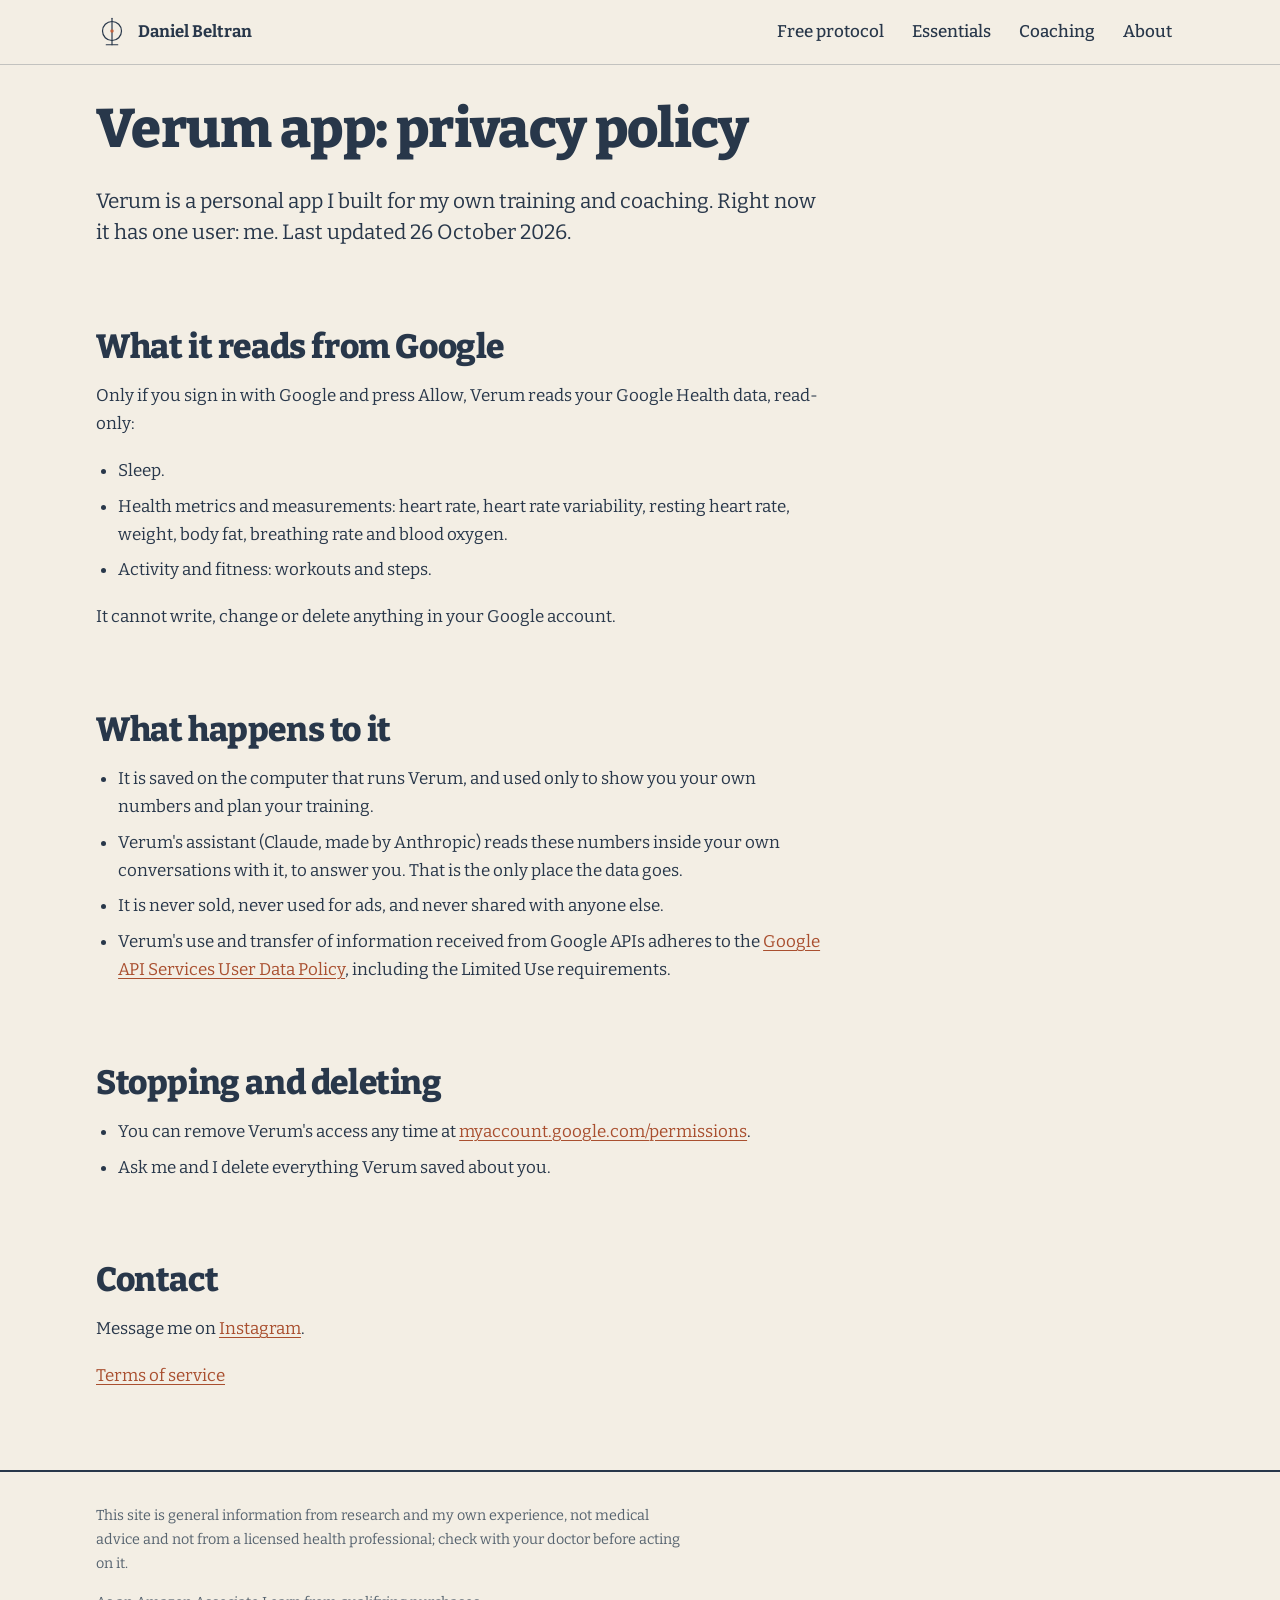
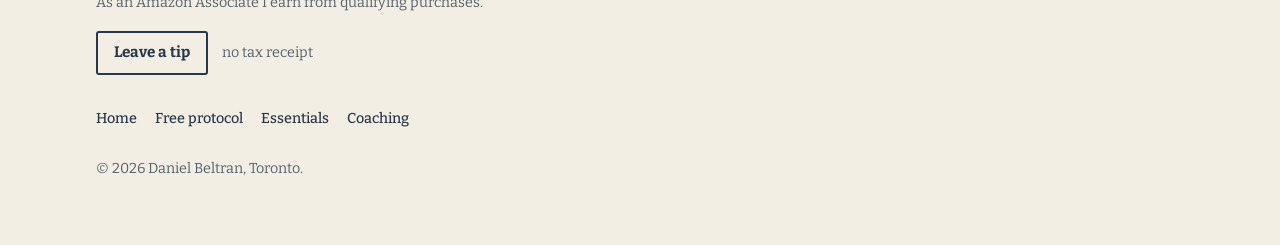
<file: privacy.html>
<!doctype html>
<html lang="en">
<head>
<meta charset="utf-8">
<meta name="viewport" content="width=device-width, initial-scale=1">
<title>Verum app: privacy policy</title>
<meta name="description" content="How the Verum app reads and keeps Google Health data: read-only, for one user, never sold or shared.">
<meta property="og:type" content="website">
<meta property="og:title" content="Verum app: privacy policy">
<meta property="og:description" content="How the Verum app reads and keeps Google Health data: read-only, for one user, never sold or shared.">
<meta name="twitter:card" content="summary">
<meta name="author" content="Daniel Beltran">
<meta name="theme-color" content="#F3EEE4" media="(prefers-color-scheme: light)">
<meta name="theme-color" content="#1B2531" media="(prefers-color-scheme: dark)">
<link rel="icon" href="assets/brand/monogram.svg" type="image/svg+xml">
<link rel="preconnect" href="https://fonts.googleapis.com">
<link rel="preconnect" href="https://fonts.gstatic.com" crossorigin>
<link rel="preload" as="style" href="https://fonts.googleapis.com/css2?family=Bitter:ital,wght@0,400..800;1,400&amp;display=swap" onload="this.onload=null;this.rel='stylesheet'">
<noscript><link rel="stylesheet" href="https://fonts.googleapis.com/css2?family=Bitter:ital,wght@0,400..800;1,400&amp;display=swap"></noscript>
<link rel="stylesheet" href="styles.css">
<script src="site.js" defer></script>
</head>
<body>
<header class="site-head">
  <div class="wrap bar">
    <a class="brand" href="index.html">
      <svg viewBox="0 0 64 64" width="32" height="32" aria-hidden="true" focusable="false"><circle cx="32" cy="30" r="19" fill="none" stroke="currentColor" stroke-width="2.4"/><line x1="32" y1="4.5" x2="32" y2="57.5" stroke="currentColor" stroke-width="2.4" stroke-linecap="round"/><line x1="20.5" y1="57.5" x2="43.5" y2="57.5" stroke="currentColor" stroke-width="2.4" stroke-linecap="round"/><circle class="node" cx="32" cy="30" r="3.4"/></svg>
      Daniel Beltran
    </a>
    <button class="nav-toggle" type="button" data-nav-toggle aria-expanded="false" aria-controls="nav">Menu</button>
    <nav class="nav" id="nav" aria-label="Site">
      <a href="men-18-40.html">Free protocol</a>
      <a href="essentials.html">Essentials</a>
      <a href="coaching.html">Coaching</a>
      <a href="about.html">About</a>
    </nav>
  </div>
</header>

<main class="wrap">
  <h1>Verum app: privacy policy</h1>
  <div class="measure">
    <p class="lede">Verum is a personal app I built for my own training and coaching. Right now it has one user: me. Last updated 26 October 2026.</p>
    <h2>What it reads from Google</h2>
    <p>Only if you sign in with Google and press Allow, Verum reads your Google Health data, read-only:</p>
    <ul>
      <li>Sleep.</li>
      <li>Health metrics and measurements: heart rate, heart rate variability, resting heart rate, weight, body fat, breathing rate and blood oxygen.</li>
      <li>Activity and fitness: workouts and steps.</li>
    </ul>
    <p>It cannot write, change or delete anything in your Google account.</p>
    <h2>What happens to it</h2>
    <ul>
      <li>It is saved on the computer that runs Verum, and used only to show you your own numbers and plan your training.</li>
      <li>Verum's assistant (Claude, made by Anthropic) reads these numbers inside your own conversations with it, to answer you. That is the only place the data goes.</li>
      <li>It is never sold, never used for ads, and never shared with anyone else.</li>
      <li>Verum's use and transfer of information received from Google APIs adheres to the <a href="https://developers.google.com/terms/api-services-user-data-policy" rel="noopener">Google API Services User Data Policy</a>, including the Limited Use requirements.</li>
    </ul>
    <h2>Stopping and deleting</h2>
    <ul>
      <li>You can remove Verum's access any time at <a href="https://myaccount.google.com/permissions" rel="noopener">myaccount.google.com/permissions</a>.</li>
      <li>Ask me and I delete everything Verum saved about you.</li>
    </ul>
    <h2>Contact</h2>
    <p>Message me on <a href="https://www.instagram.com/danielbeltrann_/" rel="me noopener">Instagram</a>.</p>
    <p><a href="terms.html">Terms of service</a></p>
  </div>
</main>

<footer class="site-foot">
  <div class="wrap">
    <p>This site is general information from research and my own experience, not medical advice and not from a licensed health professional; check with your doctor before acting on it.</p>
    <p>As an Amazon Associate I earn from qualifying purchases.</p>
    <div class="tip"><a class="btn" href="https://buy.stripe.com/eVqbJ33tUccc14k6Ko6AM01" rel="noopener">Leave a tip</a><span>no tax receipt</span></div>
    <ul class="links">
      <li><a href="index.html">Home</a></li>
      <li><a href="men-18-40.html">Free protocol</a></li>
      <li><a href="essentials.html">Essentials</a></li>
      <li><a href="coaching.html">Coaching</a></li>
    </ul>
    <p>&copy; <span data-year>2026</span> Daniel Beltran, Toronto.</p>
  </div>
</footer>
</body>
</html>
</file>
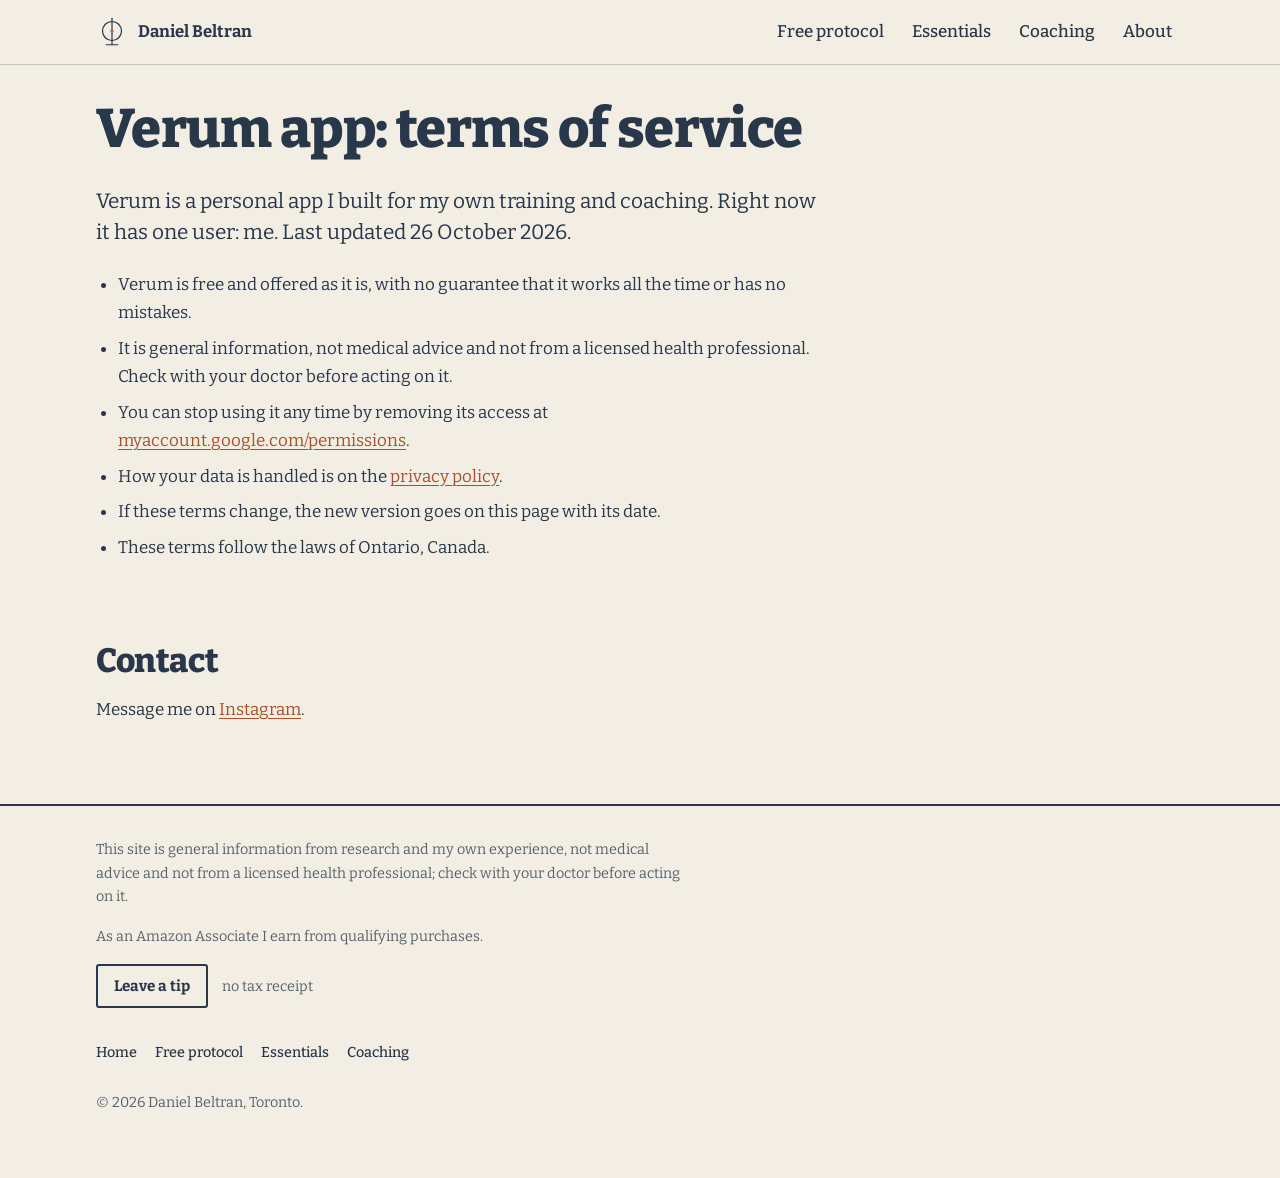
<file: terms.html>
<!doctype html>
<html lang="en">
<head>
<meta charset="utf-8">
<meta name="viewport" content="width=device-width, initial-scale=1">
<title>Verum app: terms of service</title>
<meta name="description" content="The terms for using the Verum app: free, as it is, not medical advice.">
<meta property="og:type" content="website">
<meta property="og:title" content="Verum app: terms of service">
<meta property="og:description" content="The terms for using the Verum app: free, as it is, not medical advice.">
<meta name="twitter:card" content="summary">
<meta name="author" content="Daniel Beltran">
<meta name="theme-color" content="#F3EEE4" media="(prefers-color-scheme: light)">
<meta name="theme-color" content="#1B2531" media="(prefers-color-scheme: dark)">
<link rel="icon" href="assets/brand/monogram.svg" type="image/svg+xml">
<link rel="preconnect" href="https://fonts.googleapis.com">
<link rel="preconnect" href="https://fonts.gstatic.com" crossorigin>
<link rel="preload" as="style" href="https://fonts.googleapis.com/css2?family=Bitter:ital,wght@0,400..800;1,400&amp;display=swap" onload="this.onload=null;this.rel='stylesheet'">
<noscript><link rel="stylesheet" href="https://fonts.googleapis.com/css2?family=Bitter:ital,wght@0,400..800;1,400&amp;display=swap"></noscript>
<link rel="stylesheet" href="styles.css">
<script src="site.js" defer></script>
</head>
<body>
<header class="site-head">
  <div class="wrap bar">
    <a class="brand" href="index.html">
      <svg viewBox="0 0 64 64" width="32" height="32" aria-hidden="true" focusable="false"><circle cx="32" cy="30" r="19" fill="none" stroke="currentColor" stroke-width="2.4"/><line x1="32" y1="4.5" x2="32" y2="57.5" stroke="currentColor" stroke-width="2.4" stroke-linecap="round"/><line x1="20.5" y1="57.5" x2="43.5" y2="57.5" stroke="currentColor" stroke-width="2.4" stroke-linecap="round"/><circle class="node" cx="32" cy="30" r="3.4"/></svg>
      Daniel Beltran
    </a>
    <button class="nav-toggle" type="button" data-nav-toggle aria-expanded="false" aria-controls="nav">Menu</button>
    <nav class="nav" id="nav" aria-label="Site">
      <a href="men-18-40.html">Free protocol</a>
      <a href="essentials.html">Essentials</a>
      <a href="coaching.html">Coaching</a>
      <a href="about.html">About</a>
    </nav>
  </div>
</header>

<main class="wrap">
  <h1>Verum app: terms of service</h1>
  <div class="measure">
    <p class="lede">Verum is a personal app I built for my own training and coaching. Right now it has one user: me. Last updated 26 October 2026.</p>
    <ul>
      <li>Verum is free and offered as it is, with no guarantee that it works all the time or has no mistakes.</li>
      <li>It is general information, not medical advice and not from a licensed health professional. Check with your doctor before acting on it.</li>
      <li>You can stop using it any time by removing its access at <a href="https://myaccount.google.com/permissions" rel="noopener">myaccount.google.com/permissions</a>.</li>
      <li>How your data is handled is on the <a href="privacy.html">privacy policy</a>.</li>
      <li>If these terms change, the new version goes on this page with its date.</li>
      <li>These terms follow the laws of Ontario, Canada.</li>
    </ul>
    <h2>Contact</h2>
    <p>Message me on <a href="https://www.instagram.com/danielbeltrann_/" rel="me noopener">Instagram</a>.</p>
  </div>
</main>

<footer class="site-foot">
  <div class="wrap">
    <p>This site is general information from research and my own experience, not medical advice and not from a licensed health professional; check with your doctor before acting on it.</p>
    <p>As an Amazon Associate I earn from qualifying purchases.</p>
    <div class="tip"><a class="btn" href="https://buy.stripe.com/eVqbJ33tUccc14k6Ko6AM01" rel="noopener">Leave a tip</a><span>no tax receipt</span></div>
    <ul class="links">
      <li><a href="index.html">Home</a></li>
      <li><a href="men-18-40.html">Free protocol</a></li>
      <li><a href="essentials.html">Essentials</a></li>
      <li><a href="coaching.html">Coaching</a></li>
    </ul>
    <p>&copy; <span data-year>2026</span> Daniel Beltran, Toronto.</p>
  </div>
</footer>
</body>
</html>
</file>
<file: styles.css>
/* Site v1. One family (Bitter), ink on paper, clay for the one live thing on a page. */
:root{
  --bg:#F3EEE4;--bg-2:#EBE4D6;--fg:#28374A;--fg-2:#56636F;
  --rule:rgba(40,55,74,.24);--rule-strong:#28374A;
  --accent:#A94F2F;--accent-ink:#F3EEE4;--mark:#C1613D;--plate:#F3EEE4;
  --font:'Bitter',Rockwell,'Roboto Slab',Georgia,'Times New Roman',serif;
  --measure:66ch;--gutter:16px;
  color-scheme:light;
}
@media (prefers-color-scheme:dark){
  :root{
    --bg:#1B2531;--bg-2:#233142;--fg:#ECE7DD;--fg-2:#B5AFA3;
    --rule:rgba(236,231,221,.24);--rule-strong:#ECE7DD;
    --accent:#E08A66;--accent-ink:#1B2531;
    color-scheme:dark;
  }
}
*,*::before,*::after{box-sizing:border-box}
html{-webkit-text-size-adjust:100%;scroll-behavior:smooth}
@media (prefers-reduced-motion:reduce){html{scroll-behavior:auto}*{transition:none!important;animation:none!important}}
body{margin:0;background:var(--bg);color:var(--fg);font:400 17px/1.65 var(--font);font-feature-settings:"kern","liga";overflow-x:hidden}
img{max-width:100%;height:auto;display:block}
a{color:var(--accent);text-underline-offset:.16em;text-decoration-thickness:1px}
a:hover{text-decoration-thickness:2px}
:focus-visible{outline:3px solid var(--mark);outline-offset:3px;border-radius:2px}
h1,h2,h3,h4{font-weight:800;line-height:1.08;letter-spacing:-.012em;margin:0 0 .5em;text-wrap:balance}
h1{font-size:clamp(2.1rem,1.4rem + 3.2vw,3.4rem)}
h2{font-size:clamp(1.55rem,1.2rem + 1.4vw,2.1rem);margin-top:2.4em}
h3{font-size:1.2rem;margin-top:1.8em;letter-spacing:0}
h4{font-size:1rem;margin-top:1.4em;letter-spacing:0}
p,ul,ol,dl{margin:0 0 1.1em}
ul,ol{padding-left:1.3em}
li{margin:0 0 .45em}
small,.small{font-size:.86rem}
strong{font-weight:700}
hr{border:0;border-top:1px solid var(--rule);margin:2.5rem 0}

/* shell */
.wrap{width:100%;max-width:1120px;margin:0 auto;padding:0 var(--gutter)}
main.wrap>h1:first-child{margin-top:2.2rem}
.measure{max-width:var(--measure)}
.site-head{border-bottom:1px solid var(--rule)}
.bar{display:flex;align-items:center;justify-content:space-between;gap:12px;min-height:64px;flex-wrap:wrap}
.brand{display:inline-flex;align-items:center;gap:10px;color:var(--fg);text-decoration:none;font-weight:700;font-size:1.05rem;min-height:44px}
.brand svg{width:32px;height:32px;flex:none}
.brand .node{fill:var(--mark)}
.nav-toggle{display:none;background:none;border:1px solid var(--rule);color:var(--fg);font:inherit;font-weight:700;min-height:44px;min-width:44px;padding:0 14px;border-radius:3px;cursor:pointer}
.nav{display:flex;gap:4px;flex-wrap:wrap}
.nav a{display:inline-flex;align-items:center;min-height:44px;padding:0 12px;color:var(--fg);text-decoration:none;font-weight:500;border-radius:3px}
.nav a:hover{text-decoration:underline;text-underline-offset:.3em}
.nav a[aria-current=page]{box-shadow:inset 0 -3px 0 var(--mark)}
@media (max-width:719px){
  .js .nav-toggle{display:inline-flex;align-items:center;justify-content:center}
  .js .nav{display:none;width:100%;flex-direction:column;padding:6px 0 12px;border-top:1px solid var(--rule)}
  .js .nav.is-open{display:flex}
  .nav a{min-height:48px}
}

/* notices */
.notice{font-size:.9rem;color:var(--fg-2);border-left:3px solid var(--mark);padding:.35em 0 .35em .9em;margin:1.4rem 0 2rem;max-width:var(--measure)}
.lede{font-size:clamp(1.12rem,1rem + .6vw,1.3rem);line-height:1.5;max-width:var(--measure)}
.muted{color:var(--fg-2)}

/* buttons */
.btn{display:inline-flex;align-items:center;justify-content:center;gap:.5em;min-height:48px;padding:0 22px;border-radius:3px;border:2px solid var(--fg);color:var(--fg);background:transparent;font:inherit;font-weight:700;text-decoration:none;cursor:pointer}
.btn:hover{background:var(--bg-2)}
.btn-primary{background:var(--accent);border-color:var(--accent);color:var(--accent-ink)}
.btn-primary:hover{background:var(--accent);filter:brightness(.93)}
.btn-row{display:flex;flex-wrap:wrap;align-items:center;gap:12px 18px;margin:1.6rem 0}
.aside-note{font-size:.9rem;color:var(--fg-2)}

/* hero (index) */
.hero{padding:2.4rem 0 1rem}
.hero .who{font-size:1.05rem;max-width:var(--measure);margin-bottom:1.2rem}
.hero h1{max-width:18ch}
@media (min-width:860px){
  .hero{display:grid;grid-template-columns:3fr 2fr;gap:48px;align-items:end;padding-top:3.5rem}
}

/* figure plate: a sheet of paper, in both modes */
.plate{margin:1.5rem 0;border:1px solid var(--rule);background:var(--plate);padding:0}
.plate img{width:100%}
.plate figcaption{font-size:.875rem;color:var(--fg-2);padding:.55em .9em;border-top:1px solid var(--rule);background:var(--bg)}

/* doors (index) */
.doors{list-style:none;padding:0;margin:3rem 0 1rem;border-top:2px solid var(--rule-strong)}
.doors li{margin:0;border-bottom:1px solid var(--rule)}
.doors a{display:grid;gap:4px 32px;padding:26px 0;color:inherit;text-decoration:none}
.doors .t{font-weight:800;font-size:clamp(1.35rem,1.1rem + 1vw,1.8rem);line-height:1.15;letter-spacing:-.01em}
.doors .d{color:var(--fg-2);max-width:60ch}
.doors .t::after{content:' \2192';color:var(--mark)}
.doors a:hover .t,.doors a:focus-visible .t{text-decoration:underline;text-decoration-color:var(--mark);text-decoration-thickness:3px;text-underline-offset:.14em}
@media (min-width:700px){.doors a{grid-template-columns:minmax(0,1fr) minmax(0,1.6fr)}}

/* grade tag */
.g{display:inline-block;font-size:.84rem;line-height:1.1;font-weight:500;color:var(--fg-2);border:1px solid var(--rule);border-radius:2px;padding:.2em .5em;margin:.15em 0 0 .35em;white-space:nowrap;vertical-align:.12em;letter-spacing:.01em}
.g b{font-weight:700;color:var(--fg)}
.g[data-g=gap] b,.g[data-g=data] b{font-style:italic}

/* the week grid */
.week{list-style:none;padding:0;margin:1.6rem 0 0;border-top:2px solid var(--rule-strong);display:grid;grid-template-columns:1fr}
.week li{margin:0;display:grid;grid-template-columns:6.25rem minmax(0,1fr);gap:4px 14px;padding:12px 0;border-bottom:1px solid var(--rule)}
.week .dn{font-weight:800;font-size:1.05rem;line-height:1.3}
.week .dw{font-weight:700;display:block}
.week .dt{font-size:.92rem;color:var(--fg-2);display:block;margin-top:2px}
.week .everyday{grid-template-columns:6.25rem minmax(0,1fr);background:var(--bg-2);border-bottom:2px solid var(--rule-strong);padding:14px 10px}
@media (min-width:860px){
  .week{grid-template-columns:repeat(7,minmax(0,1fr));border-bottom:1px solid var(--rule)}
  .week li{display:block;padding:12px 10px 16px;border-bottom:0;border-right:1px solid var(--rule)}
  .week li:nth-child(7){border-right:0}
  .week .dn{display:block;margin-bottom:6px}
  .week .everyday{grid-column:1 / -1;display:grid;grid-template-columns:7rem minmax(0,1fr);gap:14px;border-right:0;border-top:1px solid var(--rule);padding:14px 10px}
}

/* how-to box */
.box{background:var(--bg-2);border:1px solid var(--rule);padding:1.1rem 1.2rem;margin:2rem 0;max-width:var(--measure)}
.box h2,.box h3{margin-top:0;font-size:1.1rem}
.box p:last-child,.box ul:last-child{margin-bottom:0}
.box dl{display:grid;grid-template-columns:auto 1fr;gap:.25em .9em;margin:0 0 .8em}
.box dt{font-weight:700;white-space:nowrap}
.box dd{margin:0}

/* protocol layout: a margin column with the section list */
.layout{display:grid;gap:32px;margin-top:2rem}
.toc{font-size:.95rem}
.toc ol{list-style:none;padding:0;margin:0;display:flex;flex-wrap:wrap;gap:4px 14px}
.toc a{display:inline-flex;align-items:center;min-height:44px;color:var(--fg);text-decoration:none;font-weight:500;border-bottom:1px solid transparent}
.toc a:hover{border-bottom-color:var(--mark)}
.body{max-width:var(--measure);min-width:0}
.body h2{border-top:2px solid var(--rule-strong);padding-top:.7em;margin-top:2.6em}
.body h2:first-child{margin-top:0}
@media (max-width:959px){.toc ol{display:grid;grid-template-columns:1fr 1fr;gap:0 16px}.toc a{width:100%;border-bottom:1px solid var(--rule)}}
@media (min-width:960px){
  .layout{grid-template-columns:13rem minmax(0,1fr);gap:56px}
  .toc{position:sticky;top:16px;align-self:start;padding-top:.9rem}
  .toc ol{display:block}
  .toc li{margin:0}
  .toc a{display:flex;min-height:40px;padding:4px 0;border-bottom:1px solid var(--rule);width:100%}
}
.cue{font-weight:700}
.open-q{color:var(--fg-2);font-size:.95rem;border-left:3px solid var(--rule);padding-left:.9em;margin:1em 0 1.4em}
.back{font-size:.9rem;margin:1.6em 0 0}
@media (min-width:960px){.back{display:none}}
.sess{list-style:none;padding:0;margin:0 0 1.4em;border-top:1px solid var(--rule)}
.sess li{margin:0;padding:.45em 0;border-bottom:1px solid var(--rule);display:grid;grid-template-columns:minmax(0,1fr) auto;gap:16px}
.sess li span:last-child{color:var(--fg-2);white-space:nowrap}
.gaps{columns:2;column-gap:32px}
@media (max-width:600px){.gaps{columns:1}}

/* essentials */
.group{margin-top:3.2rem}
.group h2{margin-top:0}
.disclose{font-size:.9rem;color:var(--fg-2);margin:.4rem 0 1.4rem}
.cat{border-top:1px solid var(--rule);padding:1.1rem 0 1.3rem;display:grid;gap:8px 32px}
.cat h3{margin:0;font-size:1.08rem}
.cat .rule{font-size:.92rem;color:var(--fg-2);margin:0}
.cat ul{list-style:none;padding:0;margin:0;display:grid;gap:2px}
.cat li{margin:0;font-size:.97rem}
.cat .lab{display:block;font-size:.875rem;color:var(--fg-2)}
.cat a{font-weight:700}
.cat li>a{display:inline-flex;align-items:center;min-height:44px}
.own{font-size:.8rem;font-weight:700;color:var(--fg);border:1px solid var(--fg);border-radius:2px;padding:.15em .45em;margin-left:.4em;white-space:nowrap;vertical-align:.1em}
.notyet{font-size:.8rem;font-weight:500;color:var(--fg-2);border:1px dashed var(--rule);border-radius:2px;padding:.15em .45em;margin-left:.4em;white-space:nowrap;vertical-align:.1em}
@media (min-width:760px){
  .cat{grid-template-columns:minmax(0,1.1fr) minmax(0,2fr)}
  .cat h3,.cat .rule{grid-column:1}
  .cat ul{grid-column:2;grid-row:1 / span 2}
}

/* coaching steps: a real sequence */
.steps{list-style:none;padding:0;margin:1.2rem 0 2rem;counter-reset:s;max-width:var(--measure)}
.steps li{counter-increment:s;display:grid;grid-template-columns:2.6rem minmax(0,1fr);gap:0 12px;padding:1rem 0;border-top:1px solid var(--rule);margin:0}
.steps li::before{content:counter(s);font-weight:800;font-size:1.6rem;line-height:1;color:var(--mark);grid-column:1;grid-row:1 / span 2}
.steps h3{margin:0 0 .25em;font-size:1.08rem;grid-column:2}
.steps p{margin:0;grid-column:2}
.book-soon{max-width:var(--measure);margin:1.6rem 0;padding:.6em .9em;border:1px solid var(--rule);background:var(--bg-2)}
.twocol{display:grid;gap:8px 40px}
@media (min-width:760px){.twocol{grid-template-columns:1fr 1fr}}

/* footer */
.site-foot{margin-top:5rem;border-top:2px solid var(--rule-strong);padding:2rem 0 3rem;font-size:.9rem;color:var(--fg-2)}
.site-foot p{max-width:var(--measure)}
.site-foot .links{display:flex;flex-wrap:wrap;gap:0 18px;margin:0 0 1rem;padding:0;list-style:none}
.site-foot .links li{margin:0}
.site-foot .links a{display:inline-flex;align-items:center;min-height:44px;color:var(--fg);text-decoration:none;font-weight:500}
.site-foot .links a:hover{text-decoration:underline}
.site-foot .tip{display:flex;flex-wrap:wrap;align-items:center;gap:8px 14px;margin:0 0 1.4rem}
.site-foot .btn{min-height:44px;padding:0 16px;font-size:.95rem}
</file>
